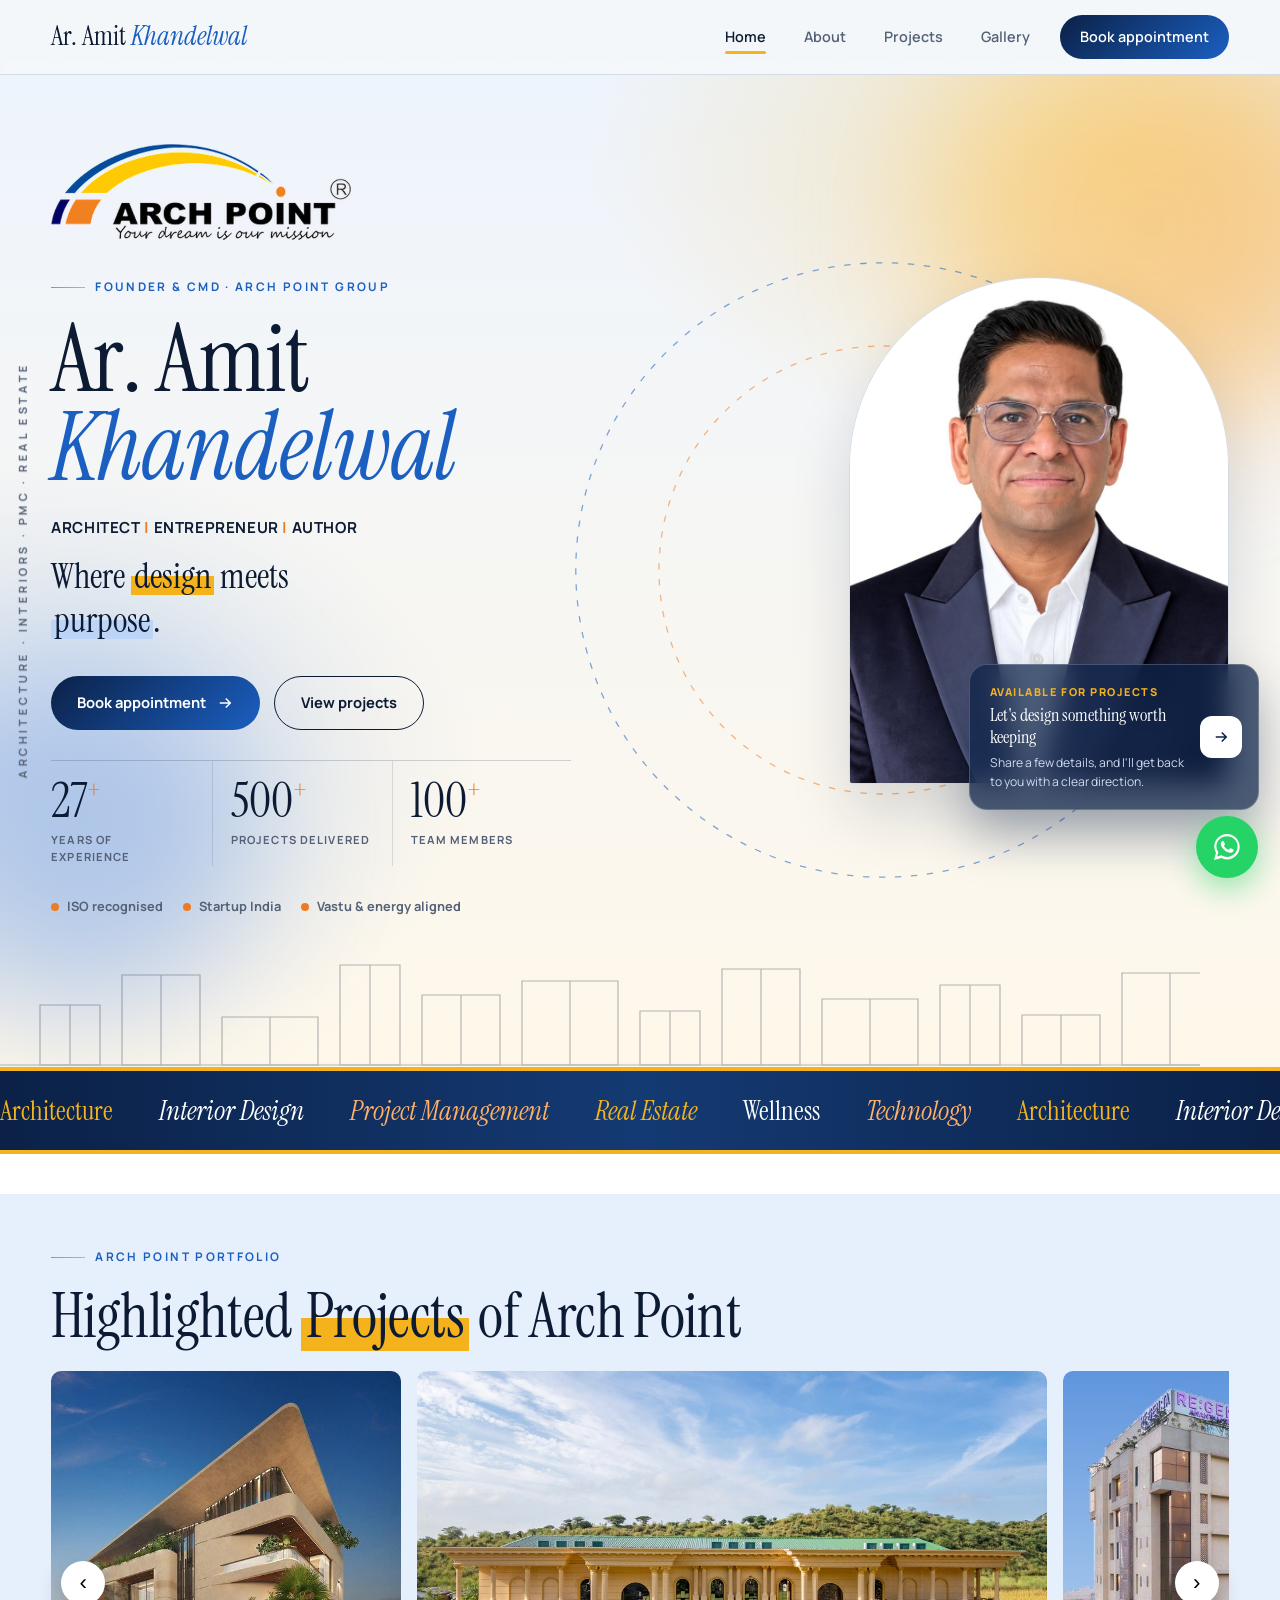
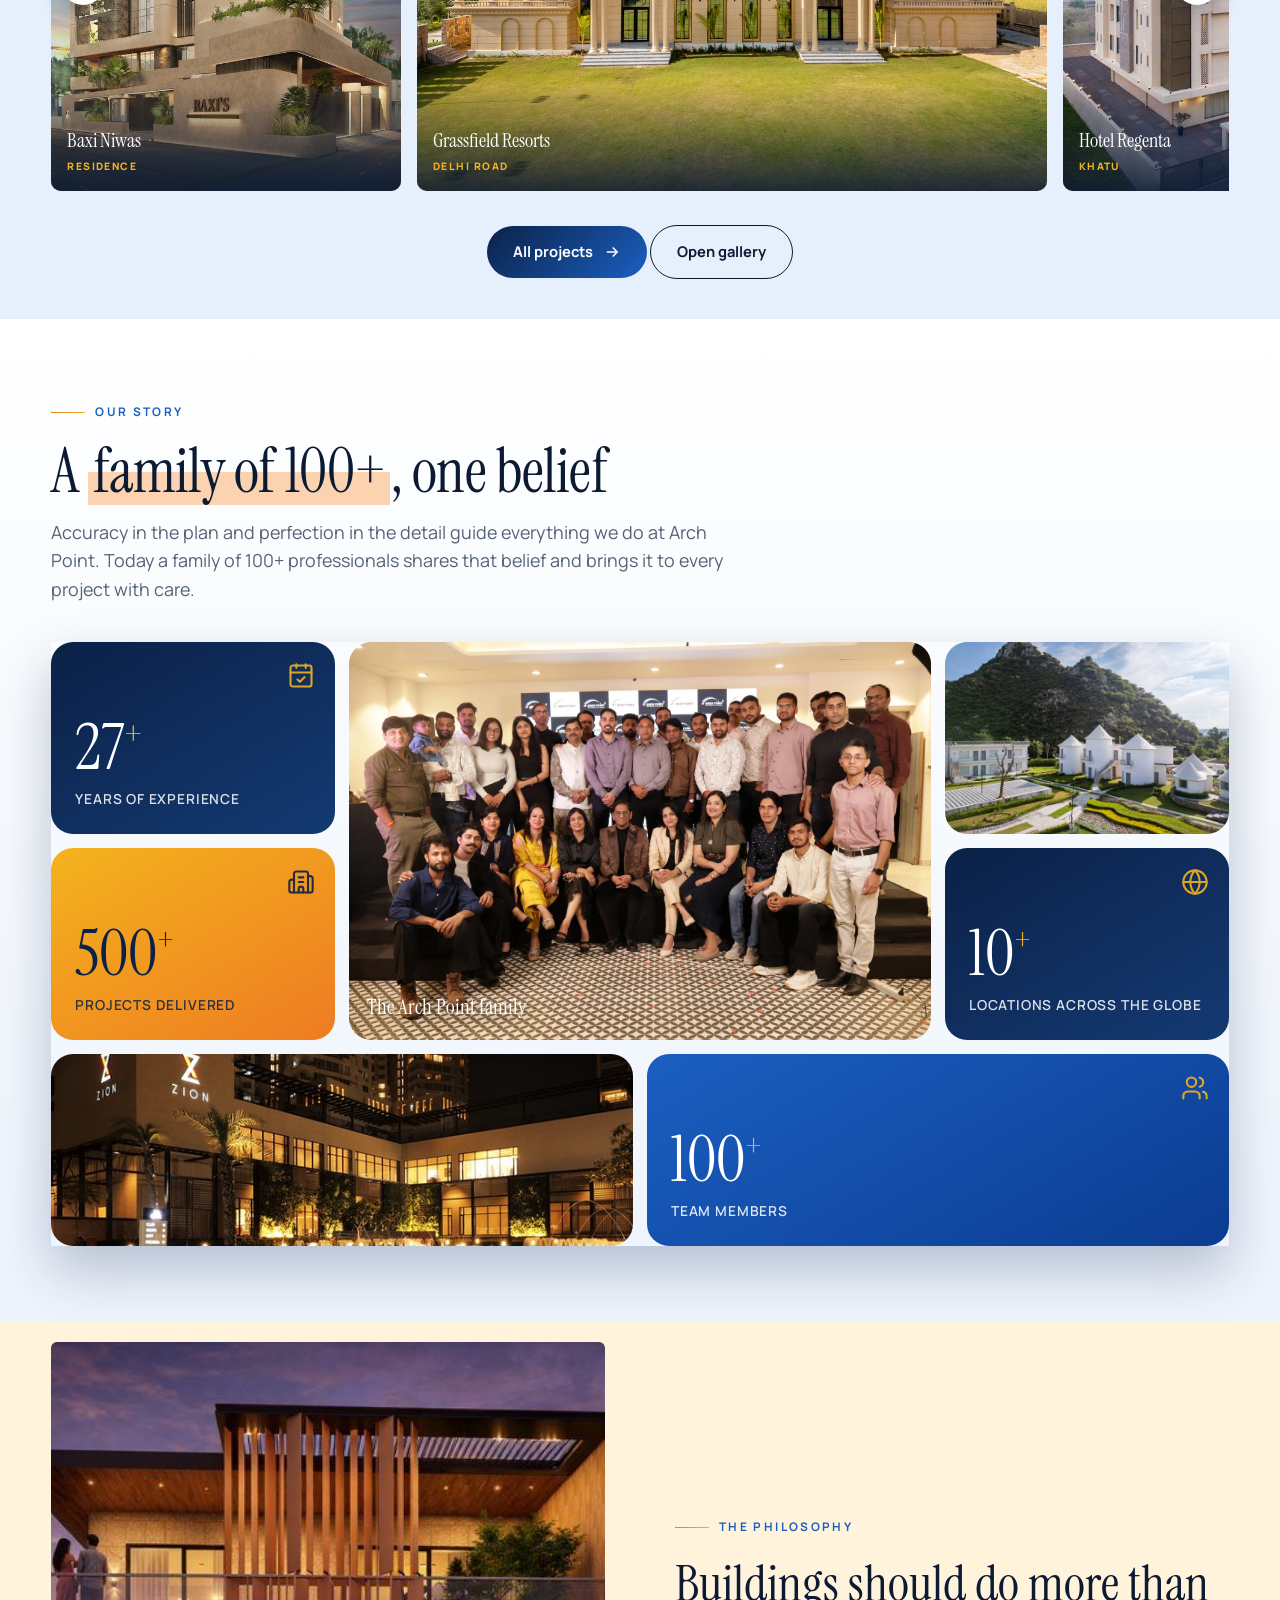
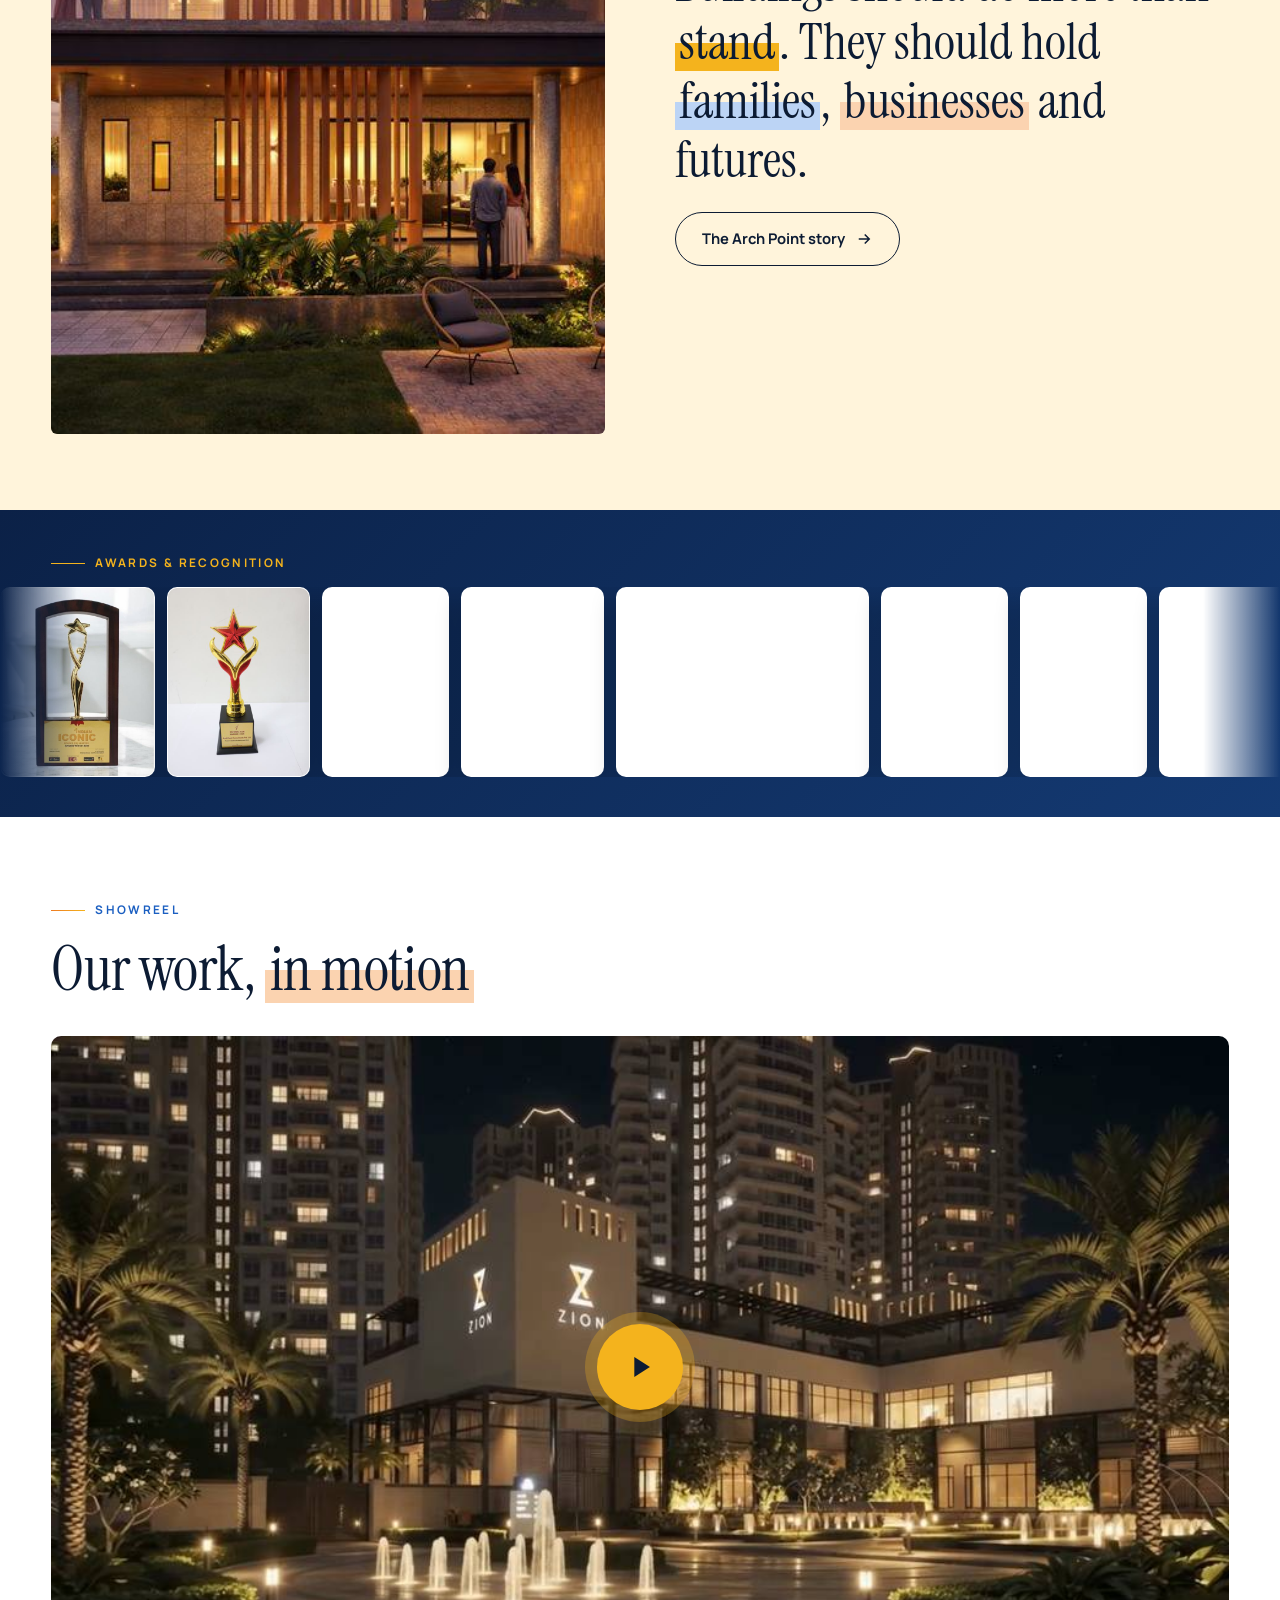
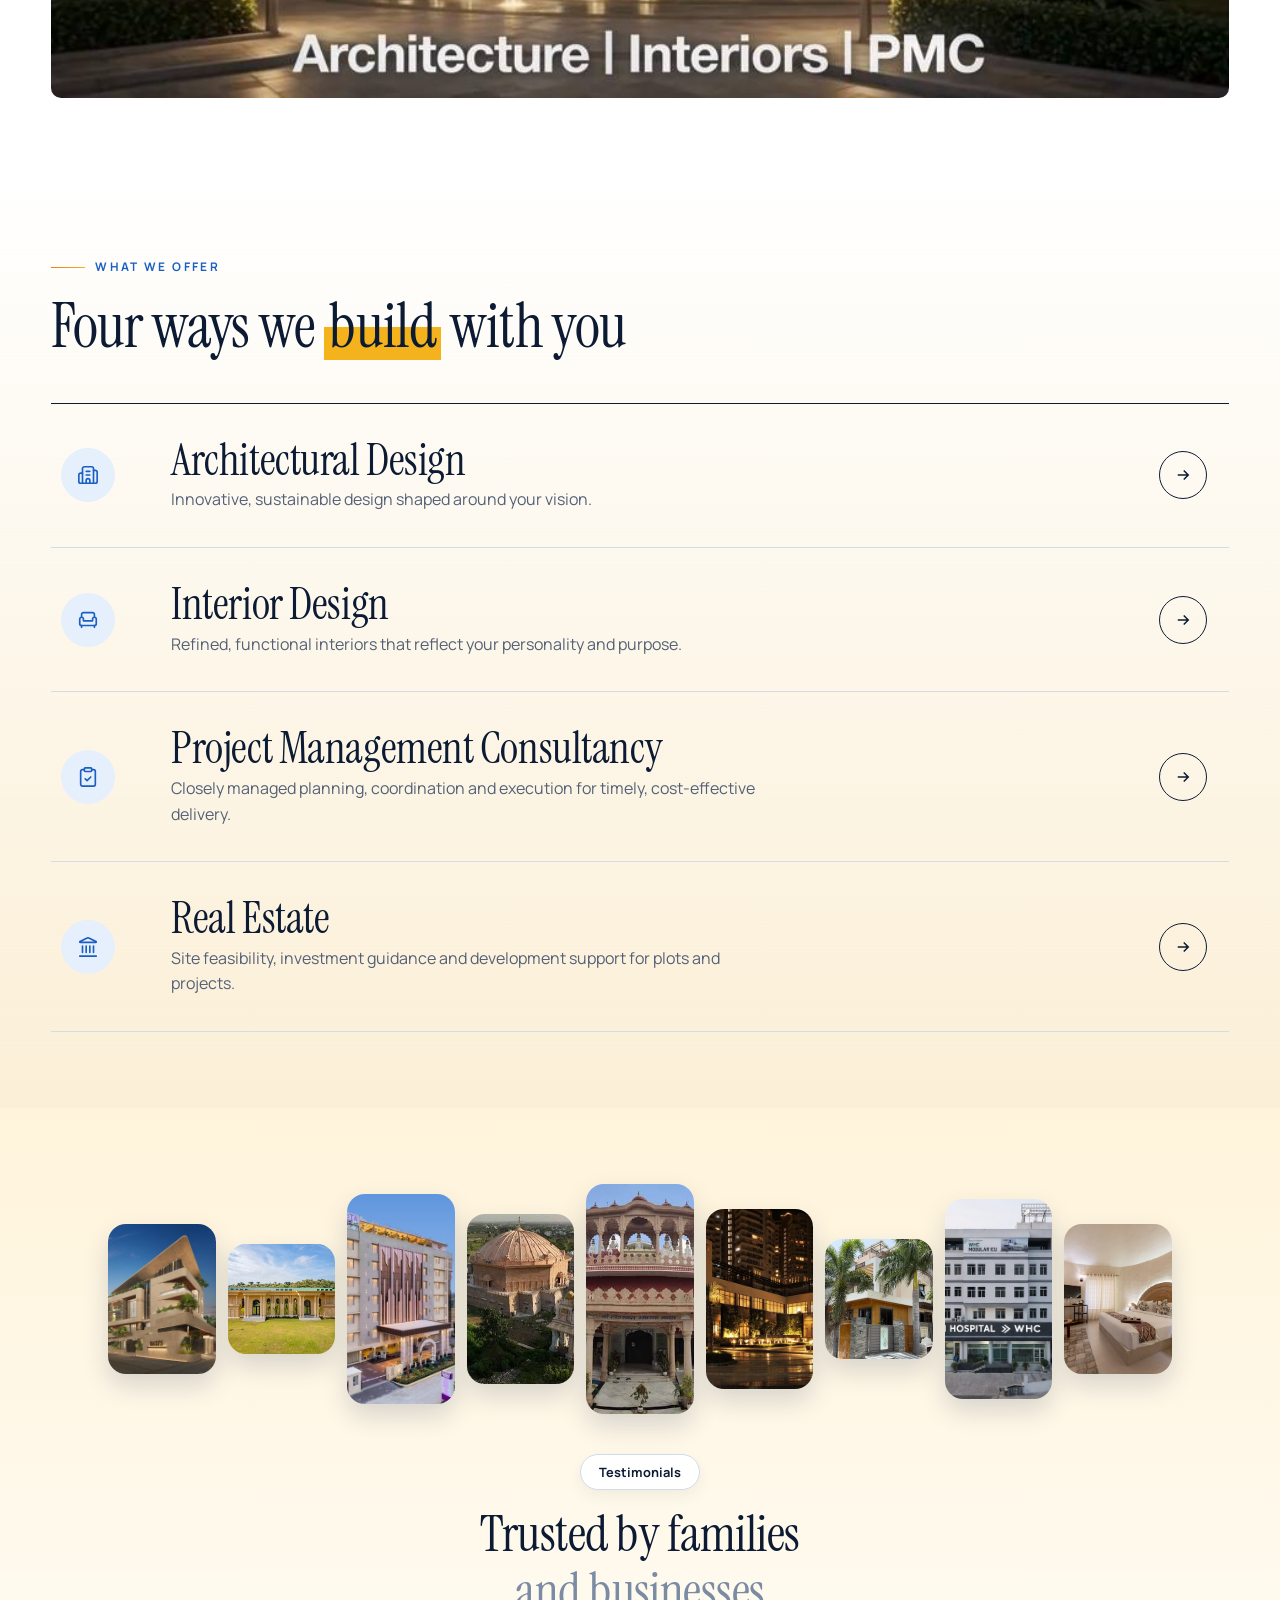
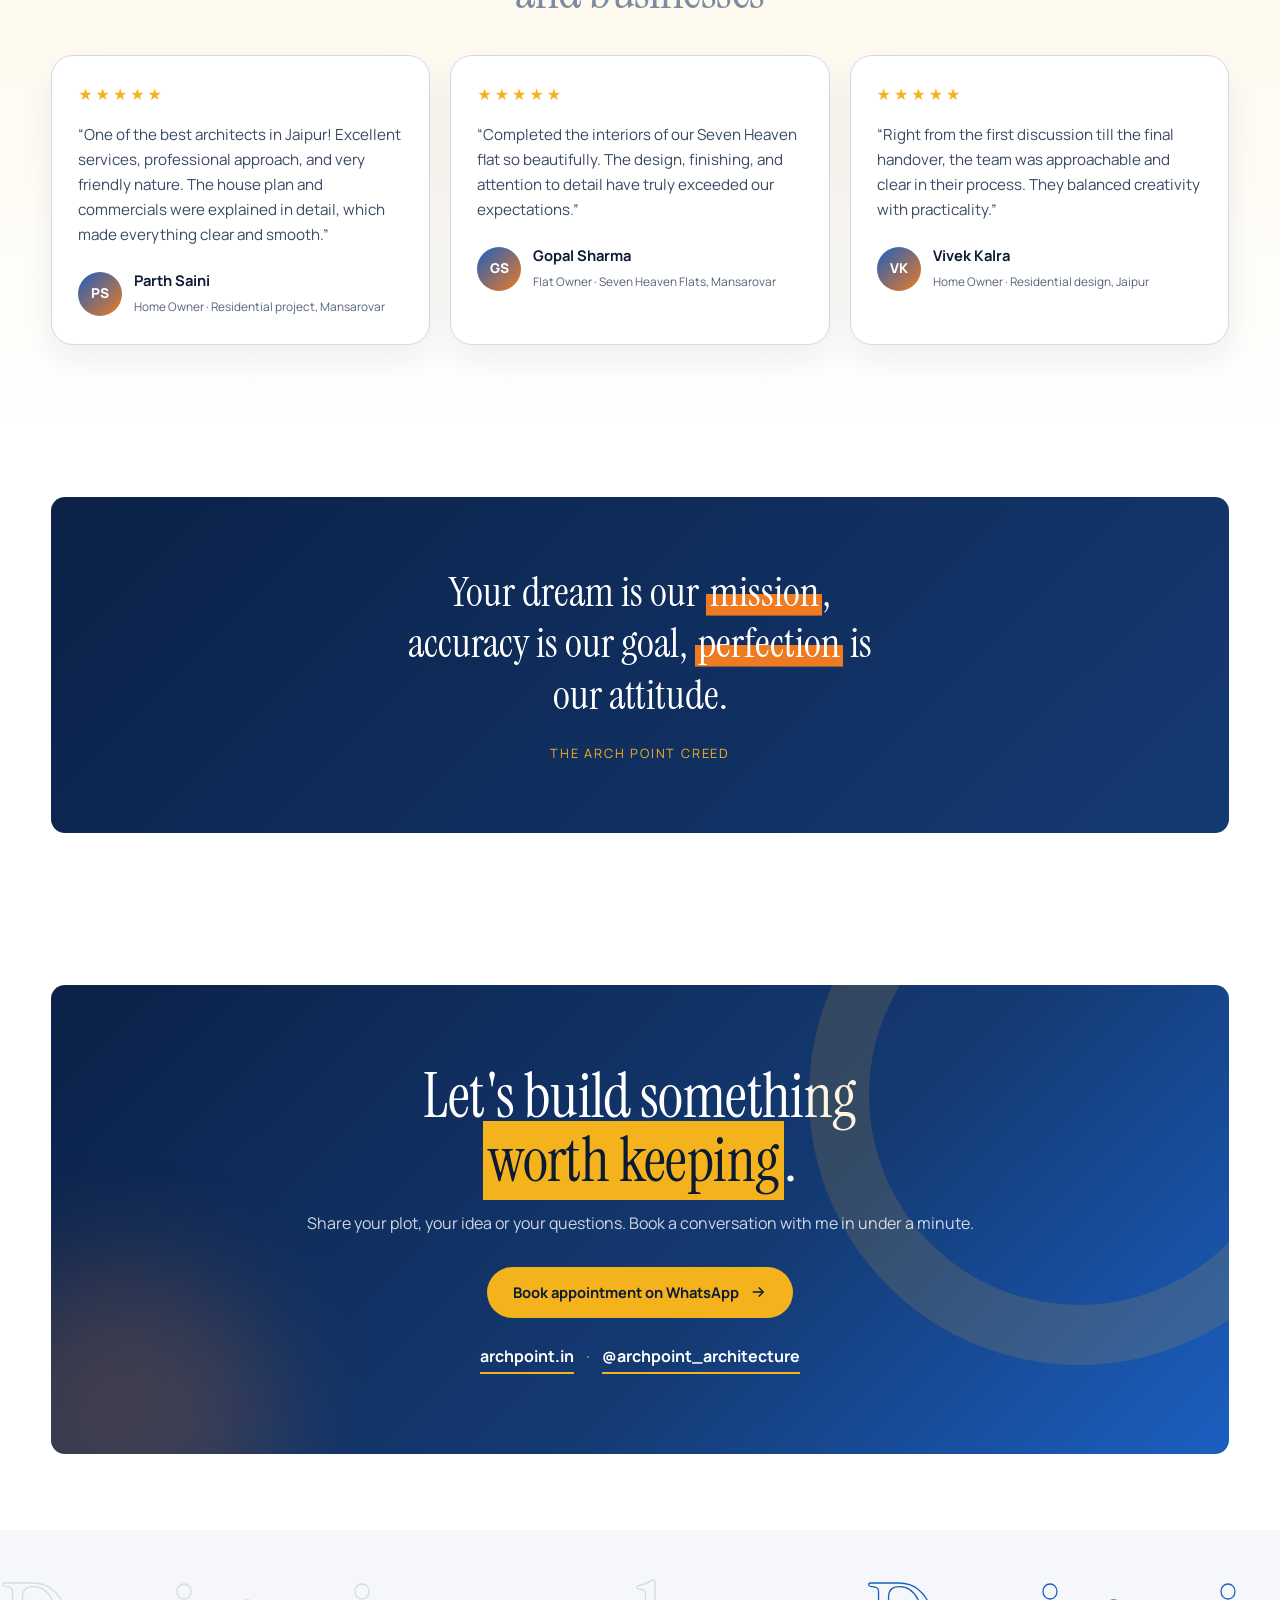
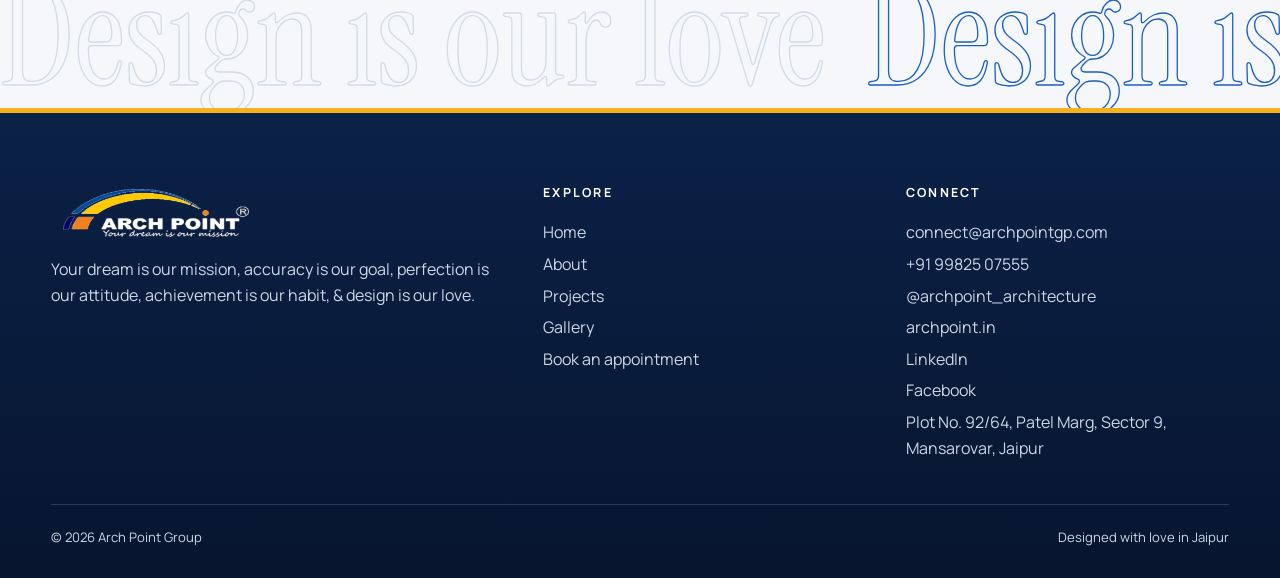
<file: index.html>
<!DOCTYPE html><html lang="en"><head><meta charset="utf-8"><meta name="viewport" content="width=device-width,initial-scale=1"><title>Ar. Amit Khandelwal | Founder & CMD, Arch Point Group</title><meta name="description" content="Portfolio of Ar. Amit Khandelwal, Founder & CMD of Arch Point Group, Jaipur. Architecture, interiors, PMC, real estate and wellness."><meta name="color-scheme" content="light"><link rel="preconnect" href="https://fonts.googleapis.com"><link rel="preconnect" href="https://fonts.gstatic.com" crossorigin><link href="https://fonts.googleapis.com/css2?family=Instrument+Serif:ital@0;1&family=Manrope:wght@400;500;600;700;800&display=swap" rel="stylesheet"><link rel="icon" href="assets/img/logo-apcl.png"><link rel="stylesheet" href="css/site.css?v=bbdde440"></head><body><header class="nav"><div class="wrap"><a class="brand" href="index.html"><span class="bn">Ar. Amit <i>Khandelwal</i></span></a>
<button class="burger" aria-label="Menu"><i></i><i></i></button><nav class="menu"><a href="index.html" class=on>Home</a><a href="about.html">About</a><a href="projects.html">Projects</a><a href="gallery.html">Gallery</a><a class="btn" href="contact.html">Book appointment</a></nav></div></header><main><section class="hero"><div class="vside" aria-hidden="true">Architecture &middot; Interiors &middot; PMC &middot; Real Estate</div><div class="wrap"><div>
<img class="plogo hl1" src="assets/img/logo-primary.png" alt="Arch Point Consultants Pvt. Ltd. - Your dream is our mission">
<div class="eyebrow">Founder &amp; CMD &middot; Arch Point Group</div>
<h1><span data-letters>Ar. Amit</span><span class="n2" data-letters>Khandelwal</span></h1>
<p class="role">ARCHITECT <span>|</span> ENTREPRENEUR <span>|</span> AUTHOR</p>
<p class="tagline">Where <mark class="hl">design</mark> meets <mark class="hl b">purpose</mark>.</p>
<div class="cta"><a class="btn" href="contact.html">Book appointment <svg width="18" height="18" viewBox="0 0 24 24" fill="none" stroke="currentColor" stroke-width="2"><path d="M5 12h14M13 6l6 6-6 6"/></svg></a><a class="btn ghost" href="projects.html">View projects</a></div><div class="hstats rv"><div><b data-n="27">0</b><small>Years of experience</small></div><div><b data-n="500">0</b><small>Projects delivered</small></div><div><b data-n="100">0</b><small>Team members</small></div></div><ul class="trust"><li>ISO recognised</li><li>Startup India</li><li>Vastu &amp; energy aligned</li></ul></div>
<div class="portrait"><div class="arch"><div class="mono">AK</div><img src="assets/amit-2026.jpg" alt="Ar. Amit Khandelwal" fetchpriority="high" decoding="async"></div>
<a class="glass" href="contact.html"><small>Available for projects</small><b>Let's design something worth keeping</b><p>Share a few details, and I'll get back to you with a clear direction.</p><span class="go"><svg width="18" height="18" viewBox="0 0 24 24" fill="none" stroke="currentColor" stroke-width="2"><path d="M5 12h14M13 6l6 6-6 6"/></svg></span></a></div></div><div class="blob b1"></div><div class="blob b2"></div><svg class="orbit" viewBox="0 0 200 200"><circle cx="100" cy="100" r="96"/><circle cx="100" cy="100" r="70"/></svg><div id="elev"></div></section>
<div class="ticker"><div><span>Architecture</span><span>Interior Design</span><span>Project Management</span><span>Real Estate</span><span>Wellness</span><span>Technology</span><span>Architecture</span><span>Interior Design</span><span>Project Management</span><span>Real Estate</span><span>Wellness</span><span>Technology</span></div></div>
<section class="hlsec"><div class="wrap"><div class="eyebrow">Arch Point portfolio</div><h2 class="rv">Highlighted <mark class="hl">Projects</mark> of Arch Point</h2><div style="height:22px"></div><div class="car"><div class="strip"><figure class="cs" style="--r:0.833" data-t="Baxi Niwas" data-k="Residence" tabindex="0"><img src="assets/img/baxi-exterior.jpg" data-full="assets/img/baxi-exterior.jpg" alt="Baxi Niwas" loading="lazy" decoding="async"><figcaption><b>Baxi Niwas</b><span>Residence</span></figcaption></figure><figure class="cs" style="--r:1.499" data-t="Grassfield Resorts" data-k="Delhi Road" tabindex="0"><img src="assets/img/grassfield-clubhouse.jpg" data-full="assets/img/grassfield-clubhouse.jpg" alt="Grassfield Resorts" loading="lazy" decoding="async"><figcaption><b>Grassfield Resorts</b><span>Delhi Road</span></figcaption></figure><figure class="cs" style="--r:1.333" data-t="Hotel Regenta" data-k="Khatu" tabindex="0"><img src="assets/img/regenta-exterior.jpg" data-full="assets/img/regenta-exterior.jpg" alt="Hotel Regenta" loading="lazy" decoding="async"><figcaption><b>Hotel Regenta</b><span>Khatu</span></figcaption></figure><figure class="cs" style="--r:1.600" data-t="Dhai Dweep" data-k="Indore" tabindex="0"><img src="assets/img/dhai-aerial.jpg" data-full="assets/img/dhai-aerial.jpg" alt="Dhai Dweep" loading="lazy" decoding="async"><figcaption><b>Dhai Dweep</b><span>Indore</span></figcaption></figure></div><button class="cb cp" type="button" aria-label="Previous">&lsaquo;</button><button class="cb cn" type="button" aria-label="Next">&rsaquo;</button></div><div style="text-align:center;margin-top:30px"><a class="btn" href="projects.html">All projects <svg width="18" height="18" viewBox="0 0 24 24" fill="none" stroke="currentColor" stroke-width="2"><path d="M5 12h14M13 6l6 6-6 6"/></svg></a> <a class="btn ghost" href="gallery.html">Open gallery</a></div></div></section>
<section class="story"><div class="wrap"><div class="eyebrow">Our story</div><h2 class="rv">A <mark class="hl o">family of 100+</mark>, one belief</h2><p class="lead" style="max-width:62ch;margin-top:14px">Accuracy in the plan and perfection in the detail guide everything we do at Arch Point. Today a family of 100+ professionals shares that belief and brings it to every project with care.</p>
<div class="bn numbers"><div class="d" style="grid-area:a"><b data-n="27">0</b><svg
  class="ic" aria-hidden="true"
  xmlns="http://www.w3.org/2000/svg"
  width="22"
  height="22"
  viewBox="0 0 24 24"
  fill="none"
  stroke="currentColor"
  stroke-width="2"
  stroke-linecap="round"
  stroke-linejoin="round"
>
  <path d="M8 2v3" />
  <path d="M16 2v3" />
  <rect x="3" y="3" width="18" height="18" rx="2" />
  <path d="M3 9h18" />
  <path d="m9 15 2 2 4-4" />
</svg><small>Years of experience</small></div>
<div class="p" style="grid-area:b"><img src="assets/img/team.jpg" alt="The Arch Point team" loading="lazy" decoding="async"><span>The Arch Point family</span></div>
<div class="p" style="grid-area:c"><img src="assets/img/t/grassfield-cottages.jpg" alt="Grassfield Resorts" loading="lazy" decoding="async"></div>
<div class="d y" style="grid-area:d"><b data-n="500">0</b><svg
  class="ic" aria-hidden="true"
  xmlns="http://www.w3.org/2000/svg"
  width="22"
  height="22"
  viewBox="0 0 24 24"
  fill="none"
  stroke="currentColor"
  stroke-width="2"
  stroke-linecap="round"
  stroke-linejoin="round"
>
  <path d="M10 12h4" />
  <path d="M10 8h4" />
  <path d="M14 21v-3a2 2 0 0 0-4 0v3" />
  <path d="M6 10H4a2 2 0 0 0-2 2v7a2 2 0 0 0 2 2h16a2 2 0 0 0 2-2V9a2 2 0 0 0-2-2h-2" />
  <path d="M6 21V5a2 2 0 0 1 2-2h8a2 2 0 0 1 2 2v16" />
</svg><small>Projects delivered</small></div>
<div class="d" style="grid-area:e"><b data-n="10">0</b><svg
  class="ic" aria-hidden="true"
  xmlns="http://www.w3.org/2000/svg"
  width="22"
  height="22"
  viewBox="0 0 24 24"
  fill="none"
  stroke="currentColor"
  stroke-width="2"
  stroke-linecap="round"
  stroke-linejoin="round"
>
  <circle cx="12" cy="12" r="10" />
  <path d="M12 2a14.5 14.5 0 0 0 0 20 14.5 14.5 0 0 0 0-20" />
  <path d="M2 12h20" />
</svg><small>Locations across the globe</small></div>
<div class="p" style="grid-area:f"><img src="assets/img/t/zion-1.jpg" alt="Zion Club" loading="lazy" decoding="async"></div>
<div class="d b" style="grid-area:g"><b data-n="100">0</b><svg
  class="ic" aria-hidden="true"
  xmlns="http://www.w3.org/2000/svg"
  width="22"
  height="22"
  viewBox="0 0 24 24"
  fill="none"
  stroke="currentColor"
  stroke-width="2"
  stroke-linecap="round"
  stroke-linejoin="round"
>
  <path d="M16 21v-2a4 4 0 0 0-4-4H6a4 4 0 0 0-4 4v2" />
  <path d="M16 3.128a4 4 0 0 1 0 7.744" />
  <path d="M22 21v-2a4 4 0 0 0-3-3.87" />
  <circle cx="9" cy="7" r="4" />
</svg><small>Team members</small></div></div></div></section>
<section style="padding-top:20px"><div class="wrap split"><div class="imgrv rv" style="aspect-ratio:4/5"><img src="assets/img/sangeeta-exterior.jpg" alt="Sangeeta Ji Residence, Ajmer" loading="lazy" decoding="async"></div>
<div class="rv d1"><div class="eyebrow">The philosophy</div><p class="bigq">Buildings should do more than <mark class="hl">stand</mark>. They should hold <mark class="hl b">families</mark>, <mark class="hl o">businesses</mark> and futures.</p><div style="height:22px"></div><a class="btn ghost" href="about.html">The Arch Point story <svg width="18" height="18" viewBox="0 0 24 24" fill="none" stroke="currentColor" stroke-width="2"><path d="M5 12h14M13 6l6 6-6 6"/></svg></a></div></div></section>
<section class="awsec"><div class="wrap"><div class="eyebrow">Awards &amp; recognition</div></div><div class="hmar rv" aria-label="Awards and achievements"><div class="hrow"><a href="gallery.html#achievements"><img src="assets/img/t/ach-iibl-trophy.jpg" alt="IIBL Award 2024" loading="lazy" decoding="async"></a><a href="gallery.html#achievements"><img src="assets/img/t/ach-national-icon-trophy.jpg" alt="National Icon Award 2025" loading="lazy" decoding="async"></a><a href="gallery.html#achievements"><img src="assets/img/t/ach-asia-leadership-trophy.jpg" alt="Asia&#x27;s Leadership Awards" loading="lazy" decoding="async"></a><a href="gallery.html#achievements"><img src="assets/img/t/award-2025.jpg" alt="Excellence Awards 2025" loading="lazy" decoding="async"></a><a href="gallery.html#achievements"><img src="assets/img/t/ach-womens-day-stage.jpg" alt="Women&#x27;s Day felicitation" loading="lazy" decoding="async"></a><a href="gallery.html#achievements"><img src="assets/img/t/ach-iibl-certificate.jpg" alt="Most Admired Architecture Company" loading="lazy" decoding="async"></a><a href="gallery.html#achievements"><img src="assets/img/t/ach-pride-of-rajasthan.jpg" alt="Pride of Rajasthan" loading="lazy" decoding="async"></a><a href="gallery.html#achievements"><img src="assets/img/t/ach-asia-leadership-certificate.jpg" alt="3rd Asia&#x27;s Leadership Awards" loading="lazy" decoding="async"></a><a href="gallery.html#achievements"><img src="assets/img/t/ach-national-icon-certificate.jpg" alt="National Icon Awards 2025" loading="lazy" decoding="async"></a><a href="gallery.html#achievements" aria-hidden="true" tabindex="-1"><img src="assets/img/t/ach-iibl-trophy.jpg" alt="" loading="lazy" decoding="async"></a><a href="gallery.html#achievements" aria-hidden="true" tabindex="-1"><img src="assets/img/t/ach-national-icon-trophy.jpg" alt="" loading="lazy" decoding="async"></a><a href="gallery.html#achievements" aria-hidden="true" tabindex="-1"><img src="assets/img/t/ach-asia-leadership-trophy.jpg" alt="" loading="lazy" decoding="async"></a><a href="gallery.html#achievements" aria-hidden="true" tabindex="-1"><img src="assets/img/t/award-2025.jpg" alt="" loading="lazy" decoding="async"></a><a href="gallery.html#achievements" aria-hidden="true" tabindex="-1"><img src="assets/img/t/ach-womens-day-stage.jpg" alt="" loading="lazy" decoding="async"></a><a href="gallery.html#achievements" aria-hidden="true" tabindex="-1"><img src="assets/img/t/ach-iibl-certificate.jpg" alt="" loading="lazy" decoding="async"></a><a href="gallery.html#achievements" aria-hidden="true" tabindex="-1"><img src="assets/img/t/ach-pride-of-rajasthan.jpg" alt="" loading="lazy" decoding="async"></a><a href="gallery.html#achievements" aria-hidden="true" tabindex="-1"><img src="assets/img/t/ach-asia-leadership-certificate.jpg" alt="" loading="lazy" decoding="async"></a><a href="gallery.html#achievements" aria-hidden="true" tabindex="-1"><img src="assets/img/t/ach-national-icon-certificate.jpg" alt="" loading="lazy" decoding="async"></a></div></div></section>
<section><div class="wrap"><div class="eyebrow">Showreel</div><h2 class="rv">Our work, <mark class="hl o">in motion</mark></h2><div class="reel rv" id="reel"><img src="assets/showreel-poster.jpg" alt="Arch Point showreel: architecture, interiors and PMC" loading="lazy" decoding="async"><button class="rp" type="button" aria-label="Play showreel"><svg width="34" height="34" viewBox="0 0 24 24" fill="currentColor"><path d="M8 5v14l11-7z"/></svg></button></div></div></section>
<section><div class="wrap"><div class="eyebrow">What we offer</div><h2 class="rv">Four ways we <mark class="hl">build</mark> with you</h2><div class="svc">
<a class="rv" href="projects.html"><i><svg
  class="ic" aria-hidden="true"
  xmlns="http://www.w3.org/2000/svg"
  width="22"
  height="22"
  viewBox="0 0 24 24"
  fill="none"
  stroke="currentColor"
  stroke-width="2"
  stroke-linecap="round"
  stroke-linejoin="round"
>
  <path d="M10 12h4" />
  <path d="M10 8h4" />
  <path d="M14 21v-3a2 2 0 0 0-4 0v3" />
  <path d="M6 10H4a2 2 0 0 0-2 2v7a2 2 0 0 0 2 2h16a2 2 0 0 0 2-2V9a2 2 0 0 0-2-2h-2" />
  <path d="M6 21V5a2 2 0 0 1 2-2h8a2 2 0 0 1 2 2v16" />
</svg></i><div><h3>Architectural Design</h3><p>Innovative, sustainable design shaped around your vision.</p></div><span class="go"><svg width="18" height="18" viewBox="0 0 24 24" fill="none" stroke="currentColor" stroke-width="2"><path d="M5 12h14M13 6l6 6-6 6"/></svg></span></a>
<a class="rv d1" href="projects.html"><i><svg
  class="ic" aria-hidden="true"
  xmlns="http://www.w3.org/2000/svg"
  width="22"
  height="22"
  viewBox="0 0 24 24"
  fill="none"
  stroke="currentColor"
  stroke-width="2"
  stroke-linecap="round"
  stroke-linejoin="round"
>
  <path d="M19 9V6a2 2 0 0 0-2-2H7a2 2 0 0 0-2 2v3" />
  <path d="M3 16a2 2 0 0 0 2 2h14a2 2 0 0 0 2-2v-5a2 2 0 0 0-4 0v1.5a.5.5 0 0 1-.5.5h-9a.5.5 0 0 1-.5-.5V11a2 2 0 0 0-4 0z" />
  <path d="M5 18v2" />
  <path d="M19 18v2" />
</svg></i><div><h3>Interior Design</h3><p>Refined, functional interiors that reflect your personality and purpose.</p></div><span class="go"><svg width="18" height="18" viewBox="0 0 24 24" fill="none" stroke="currentColor" stroke-width="2"><path d="M5 12h14M13 6l6 6-6 6"/></svg></span></a>
<a class="rv d2" href="projects.html"><i><svg
  class="ic" aria-hidden="true"
  xmlns="http://www.w3.org/2000/svg"
  width="22"
  height="22"
  viewBox="0 0 24 24"
  fill="none"
  stroke="currentColor"
  stroke-width="2"
  stroke-linecap="round"
  stroke-linejoin="round"
>
  <rect width="8" height="4" x="8" y="2" rx="1" ry="1" />
  <path d="M16 4h2a2 2 0 0 1 2 2v14a2 2 0 0 1-2 2H6a2 2 0 0 1-2-2V6a2 2 0 0 1 2-2h2" />
  <path d="m9 14 2 2 4-4" />
</svg></i><div><h3>Project Management Consultancy</h3><p>Closely managed planning, coordination and execution for timely, cost-effective delivery.</p></div><span class="go"><svg width="18" height="18" viewBox="0 0 24 24" fill="none" stroke="currentColor" stroke-width="2"><path d="M5 12h14M13 6l6 6-6 6"/></svg></span></a>
<a class="rv d3" href="contact.html"><i><svg
  class="ic" aria-hidden="true"
  xmlns="http://www.w3.org/2000/svg"
  width="22"
  height="22"
  viewBox="0 0 24 24"
  fill="none"
  stroke="currentColor"
  stroke-width="2"
  stroke-linecap="round"
  stroke-linejoin="round"
>
  <path d="M10 18v-7" />
  <path d="M11.119 2.205a2 2 0 0 1 1.762 0l7.84 3.846A.5.5 0 0 1 20.5 7h-17a.5.5 0 0 1-.22-.949z" />
  <path d="M14 18v-7" />
  <path d="M18 18v-7" />
  <path d="M3 22h18" />
  <path d="M6 18v-7" />
</svg></i><div><h3>Real Estate</h3><p>Site feasibility, investment guidance and development support for plots and projects.</p></div><span class="go"><svg width="18" height="18" viewBox="0 0 24 24" fill="none" stroke="currentColor" stroke-width="2"><path d="M5 12h14M13 6l6 6-6 6"/></svg></span></a></div></div></section>
<section class="tsec"><div class="wrap"><div class="tmrow" aria-hidden="true"><img class="tm t0" style="--h:150px;--d:0" src="assets/img/t/baxi-exterior.jpg" alt="" loading="lazy" decoding="async"><img class="tm t1" style="--h:110px;--d:1" src="assets/img/t/grassfield-clubhouse.jpg" alt="" loading="lazy" decoding="async"><img class="tm t2" style="--h:210px;--d:2" src="assets/img/t/regenta-exterior.jpg" alt="" loading="lazy" decoding="async"><img class="tm t3" style="--h:170px;--d:3" src="assets/img/t/dhai-aerial.jpg" alt="" loading="lazy" decoding="async"><img class="tm t4" style="--h:230px;--d:4" src="assets/img/t/todarmal-facade.jpg" alt="" loading="lazy" decoding="async"><img class="tm t5" style="--h:180px;--d:5" src="assets/img/t/zion-1.jpg" alt="" loading="lazy" decoding="async"><img class="tm t6" style="--h:120px;--d:6" src="assets/img/t/bhagwati-front.jpg" alt="" loading="lazy" decoding="async"><img class="tm t7" style="--h:200px;--d:7" src="assets/img/t/amarjain-front-day.jpg" alt="" loading="lazy" decoding="async"><img class="tm t8" style="--h:150px;--d:8" src="assets/img/t/grassfield-room-dome.jpg" alt="" loading="lazy" decoding="async"></div><div class="tcen"><span class="pill2">Testimonials</span><h2 class="rv">Trusted by families <span>and businesses</span></h2></div><div class="tg"><article class="tc3 rv"><div class="stars">&#9733;&#9733;&#9733;&#9733;&#9733;</div><p>&ldquo;One of the best architects in Jaipur! Excellent services, professional approach, and very friendly nature. The house plan and commercials were explained in detail, which made everything clear and smooth.&rdquo;</p><div class="who"><i>PS</i><div><b>Parth Saini</b><span>Home Owner &middot; Residential project, Mansarovar</span></div></div></article><article class="tc3 rv"><div class="stars">&#9733;&#9733;&#9733;&#9733;&#9733;</div><p>&ldquo;Completed the interiors of our Seven Heaven flat so beautifully. The design, finishing, and attention to detail have truly exceeded our expectations.&rdquo;</p><div class="who"><i>GS</i><div><b>Gopal Sharma</b><span>Flat Owner &middot; Seven Heaven Flats, Mansarovar</span></div></div></article><article class="tc3 rv"><div class="stars">&#9733;&#9733;&#9733;&#9733;&#9733;</div><p>&ldquo;Right from the first discussion till the final handover, the team was approachable and clear in their process. They balanced creativity with practicality.&rdquo;</p><div class="who"><i>VK</i><div><b>Vivek Kalra</b><span>Home Owner &middot; Residential design, Jaipur</span></div></div></article></div></div></section>
<section><div class="wrap"><div class="quote rv"><blockquote>Your dream is our <mark class="hl">mission</mark>, accuracy is our goal, <mark class="hl">perfection</mark> is our attitude.</blockquote><cite>The Arch Point creed</cite></div></div></section>
<section><div class="wrap"><div class="ctab rv"><h2>Let's build something <mark class="hl full" style="color:#0C1B33">worth keeping</mark>.</h2><p>Share your plot, your idea or your questions. Book a conversation with me in under a minute.</p><a class="btn" href="contact.html">Book appointment on WhatsApp <svg width="18" height="18" viewBox="0 0 24 24" fill="none" stroke="currentColor" stroke-width="2"><path d="M5 12h14M13 6l6 6-6 6"/></svg></a><p class="soc"><a href="https://archpoint.in" target="_blank" rel="noopener">archpoint.in</a><span>&middot;</span><a href="https://instagram.com/archpoint_architecture" target="_blank" rel="noopener">@archpoint_architecture</a></p></div></div></section></main><div class="wmw"><div class="wm"><span>Design is our love</span><span>Design is our love</span><span>Design is our love</span><span>Design is our love</span></div></div><footer><div class="wrap"><div><img class="plogo" src="assets/img/logo-primary-light.png" alt="Arch Point Consultants Pvt. Ltd."><p>Your dream is our mission, accuracy is our goal, perfection is our attitude, achievement is our habit, &amp; design is our love.</p></div>
<div><h4>Explore</h4><a href="index.html">Home</a><a href="about.html">About</a><a href="projects.html">Projects</a><a href="gallery.html">Gallery</a><a href="contact.html">Book an appointment</a></div>
<div><h4>Connect</h4><a href="mailto:connect@archpointgp.com">connect@archpointgp.com</a><a href="tel:+919982507555">+91 99825 07555</a><a href="https://instagram.com/archpoint_architecture" target="_blank" rel="noopener">@archpoint_architecture</a><a href="https://archpoint.in" target="_blank" rel="noopener">archpoint.in</a><a href="https://www.linkedin.com/company/14409093" target="_blank" rel="noopener">LinkedIn</a><a href="https://www.facebook.com/teamarchpoint/" target="_blank" rel="noopener">Facebook</a><a>Plot No. 92/64, Patel Marg, Sector 9, Mansarovar, Jaipur</a></div>
<div class="cp"><span>&copy; 2026 Arch Point Group</span><span>Designed with love in Jaipur</span></div></div></footer>
<a class="fab" href="contact.html" aria-label="Book on WhatsApp"><svg viewBox="0 0 32 32"><path d="M16 3C9 3 3.3 8.6 3.3 15.5c0 2.3.6 4.4 1.7 6.3L3 29l7.4-1.9a12.8 12.8 0 0 0 5.6 1.3c7 0 12.7-5.6 12.7-12.5S23 3 16 3zm0 22.9c-1.8 0-3.6-.5-5.100-1.400l-.4-.2-4.400 1.100 1.200-4.200-.3-.4a10.200 10.200 0 0 1-1.600-5.500C5.400 9.800 10.100 5.200 16 5.200S26.600 9.800 26.600 15.500 21.900 25.900 16 25.900zm5.800-7.600c-.3-.2-1.900-.9-2.200-1-.3-.1-.5-.2-.7.200s-.8 1-1 1.200c-.2.200-.4.200-.7.100a8.400 8.400 0 0 1-4.200-3.700c-.3-.6.300-.5.900-1.700.1-.2 0-.4 0-.5l-1-2.300c-.2-.6-.5-.5-.7-.5h-.6c-.2 0-.5.100-.8.400-.3.300-1.100 1.100-1.100 2.600s1.100 3 1.300 3.200c.2.200 2.200 3.400 5.400 4.700 2 .8 2.800.9 3.800.7.600-.1 1.900-.8 2.200-1.500.3-.7.300-1.400.2-1.500-.1-.2-.3-.2-.6-.4z"/></svg></a><div class="lb"><button class="x" aria-label="Close">&times;</button><button class="pv" aria-label="Previous">&lsaquo;</button><img alt=""><p></p><button class="nx" aria-label="Next">&rsaquo;</button></div><script src="js/site.js?v=aab65785"></script></body></html>
</file>
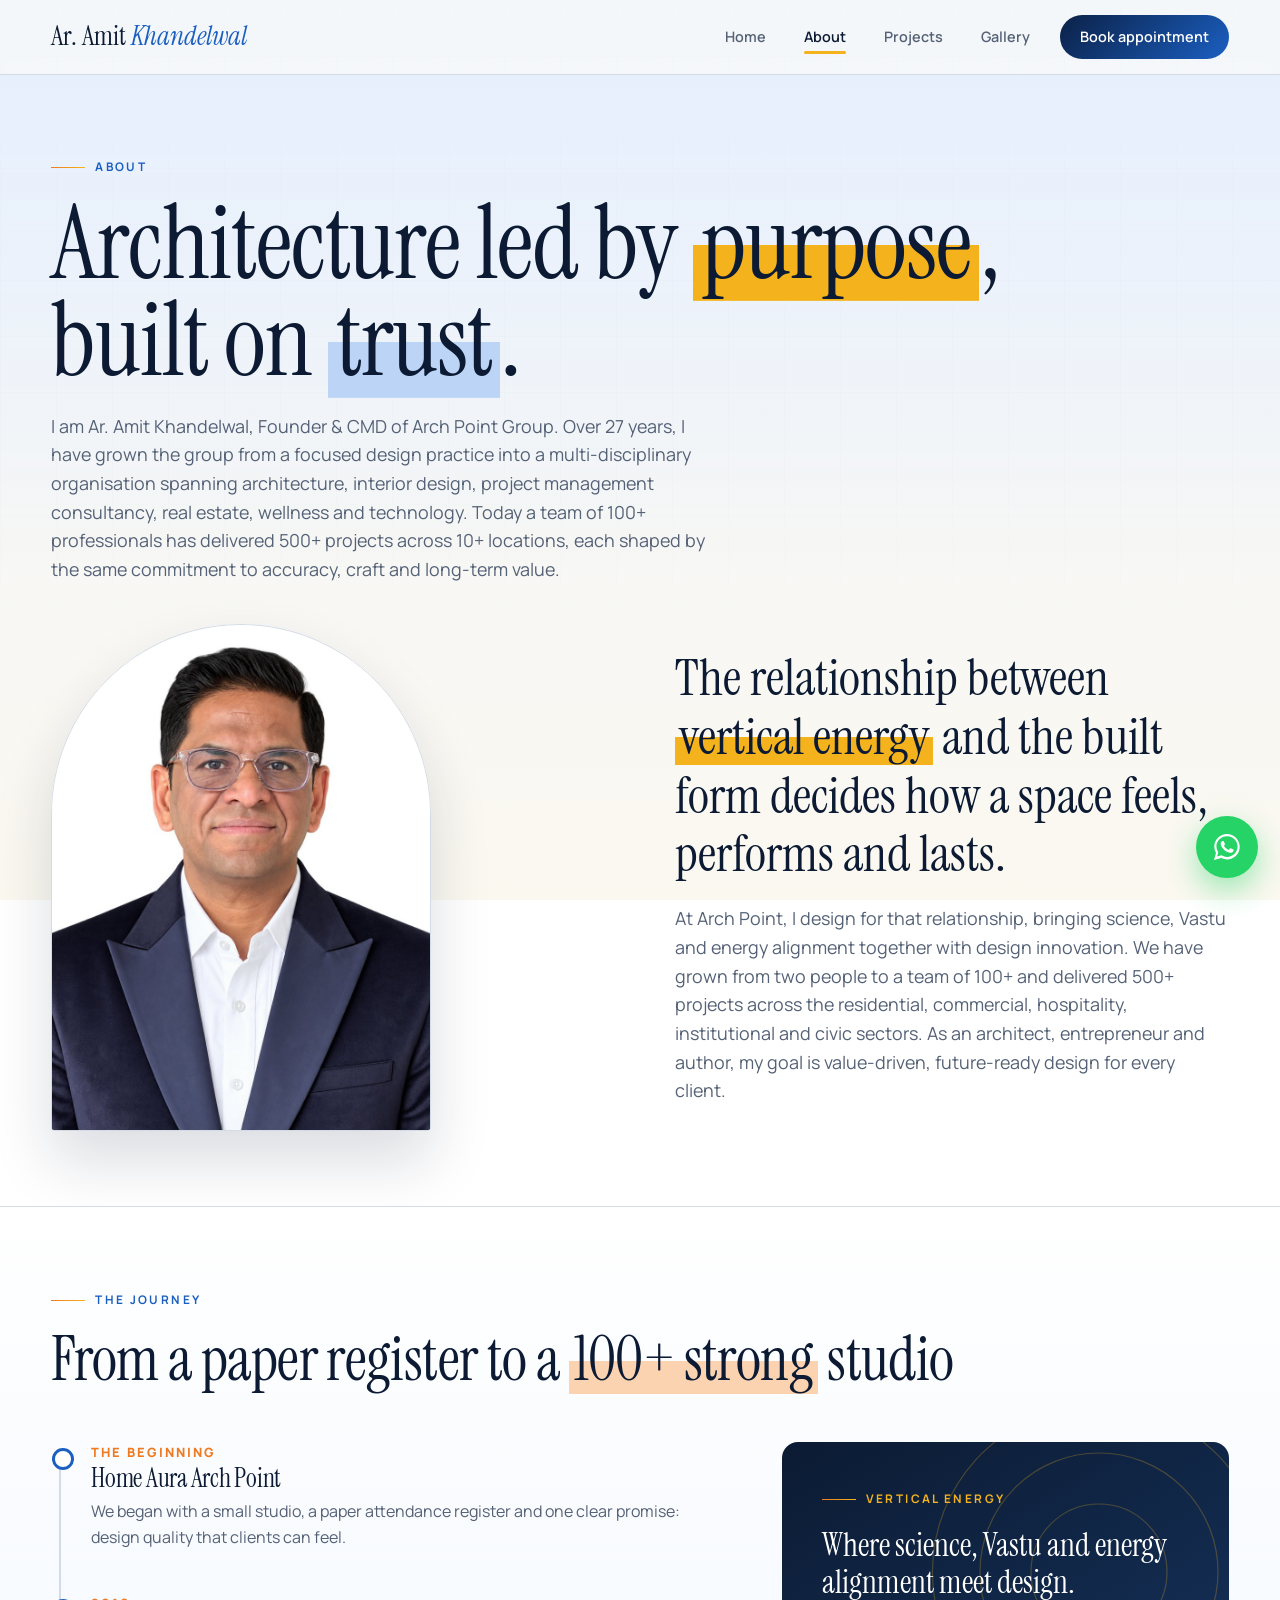
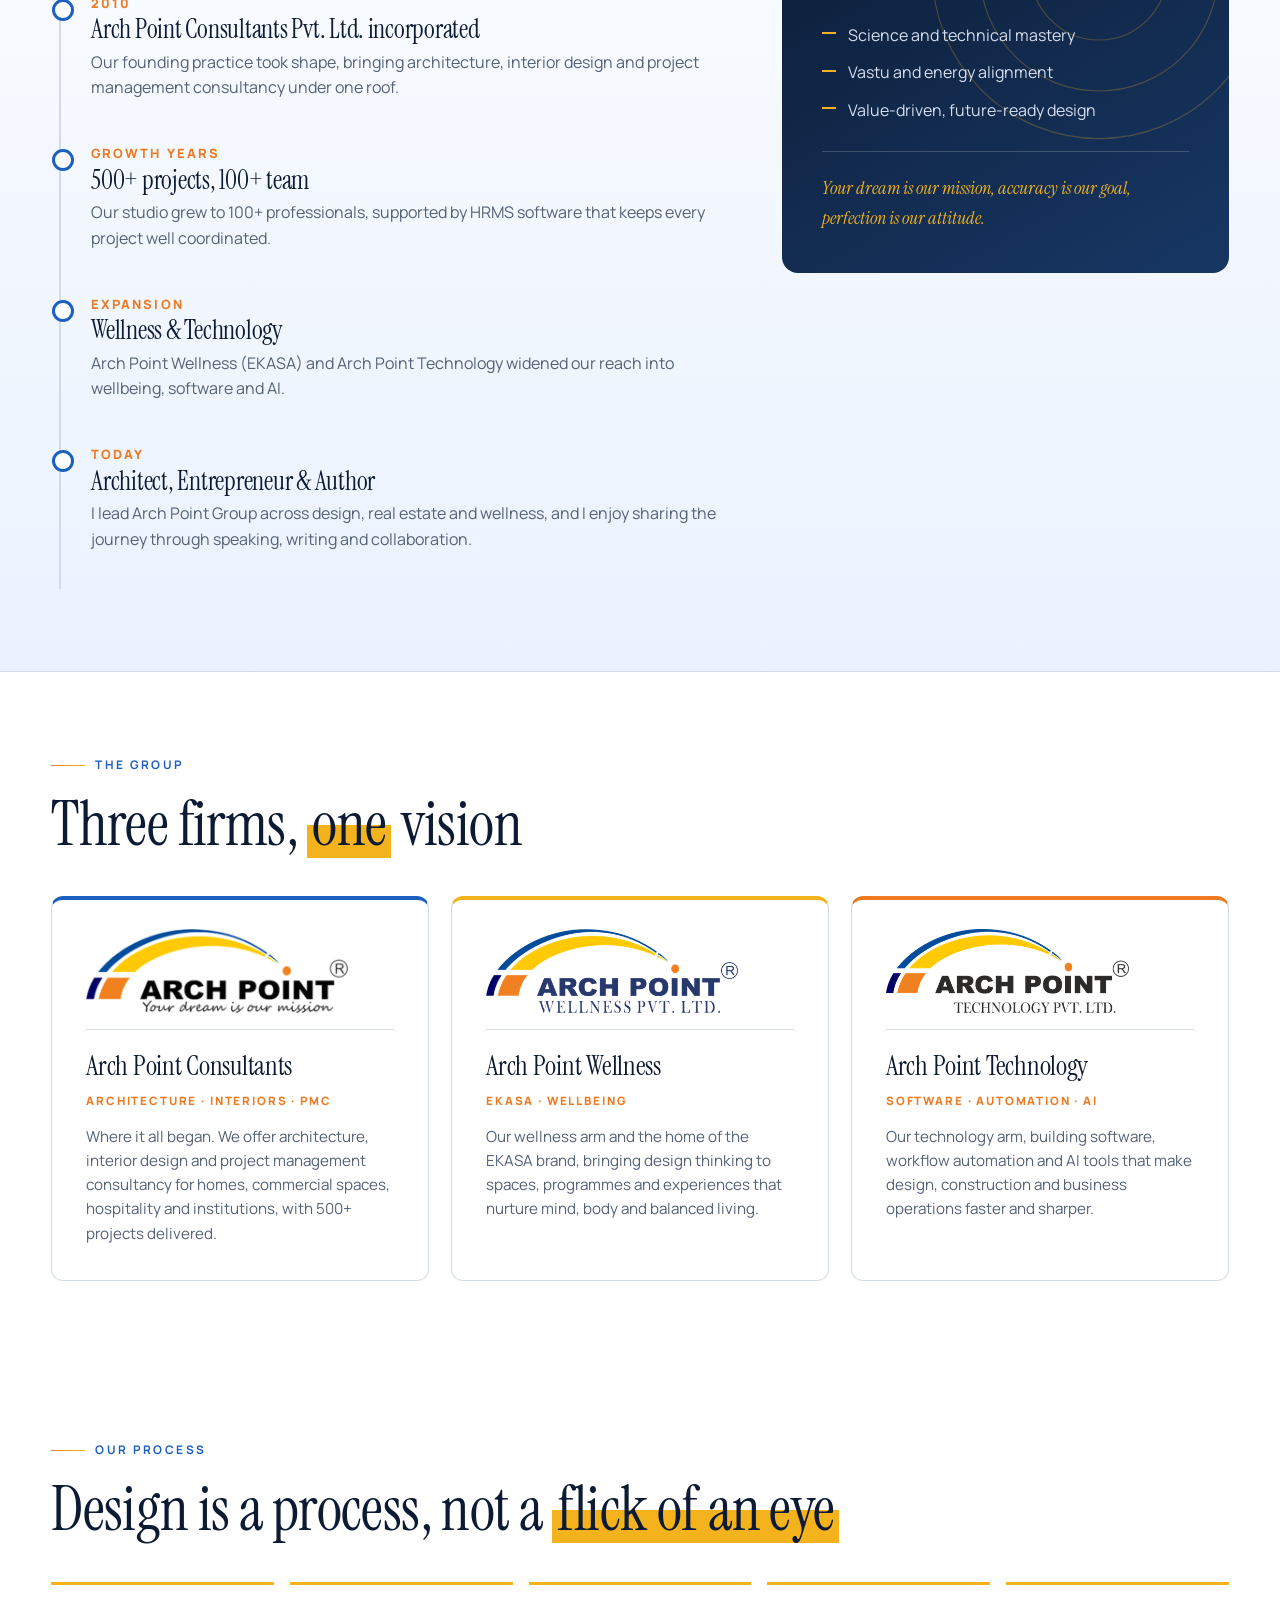
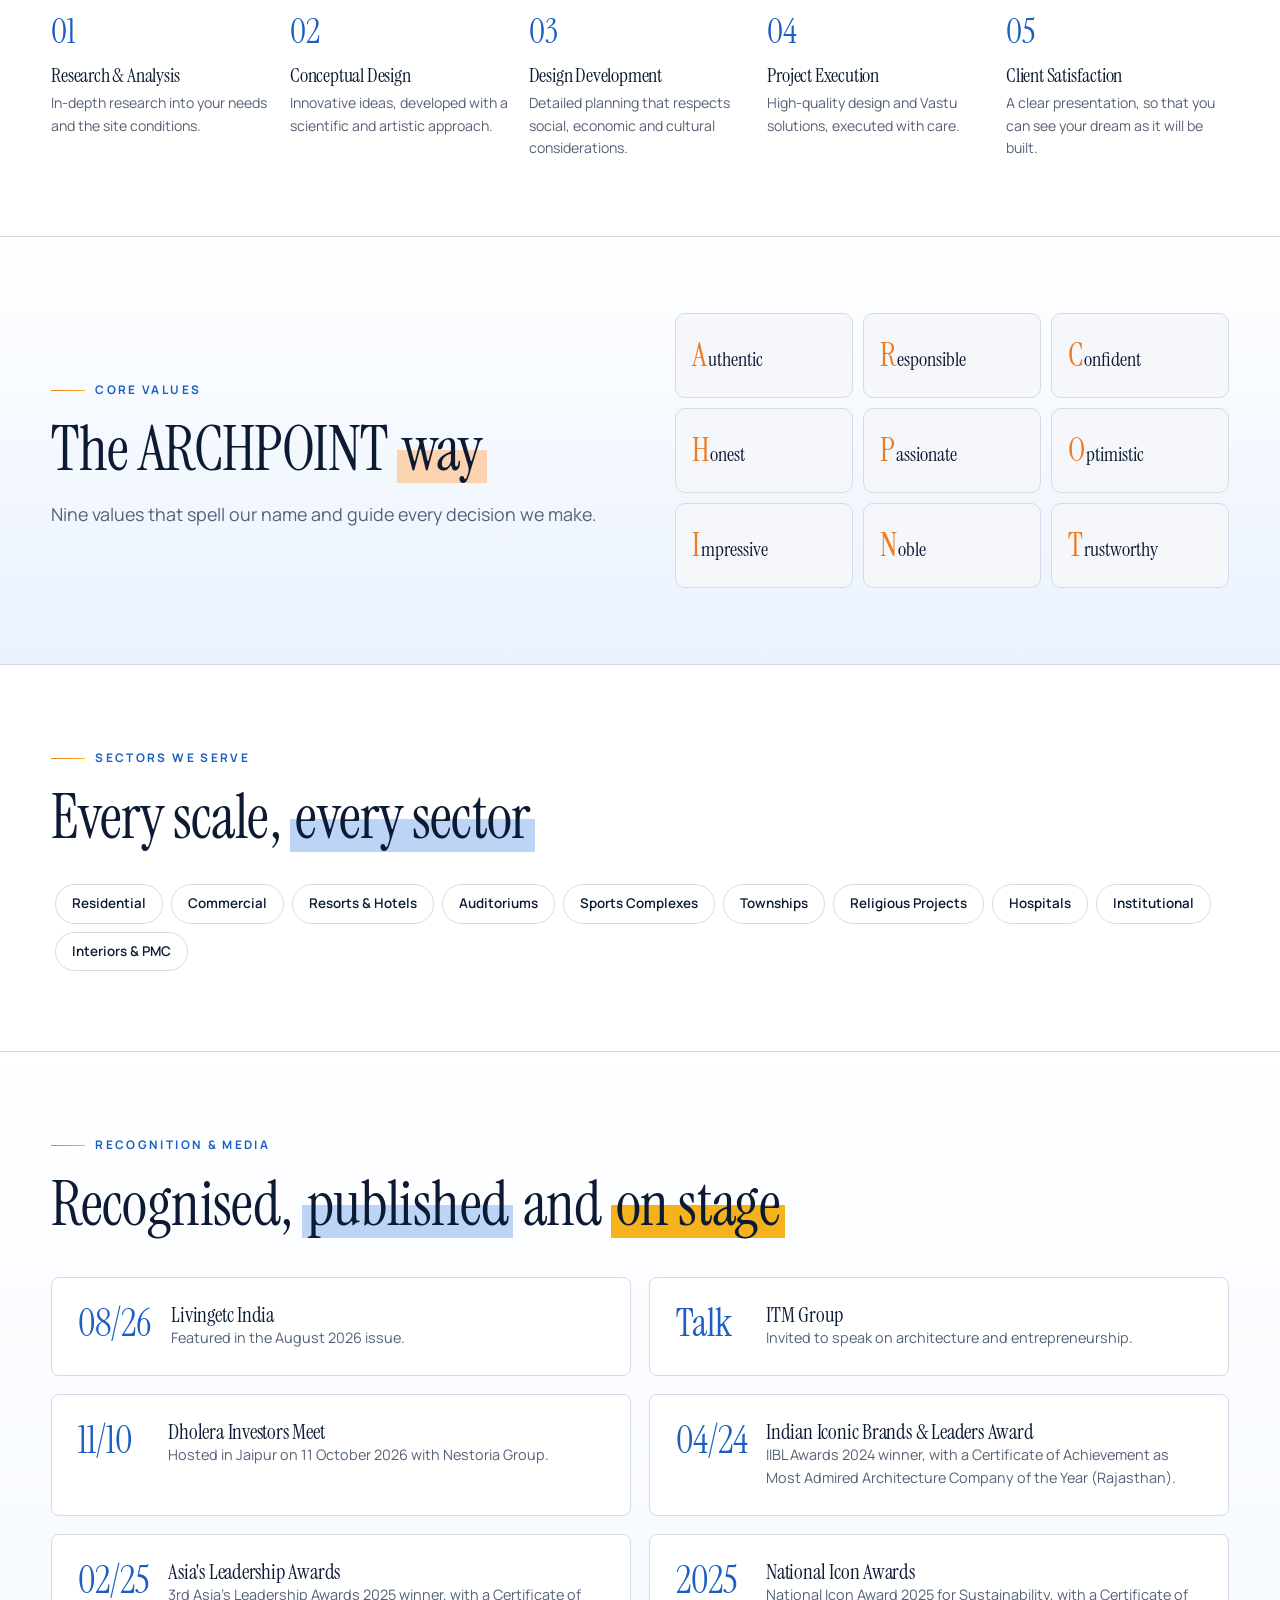
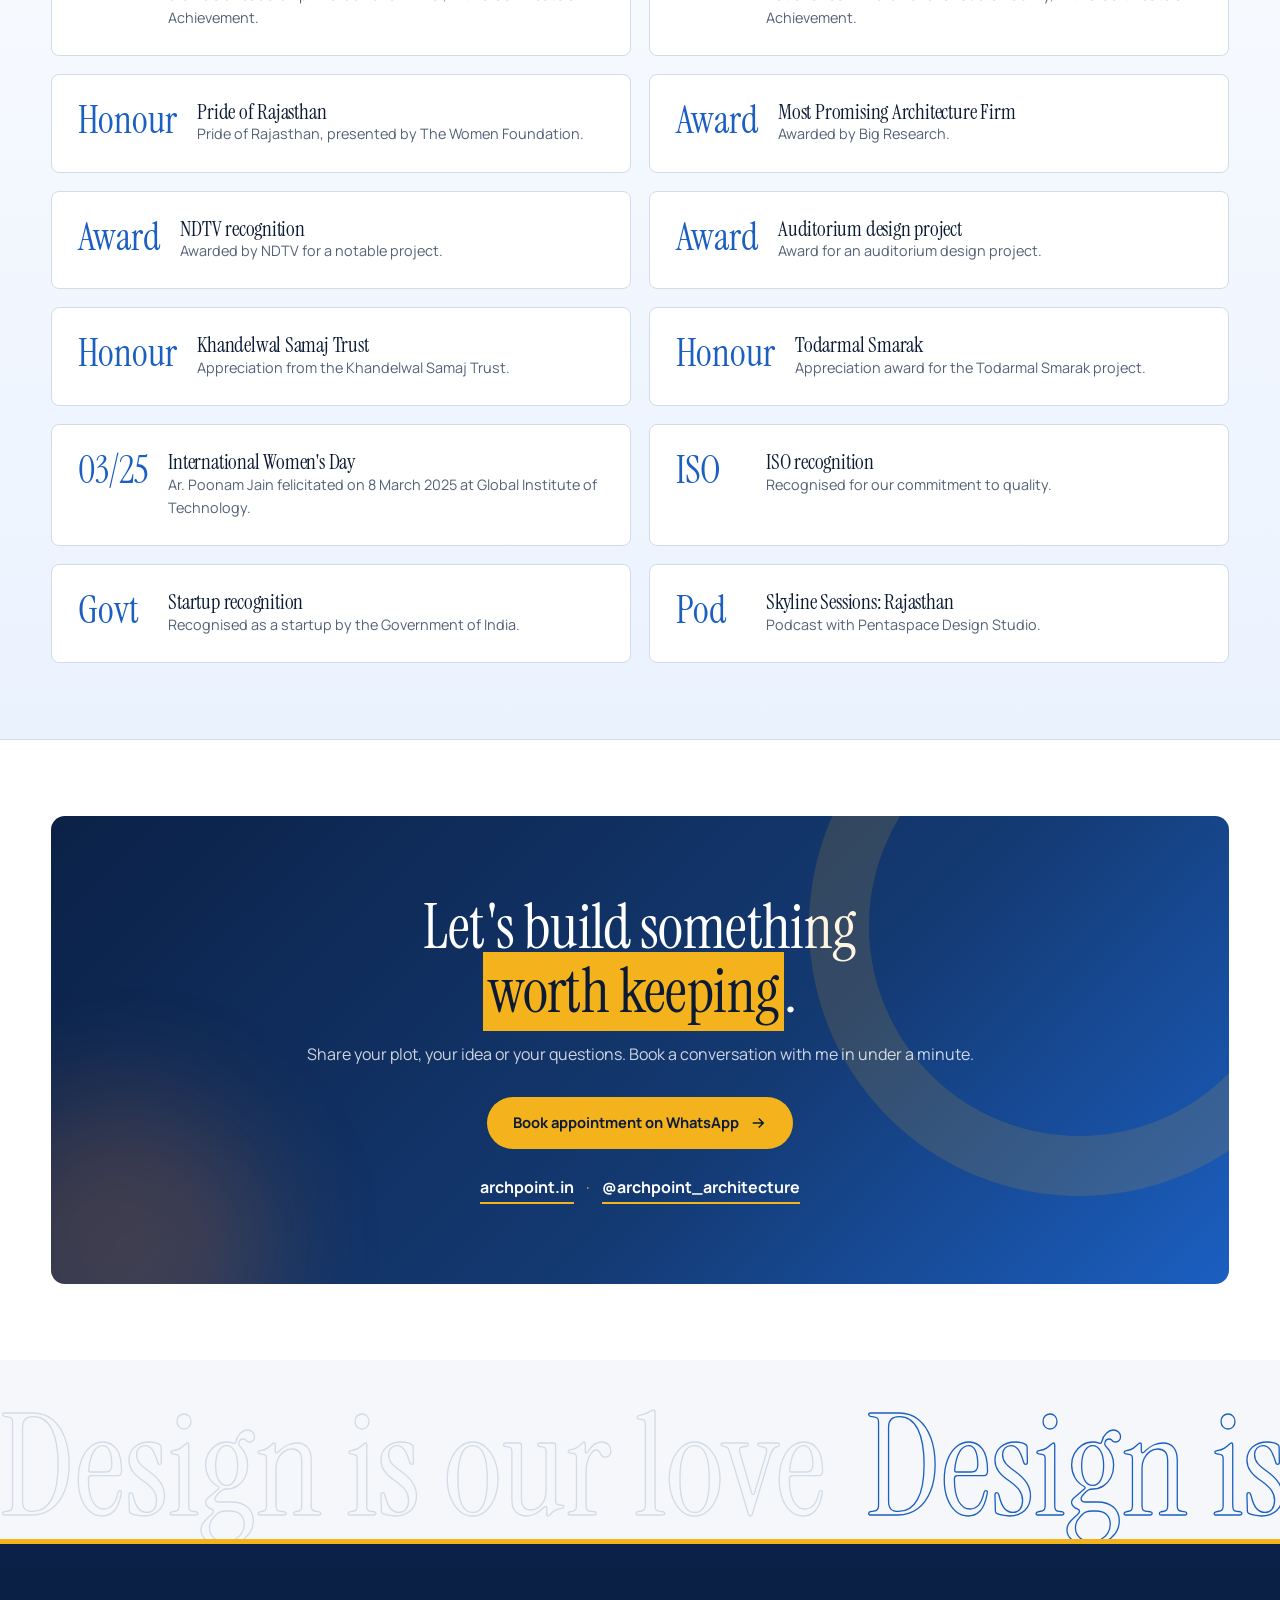
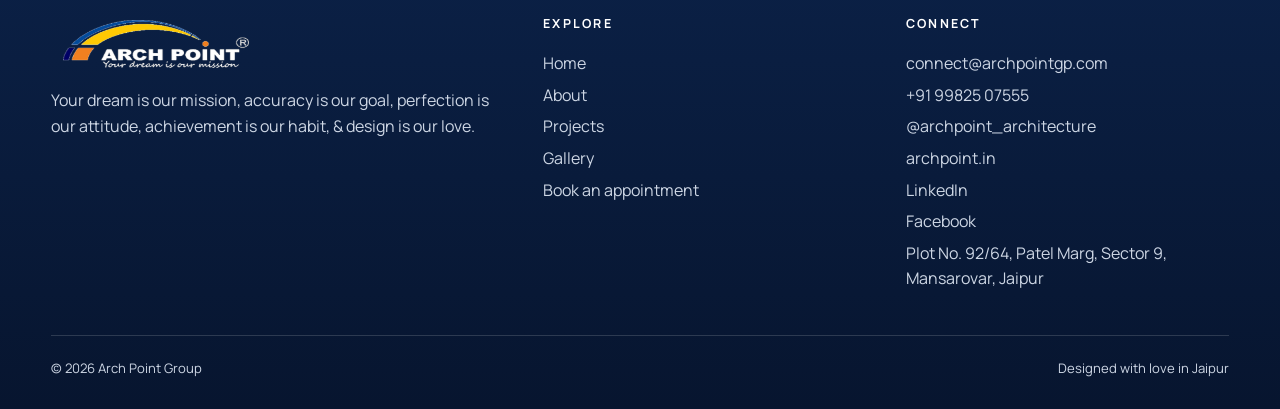
<file: about.html>
<!DOCTYPE html><html lang="en"><head><meta charset="utf-8"><meta name="viewport" content="width=device-width,initial-scale=1"><title>About | Ar. Amit Khandelwal</title><meta name="description" content="The story of Ar. Amit Khandelwal, Founder & CMD of Arch Point Group: from a growing studio to a family of 100+."><meta name="color-scheme" content="light"><link rel="preconnect" href="https://fonts.googleapis.com"><link rel="preconnect" href="https://fonts.gstatic.com" crossorigin><link href="https://fonts.googleapis.com/css2?family=Instrument+Serif:ital@0;1&family=Manrope:wght@400;500;600;700;800&display=swap" rel="stylesheet"><link rel="icon" href="assets/img/logo-apcl.png"><link rel="stylesheet" href="css/site.css?v=bbdde440"></head><body><header class="nav"><div class="wrap"><a class="brand" href="index.html"><span class="bn">Ar. Amit <i>Khandelwal</i></span></a>
<button class="burger" aria-label="Menu"><i></i><i></i></button><nav class="menu"><a href="index.html">Home</a><a href="about.html" class=on>About</a><a href="projects.html">Projects</a><a href="gallery.html">Gallery</a><a class="btn" href="contact.html">Book appointment</a></nav></div></header><main><section class="pagehead"><div class="wrap"><div class="eyebrow">About</div><h1>Architecture led by <mark class="hl">purpose</mark>,<br>built on <mark class="hl b">trust</mark>.</h1><p class="lead">I am Ar. Amit Khandelwal, Founder &amp; CMD of Arch Point Group. Over 27 years, I have grown the group from a focused design practice into a multi-disciplinary organisation spanning architecture, interior design, project management consultancy, real estate, wellness and technology. Today a team of 100+ professionals has delivered 500+ projects across 10+ locations, each shaped by the same commitment to accuracy, craft and long-term value.</p></div></section>
<section style="padding-top:0"><div class="wrap split abt"><div class="portrait" style="margin:0"><div class="arch"><div class="mono">AK</div><img src="assets/amit-2026.jpg" alt="Ar. Amit Khandelwal"></div></div>
<div class="rv"><p class="bigq">The relationship between <mark class="hl">vertical energy</mark> and the built form decides how a space feels, performs and lasts.</p><p class="lead" style="margin-top:20px">At Arch Point, I design for that relationship, bringing science, Vastu and energy alignment together with design innovation. We have grown from two people to a team of 100+ and delivered 500+ projects across the residential, commercial, hospitality, institutional and civic sectors. As an architect, entrepreneur and author, my goal is value-driven, future-ready design for every client.</p></div></div></section>
<section style="background:#fff;border-block:1px solid var(--line)"><div class="wrap"><div class="eyebrow">The journey</div><h2 class="rv" style="margin-bottom:50px">From a paper register to a <mark class="hl o">100+ strong</mark> studio</h2><div class="tlw"><div class="tl"><div class="fill"></div><article class="rv"><div class="yr">The beginning</div><h3>Home Aura Arch Point</h3><p>We began with a small studio, a paper attendance register and one clear promise: design quality that clients can feel.</p></article><article class="rv"><div class="yr">2010</div><h3>Arch Point Consultants Pvt. Ltd. incorporated</h3><p>Our founding practice took shape, bringing architecture, interior design and project management consultancy under one roof.</p></article><article class="rv"><div class="yr">Growth years</div><h3>500+ projects, 100+ team</h3><p>Our studio grew to 100+ professionals, supported by HRMS software that keeps every project well coordinated.</p></article><article class="rv"><div class="yr">Expansion</div><h3>Wellness &amp; Technology</h3><p>Arch Point Wellness (EKASA) and Arch Point Technology widened our reach into wellbeing, software and AI.</p></article><article class="rv"><div class="yr">Today</div><h3>Architect, Entrepreneur &amp; Author</h3><p>I lead Arch Point Group across design, real estate and wellness, and I enjoy sharing the journey through speaking, writing and collaboration.</p></article></div><aside class="side rv"><svg class="conc" viewBox="0 0 200 200"><circle cx="100" cy="100" r="40"/><circle cx="100" cy="100" r="70"/><circle cx="100" cy="100" r="98"/></svg><div class="eyebrow" style="color:var(--yellow)">Vertical energy</div><p class="bigq">Where science, Vastu and energy alignment meet design.</p><ul><li>Science and technical mastery</li><li>Vastu and energy alignment</li><li>Value-driven, future-ready design</li></ul><div class="cr">Your dream is our mission, accuracy is our goal, perfection is our attitude.</div></aside></div></div></section>
<section><div class="wrap"><div class="eyebrow">The group</div><h2 class="rv">Three firms, <mark class="hl">one</mark> vision</h2><div class="firms">
<a href="https://www.archpoint.in" target="_blank" rel="noopener" class="firm rv"><div class="flogo"><img src="assets/img/logo-primary.png" alt="Arch Point Consultants Pvt. Ltd."></div><h3>Arch Point Consultants</h3><span class="tag">Architecture &middot; Interiors &middot; PMC</span><p>Where it all began. We offer architecture, interior design and project management consultancy for homes, commercial spaces, hospitality and institutions, with 500+ projects delivered.</p></a>
<a href="https://www.ekasa.in" target="_blank" rel="noopener" class="firm rv d1"><div class="flogo"><img src="assets/img/logo-apw.png" alt="Arch Point Wellness Pvt. Ltd."></div><h3>Arch Point Wellness</h3><span class="tag">EKASA &middot; Wellbeing</span><p>Our wellness arm and the home of the EKASA brand, bringing design thinking to spaces, programmes and experiences that nurture mind, body and balanced living.</p></a>
<a href="https://www.archpoint.in" target="_blank" rel="noopener" class="firm rv d2"><div class="flogo"><img src="assets/img/logo-apt.png" alt="Arch Point Technology Pvt. Ltd."></div><h3>Arch Point Technology</h3><span class="tag">Software &middot; Automation &middot; AI</span><p>Our technology arm, building software, workflow automation and AI tools that make design, construction and business operations faster and sharper.</p></a></div></div></section>
<section><div class="wrap"><div class="eyebrow">Our process</div><h2 class="rv">Design is a process, not a <mark class="hl">flick of an eye</mark></h2><div class="steps"><div class="step rv"><b>01</b><h3>Research & Analysis</h3><p>In-depth research into your needs and the site conditions.</p></div><div class="step rv"><b>02</b><h3>Conceptual Design</h3><p>Innovative ideas, developed with a scientific and artistic approach.</p></div><div class="step rv"><b>03</b><h3>Design Development</h3><p>Detailed planning that respects social, economic and cultural considerations.</p></div><div class="step rv"><b>04</b><h3>Project Execution</h3><p>High-quality design and Vastu solutions, executed with care.</p></div><div class="step rv"><b>05</b><h3>Client Satisfaction</h3><p>A clear presentation, so that you can see your dream as it will be built.</p></div></div></div></section>
<section style="background:#fff;border-block:1px solid var(--line)"><div class="wrap split"><div><div class="eyebrow">Core values</div><h2 class="rv">The ARCHPOINT <mark class="hl o">way</mark></h2><p class="lead" style="margin-top:18px">Nine values that spell our name and guide every decision we make.</p></div><div class="vals rv"><span><b>A</b>uthentic</span><span><b>R</b>esponsible</span><span><b>C</b>onfident</span><span><b>H</b>onest</span><span><b>P</b>assionate</span><span><b>O</b>ptimistic</span><span><b>I</b>mpressive</span><span><b>N</b>oble</span><span><b>T</b>rustworthy</span></div></div></section>
<section><div class="wrap"><div class="eyebrow">Sectors we serve</div><h2 class="rv">Every scale, <mark class="hl b">every sector</mark></h2><div style="margin-top:30px" class="rv"><span class="pill">Residential</span><span class="pill">Commercial</span><span class="pill">Resorts & Hotels</span><span class="pill">Auditoriums</span><span class="pill">Sports Complexes</span><span class="pill">Townships</span><span class="pill">Religious Projects</span><span class="pill">Hospitals</span><span class="pill">Institutional</span><span class="pill">Interiors & PMC</span></div></div></section>
<section style="background:#fff;border-block:1px solid var(--line)"><div class="wrap"><div class="eyebrow">Recognition &amp; media</div><h2 class="rv" style="margin-bottom:40px">Recognised, <mark class="hl b">published</mark> and <mark class="hl">on stage</mark></h2><div class="rec rv">
<div><span class="d">08/26</span><div><h3>Livingetc India</h3><p>Featured in the August 2026 issue.</p></div></div>
<div><span class="d">Talk</span><div><h3>ITM Group</h3><p>Invited to speak on architecture and entrepreneurship.</p></div></div>
<div><span class="d">11/10</span><div><h3>Dholera Investors Meet</h3><p>Hosted in Jaipur on 11 October 2026 with Nestoria Group.</p></div></div>
<div><span class="d">04/24</span><div><h3>Indian Iconic Brands &amp; Leaders Award</h3><p>IIBL Awards 2024 winner, with a Certificate of Achievement as Most Admired Architecture Company of the Year (Rajasthan).</p></div></div>
<div><span class="d">02/25</span><div><h3>Asia's Leadership Awards</h3><p>3rd Asia's Leadership Awards 2025 winner, with a Certificate of Achievement.</p></div></div>
<div><span class="d">2025</span><div><h3>National Icon Awards</h3><p>National Icon Award 2025 for Sustainability, with a Certificate of Achievement.</p></div></div>
<div><span class="d">Honour</span><div><h3>Pride of Rajasthan</h3><p>Pride of Rajasthan, presented by The Women Foundation.</p></div></div>
<div><span class="d">Award</span><div><h3>Most Promising Architecture Firm</h3><p>Awarded by Big Research.</p></div></div>
<div><span class="d">Award</span><div><h3>NDTV recognition</h3><p>Awarded by NDTV for a notable project.</p></div></div>
<div><span class="d">Award</span><div><h3>Auditorium design project</h3><p>Award for an auditorium design project.</p></div></div>
<div><span class="d">Honour</span><div><h3>Khandelwal Samaj Trust</h3><p>Appreciation from the Khandelwal Samaj Trust.</p></div></div>
<div><span class="d">Honour</span><div><h3>Todarmal Smarak</h3><p>Appreciation award for the Todarmal Smarak project.</p></div></div>
<div><span class="d">03/25</span><div><h3>International Women's Day</h3><p>Ar. Poonam Jain felicitated on 8 March 2025 at Global Institute of Technology.</p></div></div>
<div><span class="d">ISO</span><div><h3>ISO recognition</h3><p>Recognised for our commitment to quality.</p></div></div>
<div><span class="d">Govt</span><div><h3>Startup recognition</h3><p>Recognised as a startup by the Government of India.</p></div></div>
<div><span class="d">Pod</span><div><h3>Skyline Sessions: Rajasthan</h3><p>Podcast with Pentaspace Design Studio.</p></div></div></div></div></section>
<section><div class="wrap"><div class="ctab rv"><h2>Let's build something <mark class="hl full" style="color:#0C1B33">worth keeping</mark>.</h2><p>Share your plot, your idea or your questions. Book a conversation with me in under a minute.</p><a class="btn" href="contact.html">Book appointment on WhatsApp <svg width="18" height="18" viewBox="0 0 24 24" fill="none" stroke="currentColor" stroke-width="2"><path d="M5 12h14M13 6l6 6-6 6"/></svg></a><p class="soc"><a href="https://archpoint.in" target="_blank" rel="noopener">archpoint.in</a><span>&middot;</span><a href="https://instagram.com/archpoint_architecture" target="_blank" rel="noopener">@archpoint_architecture</a></p></div></div></section></main><div class="wmw"><div class="wm"><span>Design is our love</span><span>Design is our love</span><span>Design is our love</span><span>Design is our love</span></div></div><footer><div class="wrap"><div><img class="plogo" src="assets/img/logo-primary-light.png" alt="Arch Point Consultants Pvt. Ltd."><p>Your dream is our mission, accuracy is our goal, perfection is our attitude, achievement is our habit, &amp; design is our love.</p></div>
<div><h4>Explore</h4><a href="index.html">Home</a><a href="about.html">About</a><a href="projects.html">Projects</a><a href="gallery.html">Gallery</a><a href="contact.html">Book an appointment</a></div>
<div><h4>Connect</h4><a href="mailto:connect@archpointgp.com">connect@archpointgp.com</a><a href="tel:+919982507555">+91 99825 07555</a><a href="https://instagram.com/archpoint_architecture" target="_blank" rel="noopener">@archpoint_architecture</a><a href="https://archpoint.in" target="_blank" rel="noopener">archpoint.in</a><a href="https://www.linkedin.com/company/14409093" target="_blank" rel="noopener">LinkedIn</a><a href="https://www.facebook.com/teamarchpoint/" target="_blank" rel="noopener">Facebook</a><a>Plot No. 92/64, Patel Marg, Sector 9, Mansarovar, Jaipur</a></div>
<div class="cp"><span>&copy; 2026 Arch Point Group</span><span>Designed with love in Jaipur</span></div></div></footer>
<a class="fab" href="contact.html" aria-label="Book on WhatsApp"><svg viewBox="0 0 32 32"><path d="M16 3C9 3 3.3 8.6 3.3 15.5c0 2.3.6 4.4 1.7 6.3L3 29l7.4-1.9a12.8 12.8 0 0 0 5.6 1.3c7 0 12.7-5.6 12.7-12.5S23 3 16 3zm0 22.9c-1.8 0-3.6-.5-5.100-1.400l-.4-.2-4.400 1.100 1.200-4.200-.3-.4a10.200 10.200 0 0 1-1.600-5.500C5.400 9.800 10.100 5.200 16 5.200S26.600 9.800 26.600 15.500 21.900 25.900 16 25.900zm5.800-7.600c-.3-.2-1.900-.9-2.200-1-.3-.1-.5-.2-.7.200s-.8 1-1 1.200c-.2.200-.4.200-.7.100a8.400 8.400 0 0 1-4.200-3.700c-.3-.6.300-.5.900-1.700.1-.2 0-.4 0-.5l-1-2.300c-.2-.6-.5-.5-.7-.5h-.6c-.2 0-.5.100-.8.400-.3.300-1.100 1.100-1.100 2.600s1.100 3 1.300 3.200c.2.200 2.200 3.400 5.400 4.700 2 .8 2.800.9 3.800.7.600-.1 1.900-.8 2.200-1.500.3-.7.300-1.400.2-1.500-.1-.2-.3-.2-.6-.4z"/></svg></a><script src="js/site.js?v=aab65785"></script></body></html>
</file>
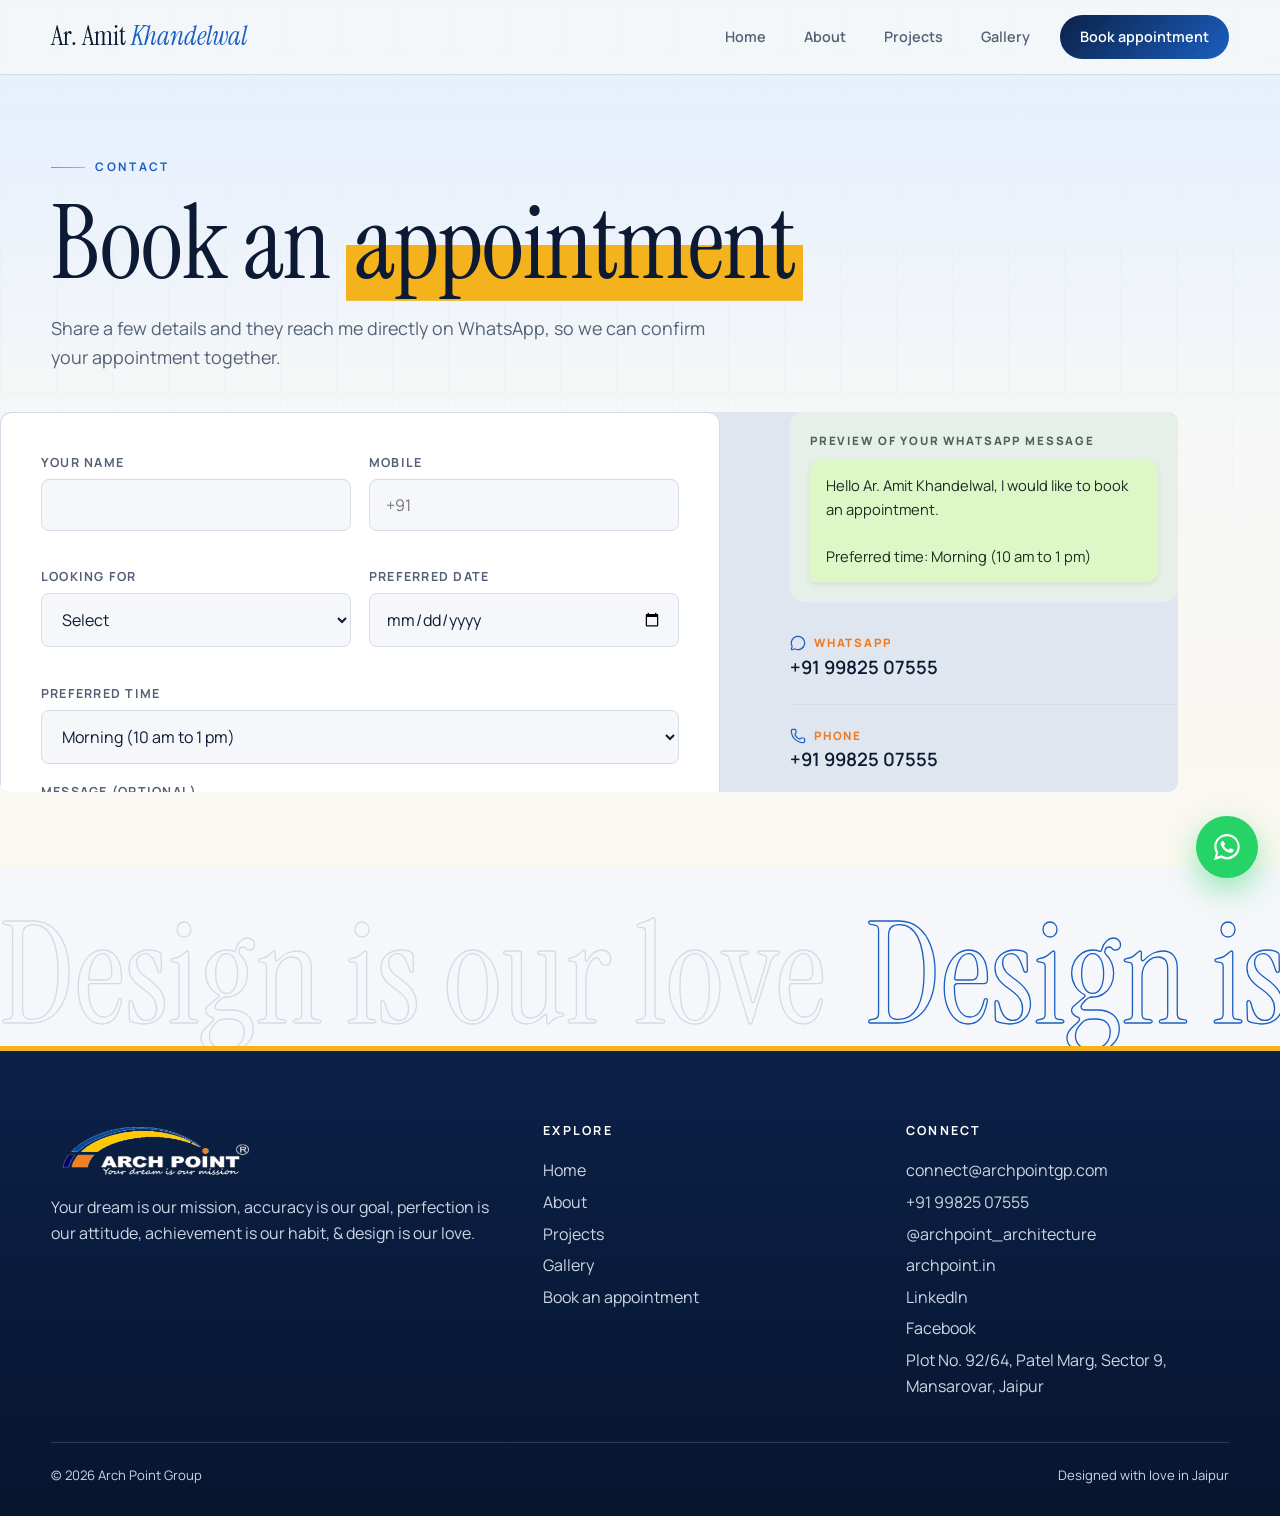
<file: contact.html>
<!DOCTYPE html><html lang="en"><head><meta charset="utf-8"><meta name="viewport" content="width=device-width,initial-scale=1"><title>Book an Appointment | Ar. Amit Khandelwal</title><meta name="description" content="Book an appointment with Ar. Amit Khandelwal via WhatsApp."><meta name="color-scheme" content="light"><link rel="preconnect" href="https://fonts.googleapis.com"><link rel="preconnect" href="https://fonts.gstatic.com" crossorigin><link href="https://fonts.googleapis.com/css2?family=Instrument+Serif:ital@0;1&family=Manrope:wght@400;500;600;700;800&display=swap" rel="stylesheet"><link rel="icon" href="assets/img/logo-apcl.png"><link rel="stylesheet" href="css/site.css?v=bbdde440"></head><body><header class="nav"><div class="wrap"><a class="brand" href="index.html"><span class="bn">Ar. Amit <i>Khandelwal</i></span></a>
<button class="burger" aria-label="Menu"><i></i><i></i></button><nav class="menu"><a href="index.html">Home</a><a href="about.html">About</a><a href="projects.html">Projects</a><a href="gallery.html">Gallery</a><a class="btn" href="contact.html">Book appointment</a></nav></div></header><main><section class="pagehead"><div class="wrap"><div class="eyebrow">Contact</div><h1>Book an <mark class="hl">appointment</mark></h1><p class="lead">Share a few details and they reach me directly on WhatsApp, so we can confirm your appointment together.</p></div></section>
<section style="padding-top:0"><div class="wrap split cs">
<form class="form" id="bf" novalidate>
<div class="f"><label for="nm">Your name</label><input id="nm" autocomplete="name"><span class="err" id="e_nm"></span></div>
<div class="f"><label for="mb">Mobile</label><input id="mb" type="tel" autocomplete="tel" placeholder="+91"><span class="err" id="e_mb"></span></div>
<div class="f"><label for="pu">Looking for</label><select id="pu"><option value="">Select</option><option>Architecture &amp; design</option><option>Interior design</option><option>Project management (PMC)</option><option>Real estate / investment</option><option>Speaking / collaboration</option><option>Other</option></select><span class="err" id="e_pu"></span></div>
<div class="f"><label for="dt">Preferred date</label><input id="dt" type="date"><span class="err" id="e_dt"></span></div>
<div class="f full"><label for="sl">Preferred time</label><select id="sl"><option>Morning (10 am to 1 pm)</option><option>Afternoon (2 pm to 5 pm)</option><option>Evening (5 pm to 7 pm)</option></select></div>
<div class="f full"><label for="ms">Message (optional)</label><textarea id="ms" rows="3"></textarea></div>
<div class="full"><button class="btn" type="submit">Send on WhatsApp <svg width="18" height="18" viewBox="0 0 24 24" fill="none" stroke="currentColor" stroke-width="2"><path d="M5 12h14M13 6l6 6-6 6"/></svg></button></div>
<div id="ok"><b>Opening WhatsApp&hellip;</b> If nothing opened, <a id="okLink" href="#" target="_blank" rel="noopener" style="text-decoration:underline;color:var(--blue)">tap here to open WhatsApp</a>.</div></form>
<div class="info rv"><div class="wp" aria-live="polite"><small>Preview of your WhatsApp message</small><div class="bub" id="pv">Hello Ar. Amit Khandelwal, I would like to book an appointment.</div></div><div><small><svg
  class="ic" aria-hidden="true"
  xmlns="http://www.w3.org/2000/svg"
  width="22"
  height="22"
  viewBox="0 0 24 24"
  fill="none"
  stroke="currentColor"
  stroke-width="2"
  stroke-linecap="round"
  stroke-linejoin="round"
>
  <path d="M2.992 16.342a2 2 0 0 1 .094 1.167l-1.065 3.29a1 1 0 0 0 1.236 1.168l3.413-.998a2 2 0 0 1 1.099.092 10 10 0 1 0-4.777-4.719" />
</svg>WhatsApp</small><a href="https://wa.me/919982507555">+91 99825 07555</a></div><div><small><svg
  class="ic" aria-hidden="true"
  xmlns="http://www.w3.org/2000/svg"
  width="22"
  height="22"
  viewBox="0 0 24 24"
  fill="none"
  stroke="currentColor"
  stroke-width="2"
  stroke-linecap="round"
  stroke-linejoin="round"
>
  <path d="M13.832 16.568a1 1 0 0 0 1.213-.303l.355-.465A2 2 0 0 1 17 15h3a2 2 0 0 1 2 2v3a2 2 0 0 1-2 2A18 18 0 0 1 2 4a2 2 0 0 1 2-2h3a2 2 0 0 1 2 2v3a2 2 0 0 1-.8 1.6l-.468.351a1 1 0 0 0-.292 1.233 14 14 0 0 0 6.392 6.384" />
</svg>Phone</small><a href="tel:+919982507555">+91 99825 07555</a></div><div><small><svg
  class="ic" aria-hidden="true"
  xmlns="http://www.w3.org/2000/svg"
  width="22"
  height="22"
  viewBox="0 0 24 24"
  fill="none"
  stroke="currentColor"
  stroke-width="2"
  stroke-linecap="round"
  stroke-linejoin="round"
>
  <path d="m22 7-8.991 5.727a2 2 0 0 1-2.009 0L2 7" />
  <rect x="2" y="4" width="20" height="16" rx="2" />
</svg>Email</small><a href="mailto:connect@archpointgp.com">connect@archpointgp.com</a></div><div><small><svg
  class="ic" aria-hidden="true"
  xmlns="http://www.w3.org/2000/svg"
  width="22"
  height="22"
  viewBox="0 0 24 24"
  fill="none"
  stroke="currentColor"
  stroke-width="2"
  stroke-linecap="round"
  stroke-linejoin="round"
>
  <circle cx="12" cy="12" r="10" />
  <path d="M12 2a14.5 14.5 0 0 0 0 20 14.5 14.5 0 0 0 0-20" />
  <path d="M2 12h20" />
</svg>Website</small><a href="https://archpoint.in" target="_blank" rel="noopener">archpoint.in</a></div><div><small><svg
  class="ic" aria-hidden="true"
  xmlns="http://www.w3.org/2000/svg"
  width="22"
  height="22"
  viewBox="0 0 24 24"
  fill="none"
  stroke="currentColor"
  stroke-width="2"
  stroke-linecap="round"
  stroke-linejoin="round"
>
  <circle cx="12" cy="12" r="4" />
  <path d="M16 8v5a3 3 0 0 0 6 0v-1a10 10 0 1 0-4 8" />
</svg>Instagram</small><a href="https://instagram.com/archpoint_architecture" target="_blank" rel="noopener">@archpoint_architecture</a></div><div><small><svg
  class="ic" aria-hidden="true"
  xmlns="http://www.w3.org/2000/svg"
  width="22"
  height="22"
  viewBox="0 0 24 24"
  fill="none"
  stroke="currentColor"
  stroke-width="2"
  stroke-linecap="round"
  stroke-linejoin="round"
>
  <path d="M20 10c0 4.993-5.539 10.193-7.399 11.799a1 1 0 0 1-1.202 0C9.539 20.193 4 14.993 4 10a8 8 0 0 1 16 0" />
  <circle cx="12" cy="10" r="3" />
</svg>Studio</small><span>Plot No. 92/64, Patel Marg, Sector 9, Mansarovar, Jaipur</span></div><div style="border:0"><button class="btn ghost" id="vcard" type="button">Save contact</button></div></div></div></section></main><div class="wmw"><div class="wm"><span>Design is our love</span><span>Design is our love</span><span>Design is our love</span><span>Design is our love</span></div></div><footer><div class="wrap"><div><img class="plogo" src="assets/img/logo-primary-light.png" alt="Arch Point Consultants Pvt. Ltd."><p>Your dream is our mission, accuracy is our goal, perfection is our attitude, achievement is our habit, &amp; design is our love.</p></div>
<div><h4>Explore</h4><a href="index.html">Home</a><a href="about.html">About</a><a href="projects.html">Projects</a><a href="gallery.html">Gallery</a><a href="contact.html">Book an appointment</a></div>
<div><h4>Connect</h4><a href="mailto:connect@archpointgp.com">connect@archpointgp.com</a><a href="tel:+919982507555">+91 99825 07555</a><a href="https://instagram.com/archpoint_architecture" target="_blank" rel="noopener">@archpoint_architecture</a><a href="https://archpoint.in" target="_blank" rel="noopener">archpoint.in</a><a href="https://www.linkedin.com/company/14409093" target="_blank" rel="noopener">LinkedIn</a><a href="https://www.facebook.com/teamarchpoint/" target="_blank" rel="noopener">Facebook</a><a>Plot No. 92/64, Patel Marg, Sector 9, Mansarovar, Jaipur</a></div>
<div class="cp"><span>&copy; 2026 Arch Point Group</span><span>Designed with love in Jaipur</span></div></div></footer>
<a class="fab" href="contact.html" aria-label="Book on WhatsApp"><svg viewBox="0 0 32 32"><path d="M16 3C9 3 3.3 8.6 3.3 15.5c0 2.3.6 4.4 1.7 6.3L3 29l7.4-1.9a12.8 12.8 0 0 0 5.6 1.3c7 0 12.7-5.6 12.7-12.5S23 3 16 3zm0 22.9c-1.8 0-3.6-.5-5.100-1.400l-.4-.2-4.400 1.100 1.200-4.200-.3-.4a10.200 10.200 0 0 1-1.600-5.500C5.400 9.800 10.100 5.200 16 5.200S26.600 9.800 26.600 15.500 21.900 25.900 16 25.900zm5.800-7.600c-.3-.2-1.900-.9-2.200-1-.3-.1-.5-.2-.7.200s-.8 1-1 1.200c-.2.200-.4.200-.7.100a8.400 8.400 0 0 1-4.200-3.700c-.3-.6.300-.5.900-1.700.1-.2 0-.4 0-.5l-1-2.300c-.2-.6-.5-.5-.7-.5h-.6c-.2 0-.5.100-.8.400-.3.300-1.100 1.100-1.100 2.600s1.100 3 1.300 3.200c.2.200 2.200 3.400 5.400 4.700 2 .8 2.800.9 3.800.7.600-.1 1.900-.8 2.200-1.500.3-.7.300-1.400.2-1.500-.1-.2-.3-.2-.6-.4z"/></svg></a><script src="js/site.js?v=aab65785"></script></body></html>
</file>
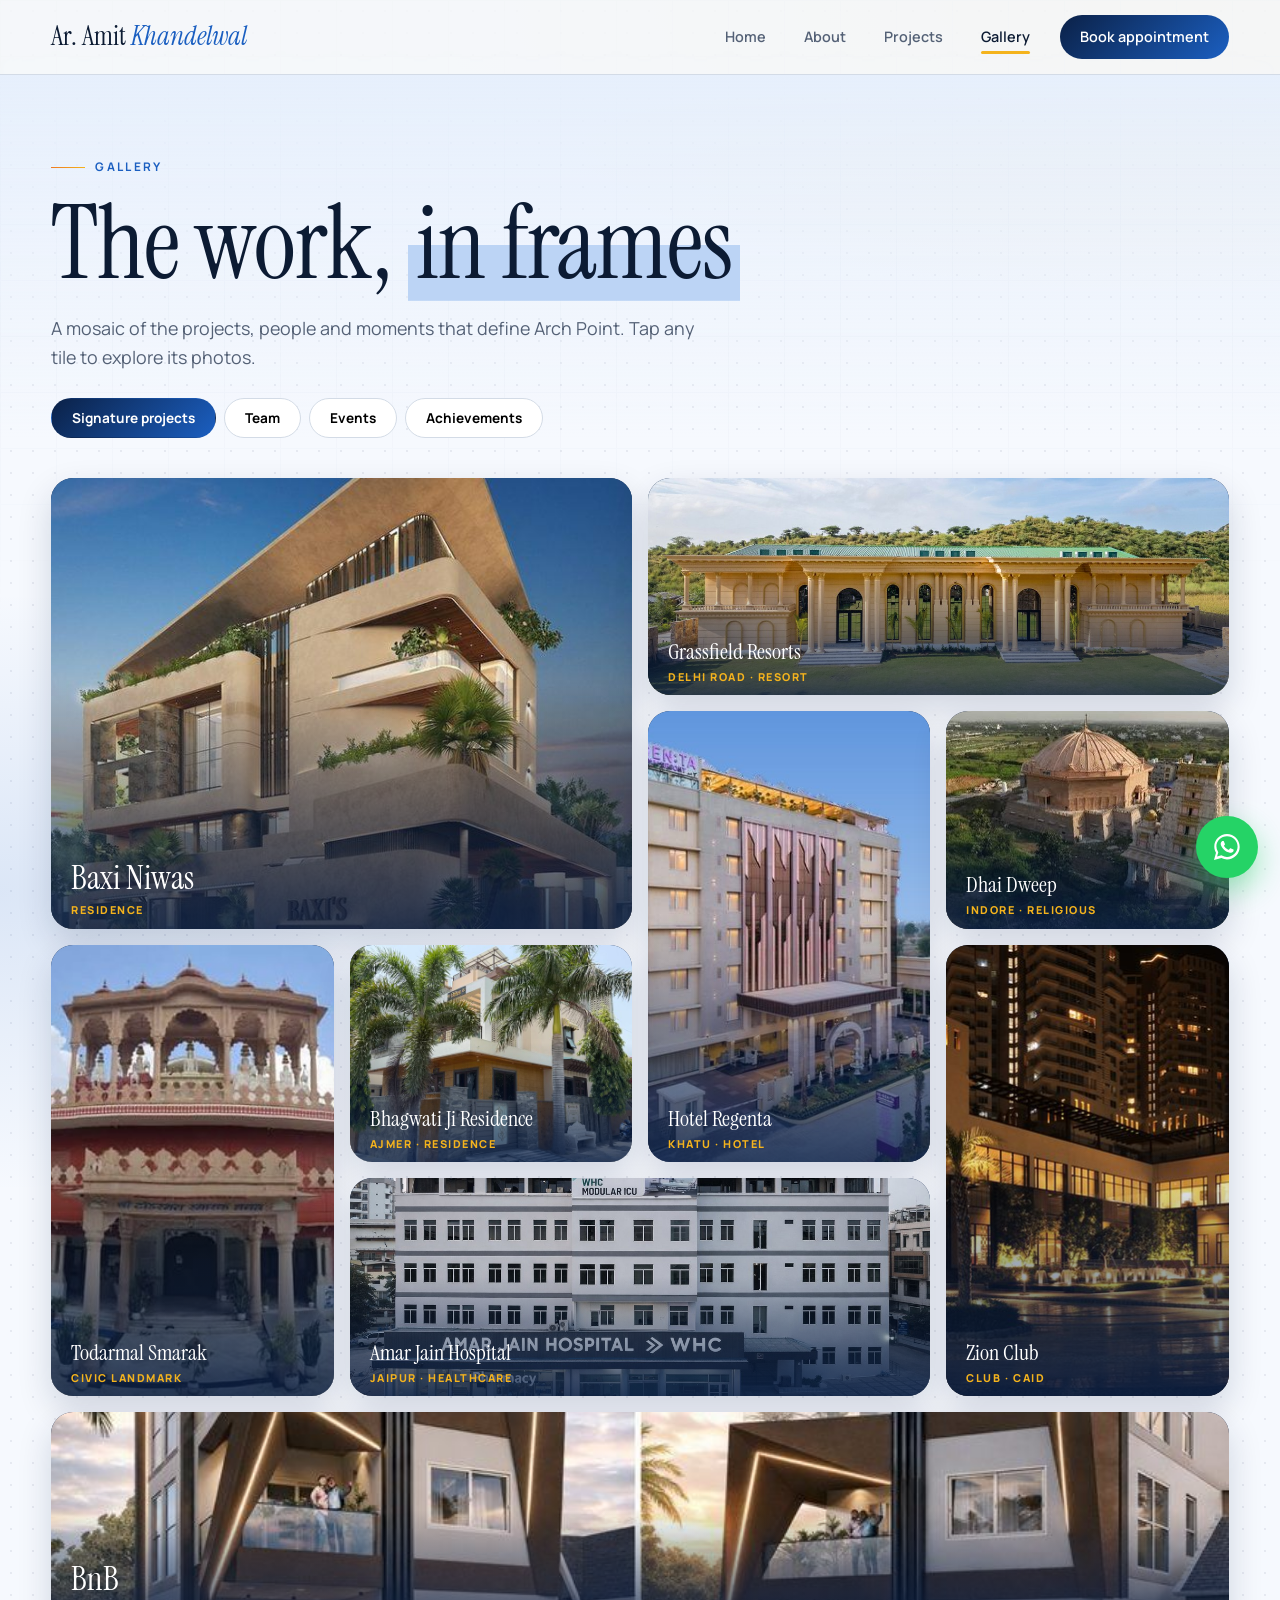
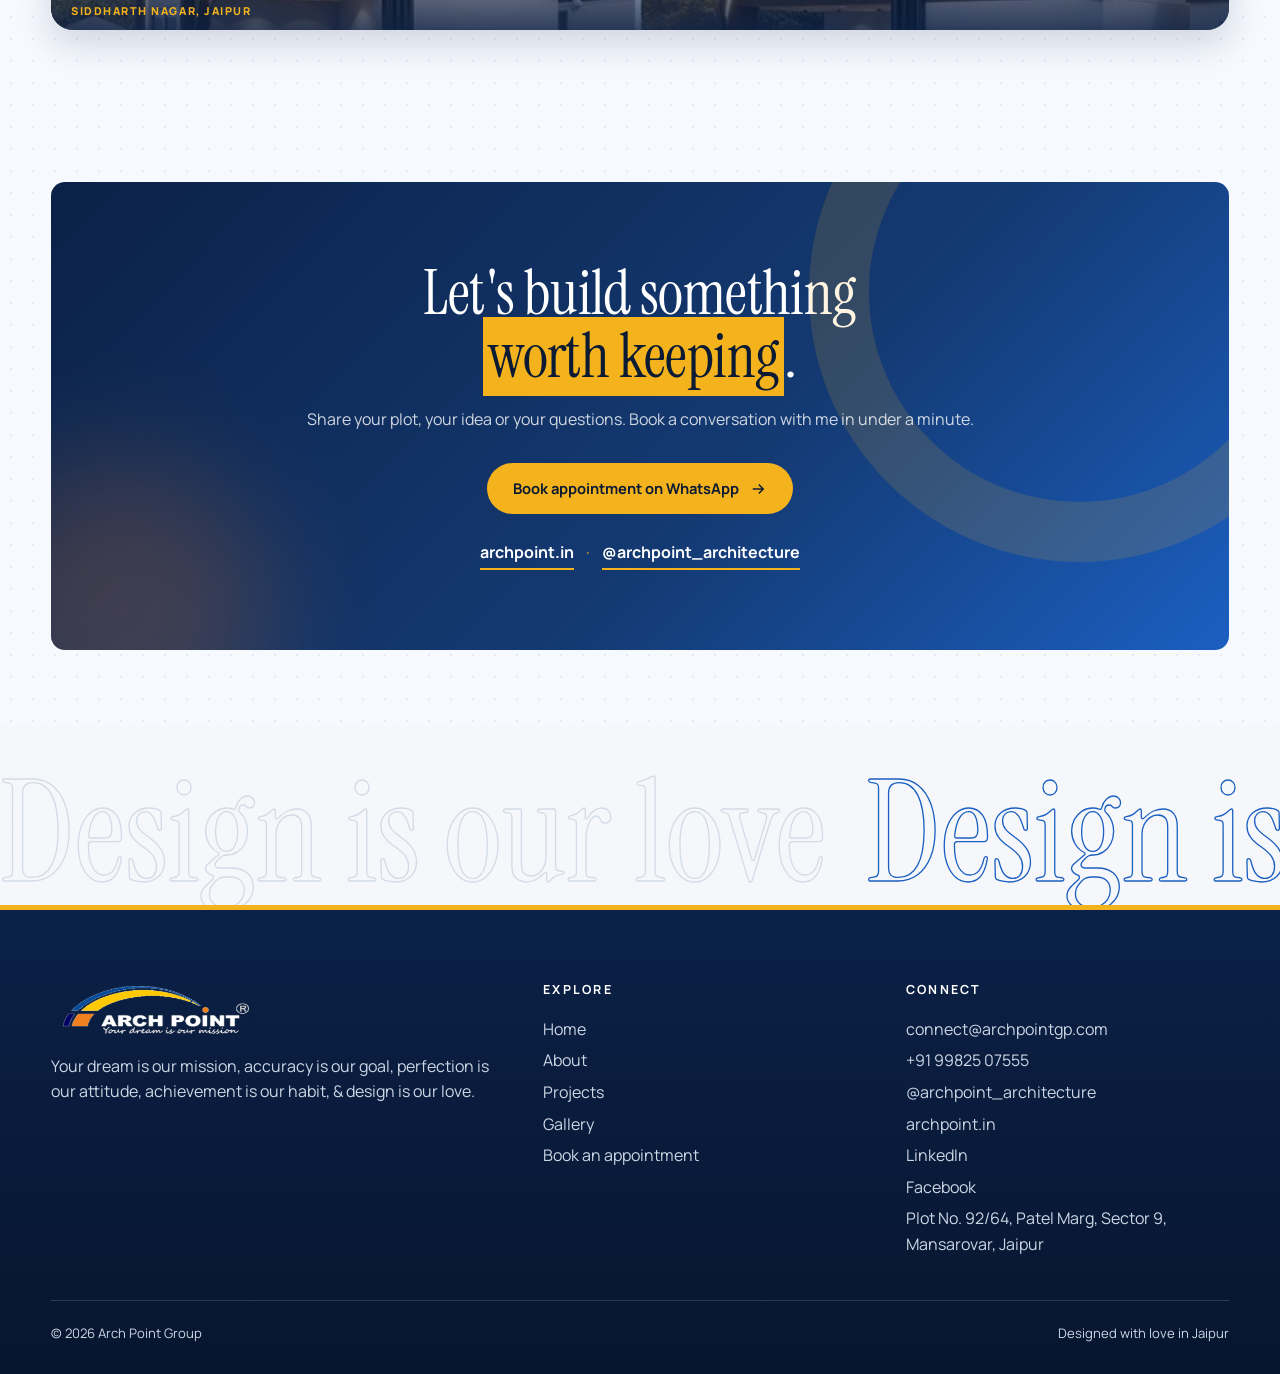
<file: gallery.html>
<!DOCTYPE html><html lang="en"><head><meta charset="utf-8"><meta name="viewport" content="width=device-width,initial-scale=1"><title>Gallery | Ar. Amit Khandelwal</title><meta name="description" content="Signature projects, team, events and achievements of Arch Point Group."><meta name="color-scheme" content="light"><link rel="preconnect" href="https://fonts.googleapis.com"><link rel="preconnect" href="https://fonts.gstatic.com" crossorigin><link href="https://fonts.googleapis.com/css2?family=Instrument+Serif:ital@0;1&family=Manrope:wght@400;500;600;700;800&display=swap" rel="stylesheet"><link rel="icon" href="assets/img/logo-apcl.png"><link rel="stylesheet" href="css/site.css?v=bbdde440"></head><body><header class="nav"><div class="wrap"><a class="brand" href="index.html"><span class="bn">Ar. Amit <i>Khandelwal</i></span></a>
<button class="burger" aria-label="Menu"><i></i><i></i></button><nav class="menu"><a href="index.html">Home</a><a href="about.html">About</a><a href="projects.html">Projects</a><a href="gallery.html" class=on>Gallery</a><a class="btn" href="contact.html">Book appointment</a></nav></div></header><main><section class="pagehead"><div class="wrap"><div class="eyebrow">Gallery</div><h1>The work, <mark class="hl b">in frames</mark></h1><p class="lead">A mosaic of the projects, people and moments that define Arch Point. Tap any tile to explore its photos.</p>
<div class="filters tabs" role="tablist"><button class="on" data-tab="projects" type="button">Signature projects</button><button data-tab="team" type="button">Team</button><button data-tab="events" type="button">Events</button><button data-tab="achievements" type="button">Achievements</button></div></div></section>
<section style="padding-top:0"><div class="wrap">
<div class="gp" data-p="projects"><div class="mosaic"><a class="vc mt rv d0" id="baxi" href="#baxi" style="grid-area:A;--k:0" data-t="Baxi Niwas" data-imgs="baxi-exterior|Exterior,baxi-living|Living room,baxi-dining|Dining,baxi-foyer|Foyer,baxi-bedroom|Master bedroom"><img src="assets/img/baxi-exterior.jpg" alt="Baxi Niwas" loading="lazy" decoding="async"><em>5 photos</em><span class="vm"><b>Baxi Niwas</b><small>Residence</small></span></a><a class="vc mt rv d1" id="grassfield" href="#grassfield" style="grid-area:B;--k:1" data-t="Grassfield Resorts" data-imgs="grassfield-clubhouse|Clubhouse,grassfield-cottages|Cottages,grassfield-landscape-night|Landscape by night,grassfield-pool-night|Pool by night,grassfield-banquet-hall|Banquet,grassfield-room-dome|Dome suite,grassfield-room-bath|Suite with bath,grassfield-pool|Pool,grassfield-aerial|Aerial,grassfield-suite|Suite"><img src="assets/img/grassfield-clubhouse.jpg" alt="Grassfield Resorts" loading="lazy" decoding="async"><em>10 photos</em><span class="vm"><b>Grassfield Resorts</b><small>Delhi Road · Resort</small></span></a><a class="vc mt rv d2" id="regenta" href="#regenta" style="grid-area:C;--k:2" data-t="Hotel Regenta" data-imgs="regenta-exterior|Exterior,regenta-facade|Front facade,regenta-courtyard|Courtyard & pool,regenta-dining|Dining,regenta-pool|Pool"><img src="assets/img/t/regenta-exterior.jpg" alt="Hotel Regenta" loading="lazy" decoding="async"><em>5 photos</em><span class="vm"><b>Hotel Regenta</b><small>Khatu · Hotel</small></span></a><a class="vc mt rv d3" id="dhai" href="#dhai" style="grid-area:D;--k:3" data-t="Dhai Dweep" data-imgs="dhai-aerial|Front & gateway,dhai-dweep|Exterior,dhai-dome-night|Dome by night,dhai-model-hall|Model hall,dhai-card-render|Hall render,dhai-model-tower|Model towers"><img src="assets/img/t/dhai-aerial.jpg" alt="Dhai Dweep" loading="lazy" decoding="async"><em>6 photos</em><span class="vm"><b>Dhai Dweep</b><small>Indore · Religious</small></span></a><a class="vc mt rv d0" id="todarmal" href="#todarmal" style="grid-area:E;--k:4" data-t="Todarmal Smarak" data-imgs="todarmal-facade|Front porch,todarmal-render|Exterior,todarmal-pavilion|Pavilion,todarmal-pavilion-crowd|Ceremony,todarmal-night|By night,todarmal-front|Front view,todarmal-temple|Temple,todarmal-hall|Sanctum"><img src="assets/img/t/todarmal-facade.jpg" alt="Todarmal Smarak" loading="lazy" decoding="async"><em>8 photos</em><span class="vm"><b>Todarmal Smarak</b><small>Civic landmark</small></span></a><a class="vc mt rv d1" id="bhagwati" href="#bhagwati" style="grid-area:F;--k:5" data-t="Bhagwati Ji Residence" data-imgs="bhagwati-front|Front,bhagwati-gate|Entrance,bhagwati-exterior|Exterior,bhagwati-hall|Hall,bhagwati-living|Living,bhagwati-first-floor|First-floor living,bhagwati-bedroom|Bedroom,bhagwati-suite|Master suite,bhagwati-kids|Kids room"><img src="assets/img/t/bhagwati-front.jpg" alt="Bhagwati Ji Residence" loading="lazy" decoding="async"><em>9 photos</em><span class="vm"><b>Bhagwati Ji Residence</b><small>Ajmer · Residence</small></span></a><a class="vc mt rv d2" id="zion" href="#zion" style="grid-area:G;--k:6" data-t="Zion Club" data-imgs="zion-1|Entrance,zion-2|Lounge,zion-3|Lobby,zion-5|Restaurant,zion-6|Banquet,zion-4|Gym,zion-7|Badminton,zion-8|Cricket net"><img src="assets/img/t/zion-1.jpg" alt="Zion Club" loading="lazy" decoding="async"><em>8 photos</em><span class="vm"><b>Zion Club</b><small>Club · CAID</small></span></a><a class="vc mt rv d3" id="amarjain" href="#amarjain" style="grid-area:H;--k:7" data-t="Amar Jain Hospital" data-imgs="amarjain-front-day|Front,amarjain-front|Front at dusk,amarjain-aerial|Aerial,amarjain-render|Design render,amarjain-reception|Reception,amarjain-helpdesk|Help desk,amarjain-icu-ward|Ward"><img src="assets/img/amarjain-front-day.jpg" alt="Amar Jain Hospital" loading="lazy" decoding="async"><em>7 photos</em><span class="vm"><b>Amar Jain Hospital</b><small>Jaipur · Healthcare</small></span></a><a class="vc mt rv d0" id="bnb" href="#bnb" style="grid-area:I;--k:8" data-t="BnB" data-imgs="airbnb-siddharth|Exterior,bnb-living|Living,bnb-dining|Dining,bnb-bath|Bathroom"><img src="assets/img/airbnb-siddharth.jpg" alt="BnB" loading="lazy" decoding="async"><em>4 photos</em><span class="vm"><b>BnB</b><small>Siddharth Nagar, Jaipur</small></span></a></div></div>
<div class="gp" data-p="team"><p class="gnote">The people behind every project.</p><div class="car"><div class="strip"><figure class="cs" style="--r:1.501" data-t="The Arch Point family" data-k="Designers, engineers and PMC specialists" tabindex="0"><img src="assets/img/t/team.jpg" data-full="assets/img/team.jpg" alt="The Arch Point family" loading="lazy" decoding="async"><figcaption><b>The Arch Point family</b><span>Designers, engineers and PMC specialists</span></figcaption></figure><figure class="cs" style="--r:1.501" data-t="Celebrating together" data-k="Arch Point team" tabindex="0"><img src="assets/img/t/team-celebration.jpg" data-full="assets/img/team-celebration.jpg" alt="Celebrating together" loading="lazy" decoding="async"><figcaption><b>Celebrating together</b><span>Arch Point team</span></figcaption></figure></div><button class="cb cp" type="button" aria-label="Previous">&lsaquo;</button><button class="cb cn" type="button" aria-label="Next">&rsaquo;</button></div></div>
<div class="gp" data-p="events"><p class="gnote">Celebrations, wellness days and distinguished guests.</p><div class="car"><div class="strip"><figure class="cs" style="--r:1.501" data-t="Women Foundation event" data-k="Arch Point events" tabindex="0"><img src="assets/img/t/ev-women-foundation.jpg" data-full="assets/img/ev-women-foundation.jpg" alt="Women Foundation event" loading="lazy" decoding="async"><figcaption><b>Women Foundation event</b><span>Arch Point events</span></figcaption></figure><figure class="cs" style="--r:1.333" data-t="Wellness Day" data-k="Arch Point events" tabindex="0"><img src="assets/img/t/ev-wellness-day.jpg" data-full="assets/img/ev-wellness-day.jpg" alt="Wellness Day" loading="lazy" decoding="async"><figcaption><b>Wellness Day</b><span>Arch Point events</span></figcaption></figure><figure class="cs" style="--r:1.501" data-t="Guest book signing" data-k="Distinguished guest" tabindex="0"><img src="assets/img/t/ev-guest-book.jpg" data-full="assets/img/ev-guest-book.jpg" alt="Guest book signing" loading="lazy" decoding="async"><figcaption><b>Guest book signing</b><span>Distinguished guest</span></figcaption></figure><figure class="cs" style="--r:0.700" data-t="With a distinguished guest" data-k="Arch Point events" tabindex="0"><img src="assets/img/t/ev-guest-portrait.jpg" data-full="assets/img/ev-guest-portrait.jpg" alt="With a distinguished guest" loading="lazy" decoding="async"><figcaption><b>With a distinguished guest</b><span>Arch Point events</span></figcaption></figure><figure class="cs" style="--r:1.501" data-t="Felicitating a guest" data-k="At EKASA" tabindex="0"><img src="assets/img/t/ev-guest-ekasa.jpg" data-full="assets/img/ev-guest-ekasa.jpg" alt="Felicitating a guest" loading="lazy" decoding="async"><figcaption><b>Felicitating a guest</b><span>At EKASA</span></figcaption></figure></div><button class="cb cp" type="button" aria-label="Previous">&lsaquo;</button><button class="cb cn" type="button" aria-label="Next">&rsaquo;</button></div></div>
<div class="gp" data-p="achievements"><p class="gnote">Awards and recognition that honour the work.</p><div class="car"><div class="strip"><figure class="cs" style="--r:0.814" data-t="Indian Iconic Brands &amp; Leaders Award" data-k="IIBL Awards Winner 2024" tabindex="0"><img src="assets/img/t/ach-iibl-trophy.jpg" data-full="assets/img/ach-iibl-trophy.jpg" alt="Indian Iconic Brands &amp; Leaders Award" loading="lazy" decoding="async"><figcaption><b>Indian Iconic Brands &amp; Leaders Award</b><span>IIBL Awards Winner 2024</span></figcaption></figure><figure class="cs" style="--r:0.700" data-t="IIBL Certificate of Achievement" data-k="Most Admired Architecture Company of the Year, Rajasthan" tabindex="0"><img src="assets/img/t/ach-iibl-certificate.jpg" data-full="assets/img/ach-iibl-certificate.jpg" alt="IIBL Certificate of Achievement" loading="lazy" decoding="async"><figcaption><b>IIBL Certificate of Achievement</b><span>Most Admired Architecture Company of the Year, Rajasthan</span></figcaption></figure><figure class="cs" style="--r:0.751" data-t="National Icon Award 2025" data-k="Sustainability · Eminent Research" tabindex="0"><img src="assets/img/t/ach-national-icon-trophy.jpg" data-full="assets/img/ach-national-icon-trophy.jpg" alt="National Icon Award 2025" loading="lazy" decoding="async"><figcaption><b>National Icon Award 2025</b><span>Sustainability · Eminent Research</span></figcaption></figure><figure class="cs" style="--r:1.388" data-t="National Icon Awards 2025" data-k="Certificate of Achievement" tabindex="0"><img src="assets/img/t/ach-national-icon-certificate.jpg" data-full="assets/img/ach-national-icon-certificate.jpg" alt="National Icon Awards 2025" loading="lazy" decoding="async"><figcaption><b>National Icon Awards 2025</b><span>Certificate of Achievement</span></figcaption></figure><figure class="cs" style="--r:0.700" data-t="Pride of Rajasthan Award" data-k="The Women Foundation" tabindex="0"><img src="assets/img/t/ach-pride-of-rajasthan.jpg" data-full="assets/img/ach-pride-of-rajasthan.jpg" alt="Pride of Rajasthan Award" loading="lazy" decoding="async"><figcaption><b>Pride of Rajasthan Award</b><span>The Women Foundation</span></figcaption></figure><figure class="cs" style="--r:0.700" data-t="Asia&#x27;s Leadership Awards 2025" data-k="Winner · 28 February 2025" tabindex="0"><img src="assets/img/t/ach-asia-leadership-trophy.jpg" data-full="assets/img/ach-asia-leadership-trophy.jpg" alt="Asia&#x27;s Leadership Awards 2025" loading="lazy" decoding="async"><figcaption><b>Asia&#x27;s Leadership Awards 2025</b><span>Winner · 28 February 2025</span></figcaption></figure><figure class="cs" style="--r:0.738" data-t="3rd Asia&#x27;s Leadership Awards 2025" data-k="Certificate of Achievement" tabindex="0"><img src="assets/img/t/ach-asia-leadership-certificate.jpg" data-full="assets/img/ach-asia-leadership-certificate.jpg" alt="3rd Asia&#x27;s Leadership Awards 2025" loading="lazy" decoding="async"><figcaption><b>3rd Asia&#x27;s Leadership Awards 2025</b><span>Certificate of Achievement</span></figcaption></figure><figure class="cs" style="--r:1.333" data-t="International Women&#x27;s Day, 8 March 2025" data-k="Ar. Poonam Jain felicitated" tabindex="0"><img src="assets/img/t/ach-womens-day-stage.jpg" data-full="assets/img/ach-womens-day-stage.jpg" alt="International Women&#x27;s Day, 8 March 2025" loading="lazy" decoding="async"><figcaption><b>International Women&#x27;s Day, 8 March 2025</b><span>Ar. Poonam Jain felicitated</span></figcaption></figure><figure class="cs" style="--r:1.333" data-t="Felicitation ceremony" data-k="Global Institute of Technology" tabindex="0"><img src="assets/img/t/ach-womens-day-felicitation.jpg" data-full="assets/img/ach-womens-day-felicitation.jpg" alt="Felicitation ceremony" loading="lazy" decoding="async"><figcaption><b>Felicitation ceremony</b><span>Global Institute of Technology</span></figcaption></figure><figure class="cs" style="--r:0.750" data-t="Honouring women achievers" data-k="8 March 2025" tabindex="0"><img src="assets/img/t/ach-womens-day-poster.jpg" data-full="assets/img/ach-womens-day-poster.jpg" alt="Honouring women achievers" loading="lazy" decoding="async"><figcaption><b>Honouring women achievers</b><span>8 March 2025</span></figcaption></figure><figure class="cs" style="--r:0.750" data-t="Excellence Awards 2025" data-k="Architecture &amp; Interior Design" tabindex="0"><img src="assets/img/t/award-2025.jpg" data-full="assets/img/award-2025.jpg" alt="Excellence Awards 2025" loading="lazy" decoding="async"><figcaption><b>Excellence Awards 2025</b><span>Architecture &amp; Interior Design</span></figcaption></figure><figure class="cs" style="--r:0.858" data-t="Asia&#x27;s Leadership Awards" data-k="Trophies &amp; moments" tabindex="0"><img src="assets/img/t/awards-asia.jpg" data-full="assets/img/awards-asia.jpg" alt="Asia&#x27;s Leadership Awards" loading="lazy" decoding="async"><figcaption><b>Asia&#x27;s Leadership Awards</b><span>Trophies &amp; moments</span></figcaption></figure></div><button class="cb cp" type="button" aria-label="Previous">&lsaquo;</button><button class="cb cn" type="button" aria-label="Next">&rsaquo;</button></div></div>
</div></section>
<section><div class="wrap"><div class="ctab rv"><h2>Let's build something <mark class="hl full" style="color:#0C1B33">worth keeping</mark>.</h2><p>Share your plot, your idea or your questions. Book a conversation with me in under a minute.</p><a class="btn" href="contact.html">Book appointment on WhatsApp <svg width="18" height="18" viewBox="0 0 24 24" fill="none" stroke="currentColor" stroke-width="2"><path d="M5 12h14M13 6l6 6-6 6"/></svg></a><p class="soc"><a href="https://archpoint.in" target="_blank" rel="noopener">archpoint.in</a><span>&middot;</span><a href="https://instagram.com/archpoint_architecture" target="_blank" rel="noopener">@archpoint_architecture</a></p></div></div></section></main><div class="wmw"><div class="wm"><span>Design is our love</span><span>Design is our love</span><span>Design is our love</span><span>Design is our love</span></div></div><footer><div class="wrap"><div><img class="plogo" src="assets/img/logo-primary-light.png" alt="Arch Point Consultants Pvt. Ltd."><p>Your dream is our mission, accuracy is our goal, perfection is our attitude, achievement is our habit, &amp; design is our love.</p></div>
<div><h4>Explore</h4><a href="index.html">Home</a><a href="about.html">About</a><a href="projects.html">Projects</a><a href="gallery.html">Gallery</a><a href="contact.html">Book an appointment</a></div>
<div><h4>Connect</h4><a href="mailto:connect@archpointgp.com">connect@archpointgp.com</a><a href="tel:+919982507555">+91 99825 07555</a><a href="https://instagram.com/archpoint_architecture" target="_blank" rel="noopener">@archpoint_architecture</a><a href="https://archpoint.in" target="_blank" rel="noopener">archpoint.in</a><a href="https://www.linkedin.com/company/14409093" target="_blank" rel="noopener">LinkedIn</a><a href="https://www.facebook.com/teamarchpoint/" target="_blank" rel="noopener">Facebook</a><a>Plot No. 92/64, Patel Marg, Sector 9, Mansarovar, Jaipur</a></div>
<div class="cp"><span>&copy; 2026 Arch Point Group</span><span>Designed with love in Jaipur</span></div></div></footer>
<a class="fab" href="contact.html" aria-label="Book on WhatsApp"><svg viewBox="0 0 32 32"><path d="M16 3C9 3 3.3 8.6 3.3 15.5c0 2.3.6 4.4 1.7 6.3L3 29l7.4-1.9a12.8 12.8 0 0 0 5.6 1.3c7 0 12.7-5.6 12.7-12.5S23 3 16 3zm0 22.9c-1.8 0-3.6-.5-5.100-1.400l-.4-.2-4.400 1.100 1.200-4.200-.3-.4a10.200 10.200 0 0 1-1.600-5.500C5.400 9.800 10.100 5.200 16 5.200S26.600 9.800 26.600 15.500 21.900 25.900 16 25.900zm5.800-7.600c-.3-.2-1.900-.9-2.200-1-.3-.1-.5-.2-.7.200s-.8 1-1 1.200c-.2.200-.4.200-.7.100a8.400 8.400 0 0 1-4.200-3.700c-.3-.6.300-.5.900-1.700.1-.2 0-.4 0-.5l-1-2.300c-.2-.6-.5-.5-.7-.5h-.6c-.2 0-.5.100-.8.400-.3.300-1.100 1.100-1.100 2.600s1.100 3 1.300 3.200c.2.200 2.200 3.400 5.400 4.700 2 .8 2.800.9 3.800.7.600-.1 1.900-.8 2.200-1.500.3-.7.300-1.400.2-1.500-.1-.2-.3-.2-.6-.4z"/></svg></a><div class="lb"><button class="x" aria-label="Close">&times;</button><button class="pv" aria-label="Previous">&lsaquo;</button><img alt=""><p></p><button class="nx" aria-label="Next">&rsaquo;</button></div><script src="js/site.js?v=aab65785"></script></body></html>
</file>
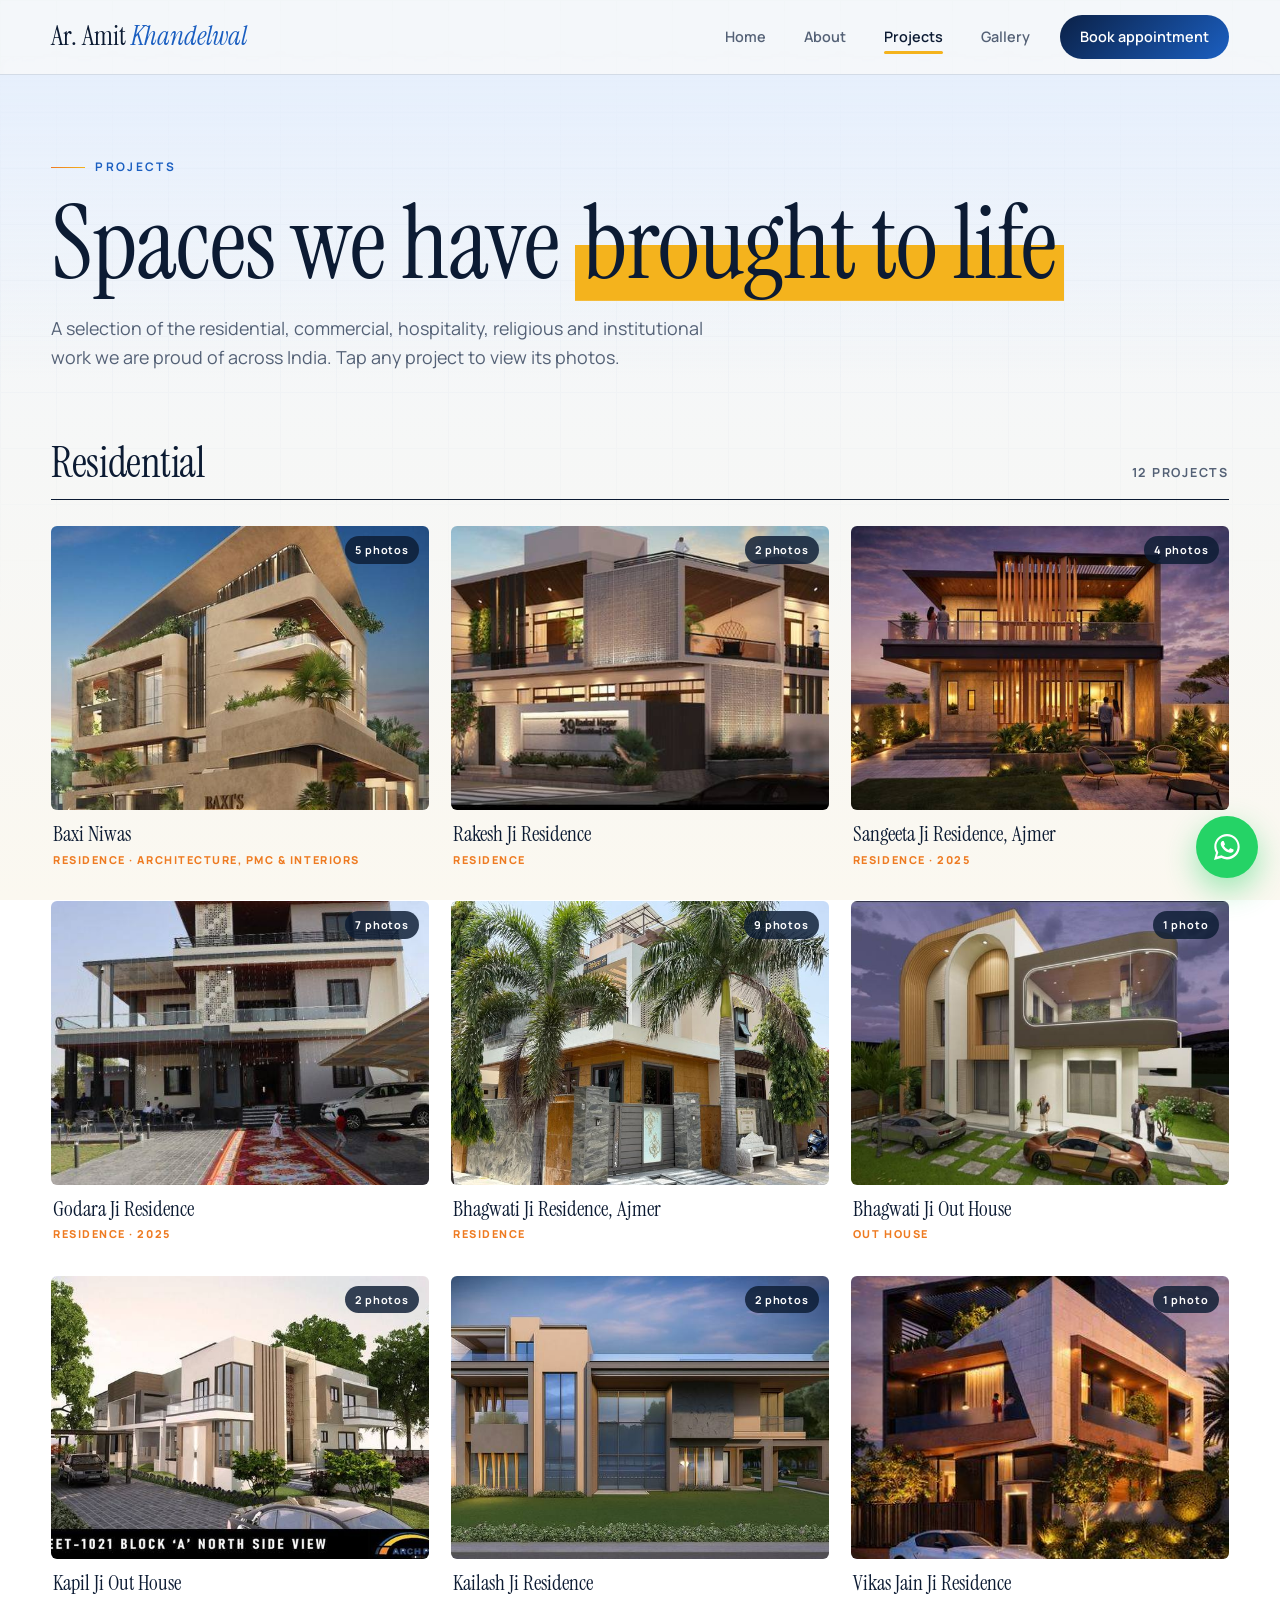
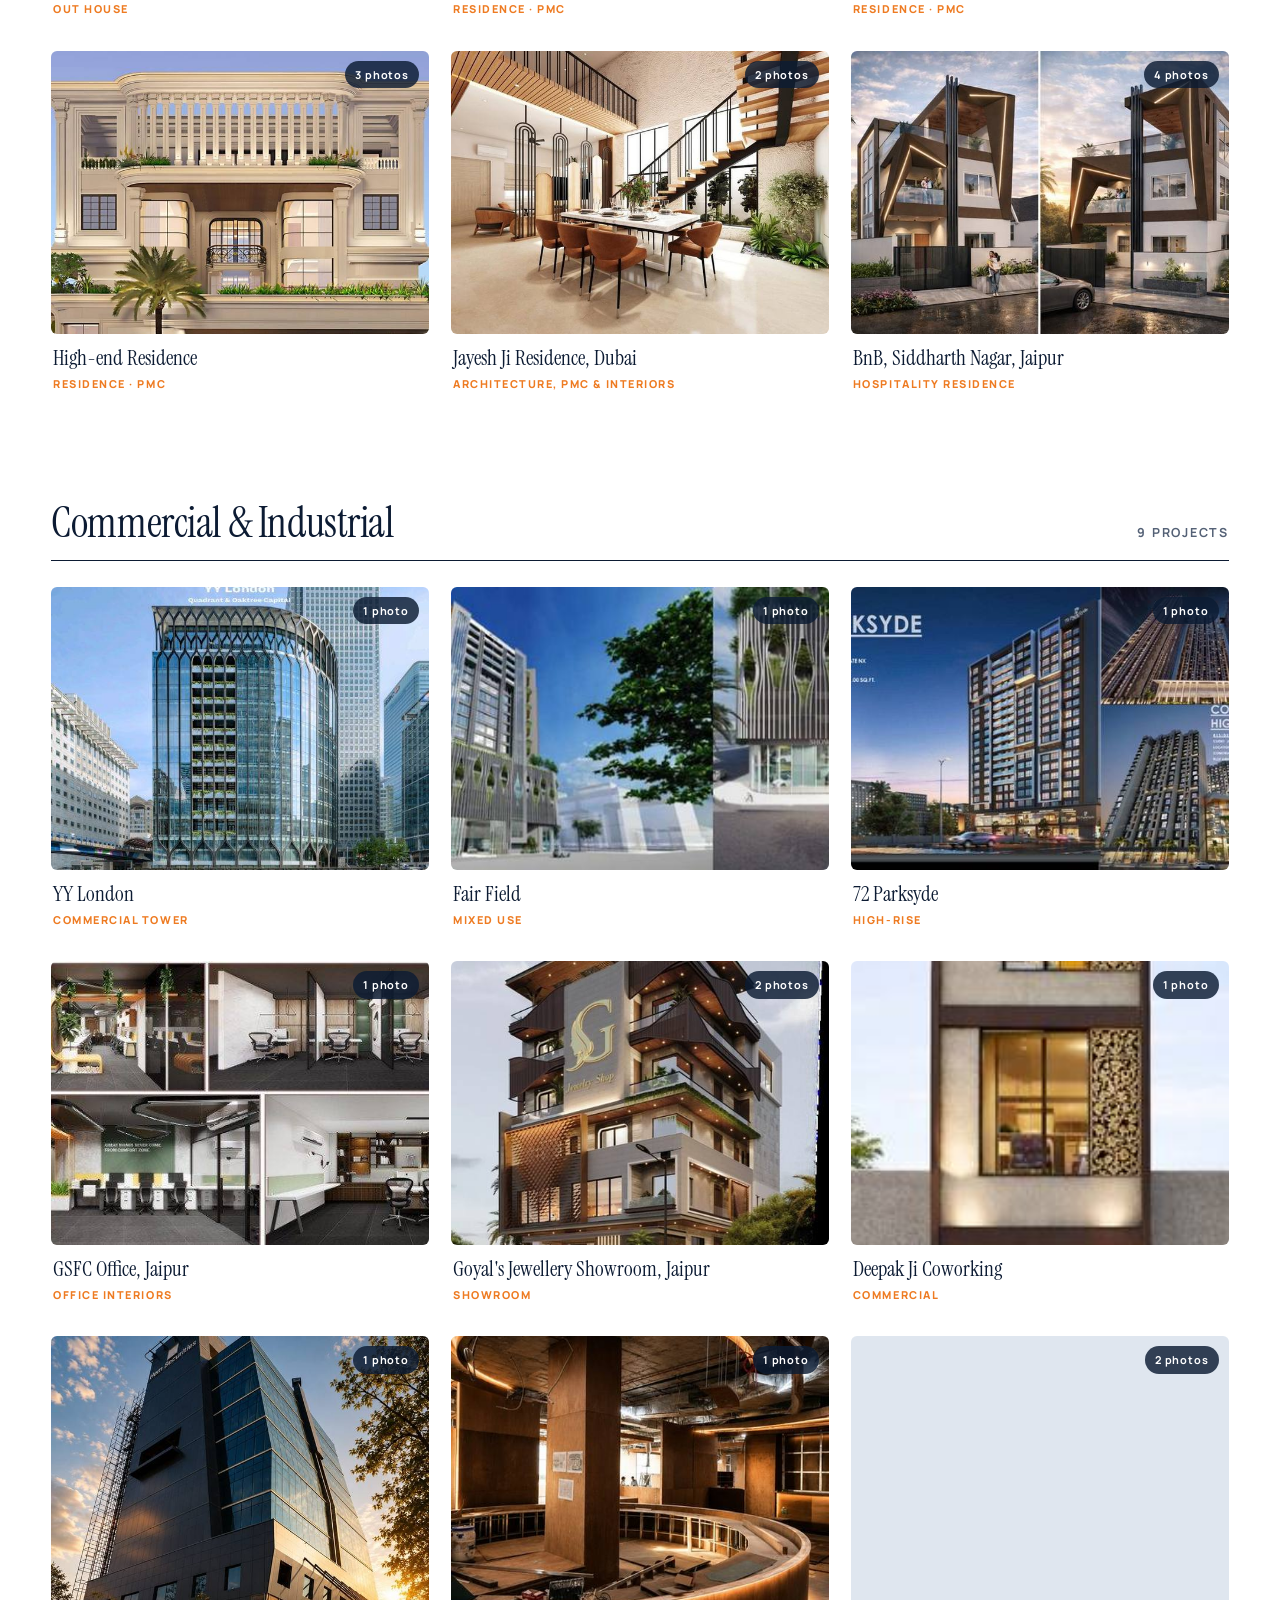
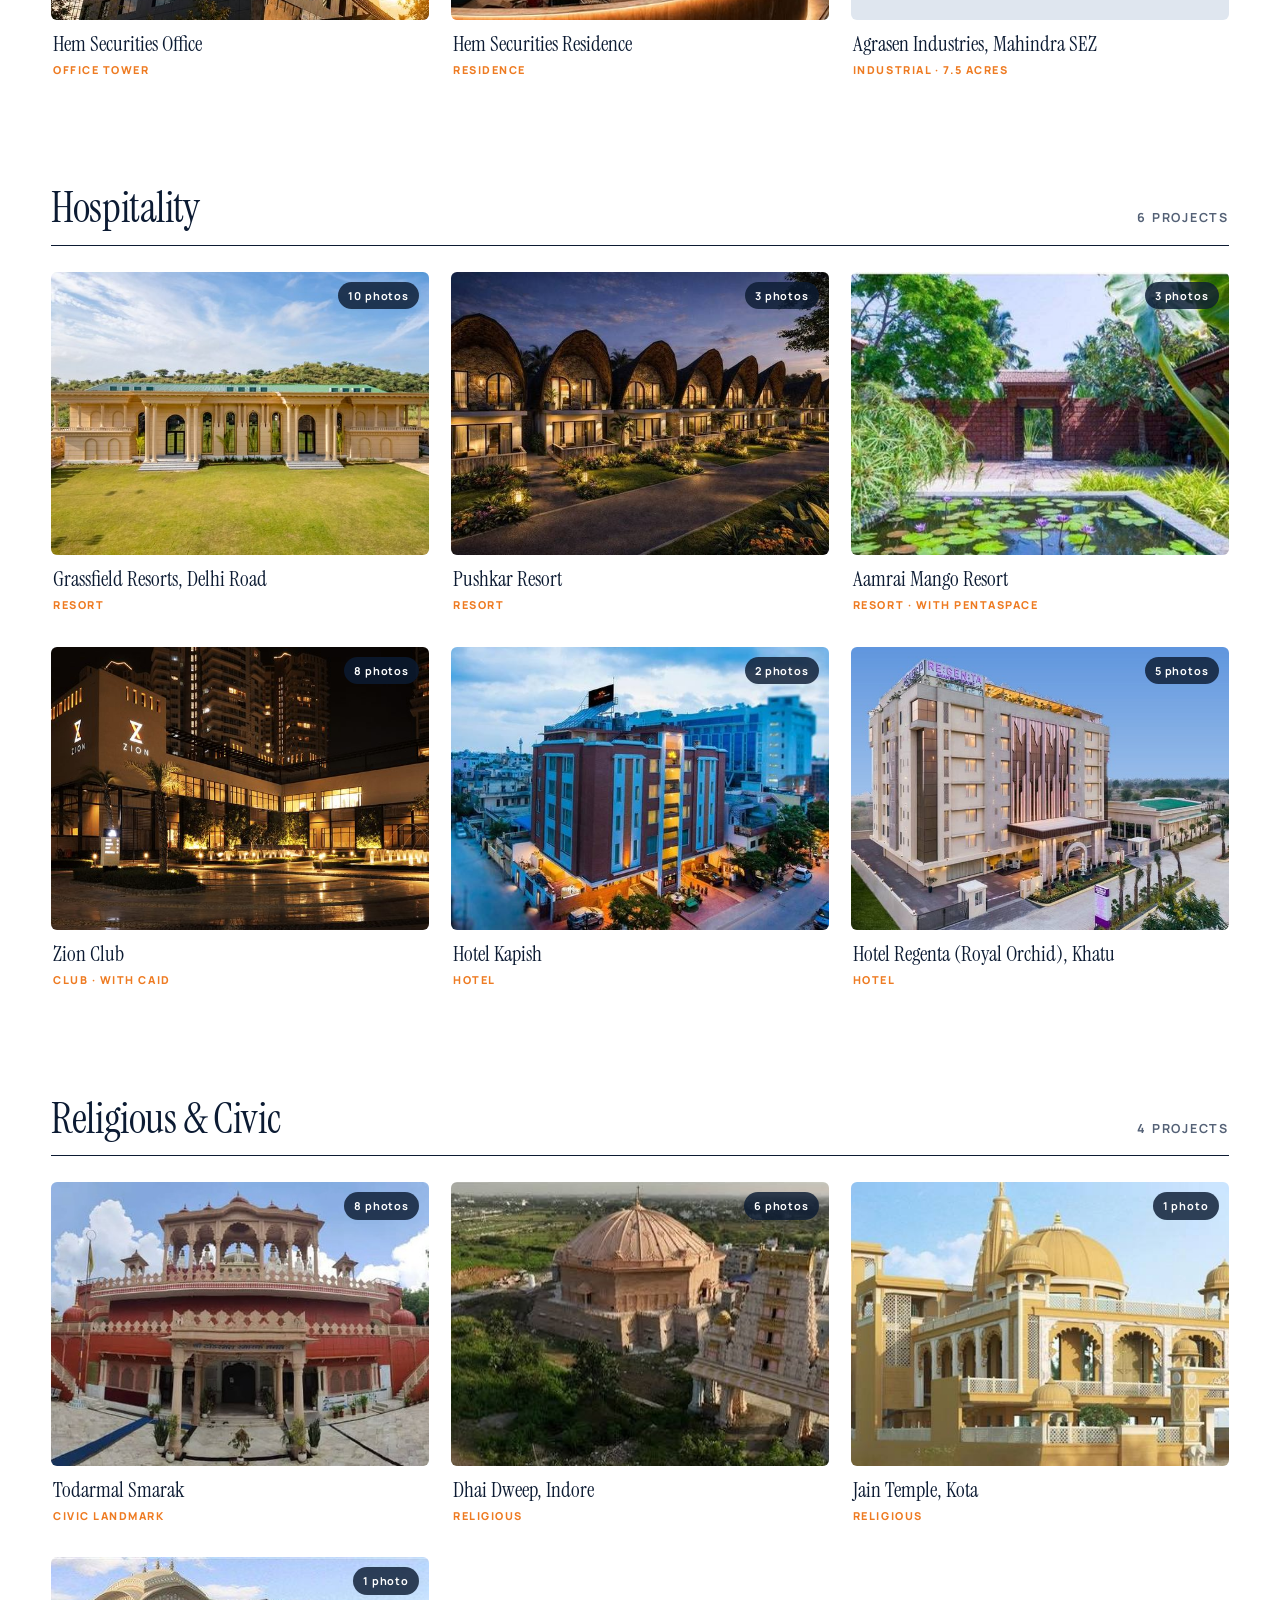
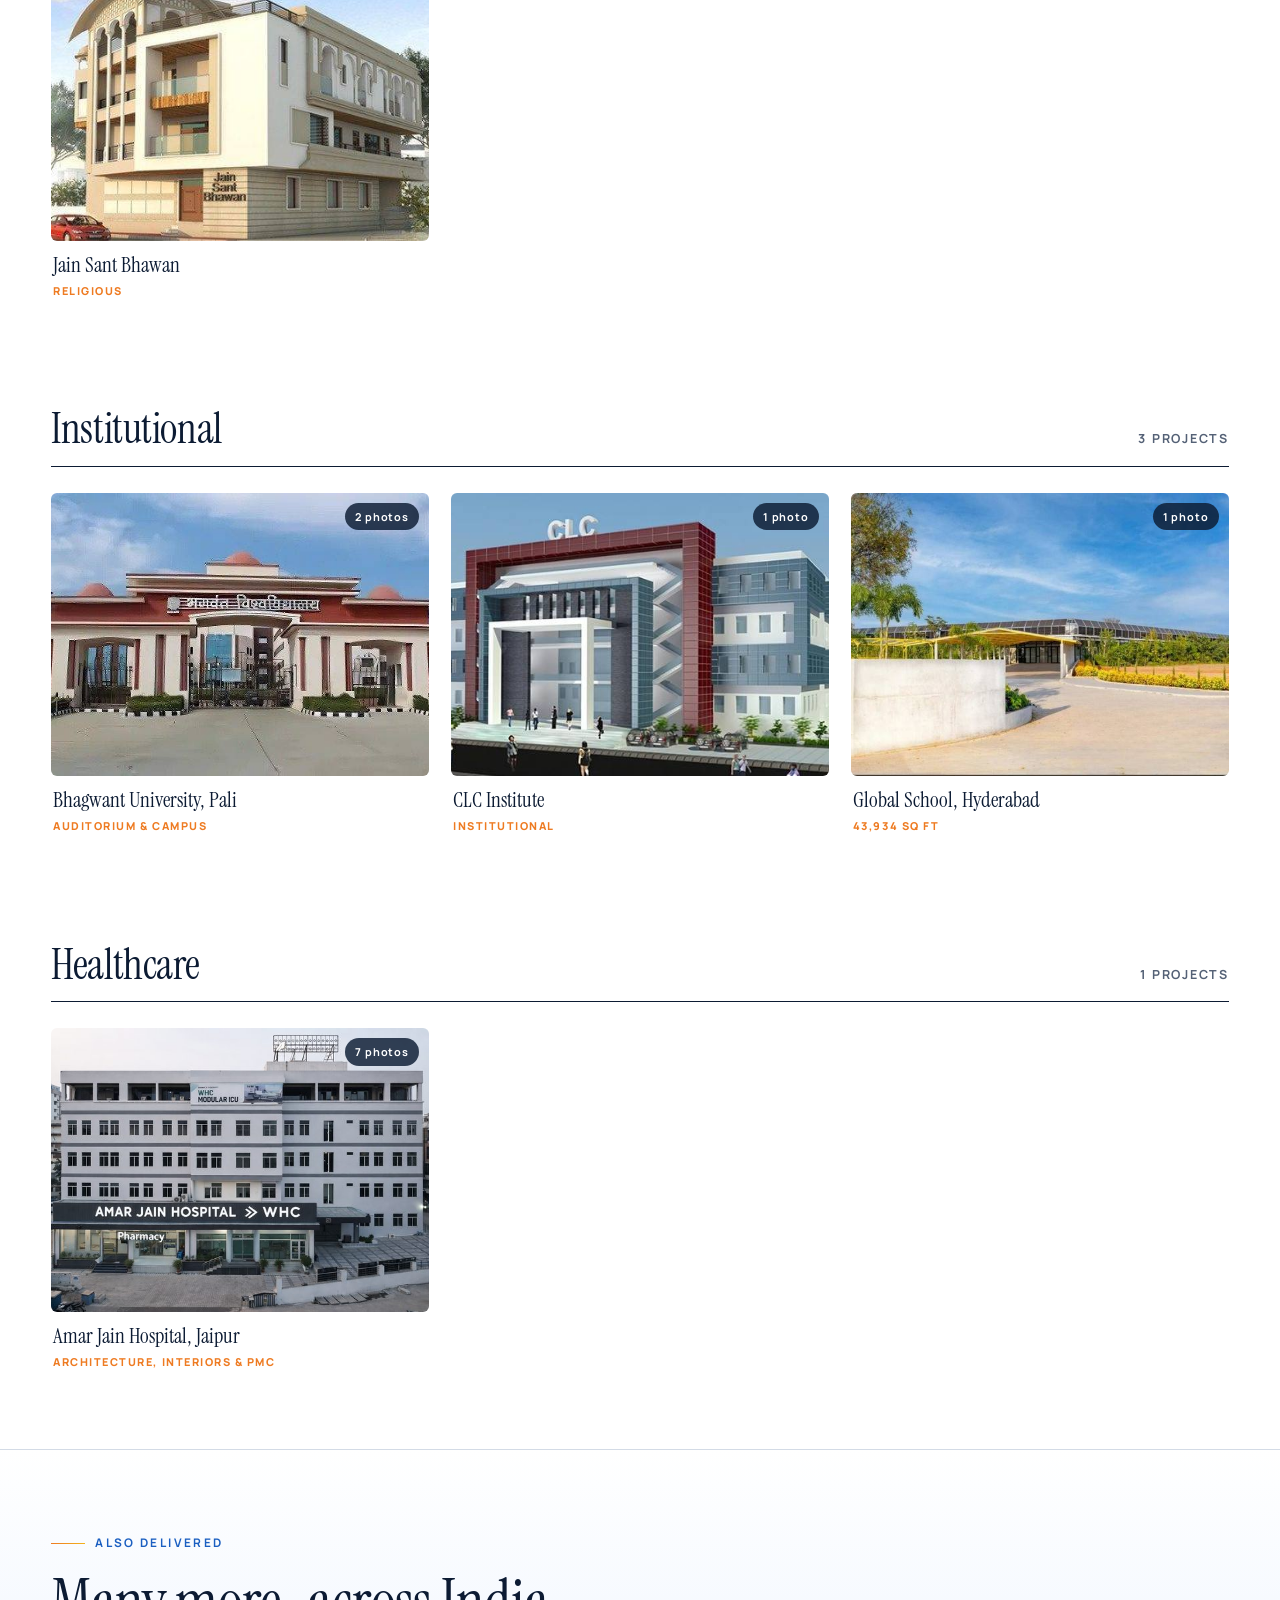
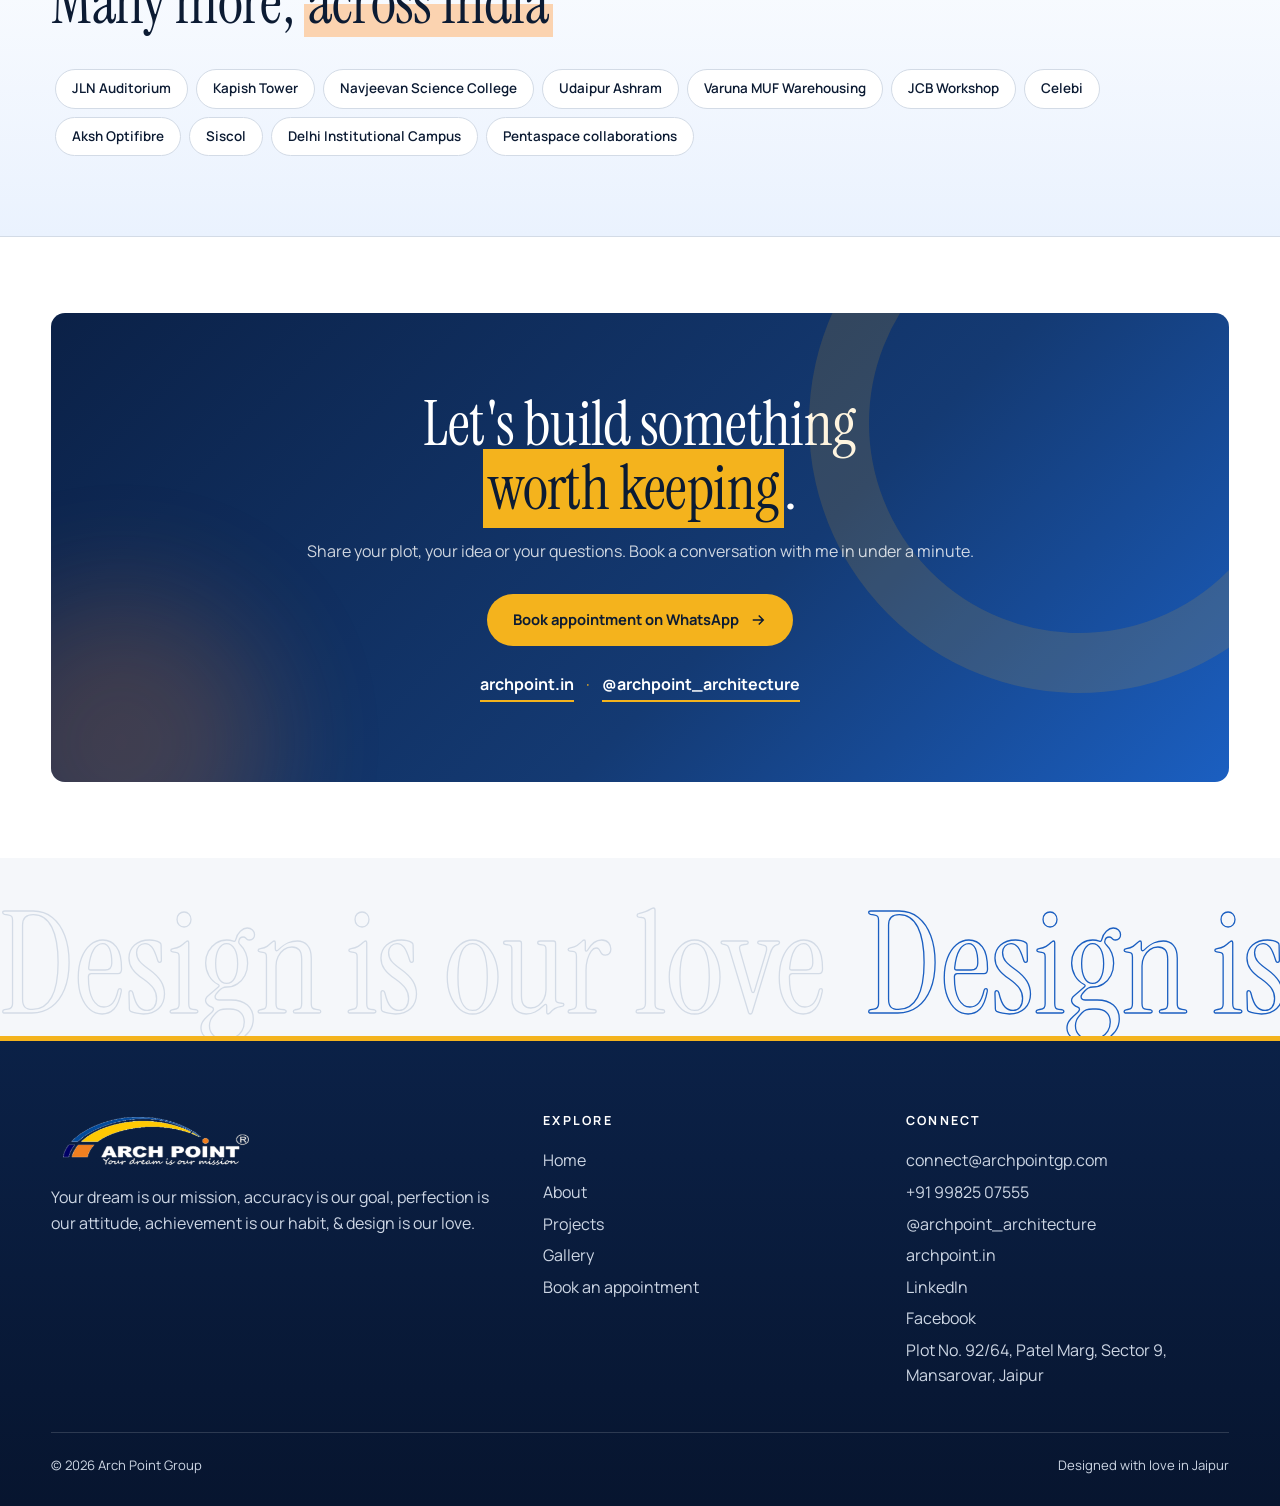
<file: projects.html>
<!DOCTYPE html><html lang="en"><head><meta charset="utf-8"><meta name="viewport" content="width=device-width,initial-scale=1"><title>Projects | Ar. Amit Khandelwal</title><meta name="description" content="Selected projects by Arch Point Group: civic, commercial, hospitality and residential architecture and interiors."><meta name="color-scheme" content="light"><link rel="preconnect" href="https://fonts.googleapis.com"><link rel="preconnect" href="https://fonts.gstatic.com" crossorigin><link href="https://fonts.googleapis.com/css2?family=Instrument+Serif:ital@0;1&family=Manrope:wght@400;500;600;700;800&display=swap" rel="stylesheet"><link rel="icon" href="assets/img/logo-apcl.png"><link rel="stylesheet" href="css/site.css?v=bbdde440"></head><body><header class="nav"><div class="wrap"><a class="brand" href="index.html"><span class="bn">Ar. Amit <i>Khandelwal</i></span></a>
<button class="burger" aria-label="Menu"><i></i><i></i></button><nav class="menu"><a href="index.html">Home</a><a href="about.html">About</a><a href="projects.html" class=on>Projects</a><a href="gallery.html">Gallery</a><a class="btn" href="contact.html">Book appointment</a></nav></div></header><main><section class="pagehead"><div class="wrap"><div class="eyebrow">Projects</div><h1>Spaces we have <mark class="hl">brought to life</mark></h1><p class="lead">A selection of the residential, commercial, hospitality, religious and institutional work we are proud of across India. Tap any project to view its photos.</p></div></section>
<section style="padding-top:0"><div class="wrap"><div class="chead rv"><h2>Residential</h2><span>12 projects</span></div><div class="pkg"><a class="pk rv" href="#" data-t="Baxi Niwas" data-imgs="baxi-exterior|Exterior,baxi-living|Living room,baxi-dining|Dining,baxi-foyer|Foyer,baxi-bedroom|Master bedroom"><div class="ph"><img src="assets/img/t/baxi-exterior.jpg" alt="Baxi Niwas" loading="lazy" decoding="async"><em>5 photos</em></div><div class="pm"><b>Baxi Niwas</b><span>Residence · Architecture, PMC & Interiors</span></div></a><a class="pk rv" href="#" data-t="Rakesh Ji Residence" data-imgs="rakesh-exterior|Exterior,rakesh-interior|Interiors"><div class="ph"><img src="assets/img/t/rakesh-exterior.jpg" alt="Rakesh Ji Residence" loading="lazy" decoding="async"><em>2 photos</em></div><div class="pm"><b>Rakesh Ji Residence</b><span>Residence</span></div></a><a class="pk rv" href="#" data-t="Sangeeta Ji Residence, Ajmer" data-imgs="sangeeta-exterior|Exterior,sangeeta-living|Living,sangeeta-lounge|Lounge,sangeeta-bedroom|Bedroom"><div class="ph"><img src="assets/img/t/sangeeta-exterior.jpg" alt="Sangeeta Ji Residence, Ajmer" loading="lazy" decoding="async"><em>4 photos</em></div><div class="pm"><b>Sangeeta Ji Residence, Ajmer</b><span>Residence · 2025</span></div></a><a class="pk rv" href="#" data-t="Godara Ji Residence" data-imgs="godhara-exterior|Exterior,godara-bedroom|Bedroom,godara-stair|Staircase,godara-dining|Dining,godara-pooja|Pooja room,godhara-hall|Hall,godhara-tv|Living"><div class="ph"><img src="assets/img/t/godhara-exterior.jpg" alt="Godara Ji Residence" loading="lazy" decoding="async"><em>7 photos</em></div><div class="pm"><b>Godara Ji Residence</b><span>Residence · 2025</span></div></a><a class="pk rv" href="#" data-t="Bhagwati Ji Residence, Ajmer" data-imgs="bhagwati-front|Front,bhagwati-gate|Entrance,bhagwati-exterior|Exterior,bhagwati-hall|Hall,bhagwati-living|Living,bhagwati-first-floor|First-floor living,bhagwati-bedroom|Bedroom,bhagwati-suite|Master suite,bhagwati-kids|Kids room"><div class="ph"><img src="assets/img/t/bhagwati-front.jpg" alt="Bhagwati Ji Residence, Ajmer" loading="lazy" decoding="async"><em>9 photos</em></div><div class="pm"><b>Bhagwati Ji Residence, Ajmer</b><span>Residence</span></div></a><a class="pk rv" href="#" data-t="Bhagwati Ji Out House" data-imgs="bhagwati-outhouse|Exterior"><div class="ph"><img src="assets/img/t/bhagwati-outhouse.jpg" alt="Bhagwati Ji Out House" loading="lazy" decoding="async"><em>1 photo</em></div><div class="pm"><b>Bhagwati Ji Out House</b><span>Out house</span></div></a><a class="pk rv" href="#" data-t="Kapil Ji Out House" data-imgs="kapil-exterior|Exterior,kapil-living|Living"><div class="ph"><img src="assets/img/t/kapil-exterior.jpg" alt="Kapil Ji Out House" loading="lazy" decoding="async"><em>2 photos</em></div><div class="pm"><b>Kapil Ji Out House</b><span>Out house</span></div></a><a class="pk rv" href="#" data-t="Kailash Ji Residence" data-imgs="kailash-exterior|Exterior,kailash-bedroom|Bedroom"><div class="ph"><img src="assets/img/t/kailash-exterior.jpg" alt="Kailash Ji Residence" loading="lazy" decoding="async"><em>2 photos</em></div><div class="pm"><b>Kailash Ji Residence</b><span>Residence · PMC</span></div></a><a class="pk rv" href="#" data-t="Vikas Jain Ji Residence" data-imgs="vikas-exterior|Exterior"><div class="ph"><img src="assets/img/t/vikas-exterior.jpg" alt="Vikas Jain Ji Residence" loading="lazy" decoding="async"><em>1 photo</em></div><div class="pm"><b>Vikas Jain Ji Residence</b><span>Residence · PMC</span></div></a><a class="pk rv" href="#" data-t="High-end Residence" data-imgs="pmc-exterior|Exterior,pmc-living|Living,pmc-foyer|Foyer"><div class="ph"><img src="assets/img/t/pmc-exterior.jpg" alt="High-end Residence" loading="lazy" decoding="async"><em>3 photos</em></div><div class="pm"><b>High-end Residence</b><span>Residence · PMC</span></div></a><a class="pk rv" href="#" data-t="Jayesh Ji Residence, Dubai" data-imgs="jayesh-dining|Dining,jayesh-living|Living"><div class="ph"><img src="assets/img/t/jayesh-dining.jpg" alt="Jayesh Ji Residence, Dubai" loading="lazy" decoding="async"><em>2 photos</em></div><div class="pm"><b>Jayesh Ji Residence, Dubai</b><span>Architecture, PMC & Interiors</span></div></a><a class="pk rv" href="#" data-t="BnB, Siddharth Nagar, Jaipur" data-imgs="airbnb-siddharth|Exterior,bnb-living|Living,bnb-dining|Dining,bnb-bath|Bathroom"><div class="ph"><img src="assets/img/t/airbnb-siddharth.jpg" alt="BnB, Siddharth Nagar, Jaipur" loading="lazy" decoding="async"><em>4 photos</em></div><div class="pm"><b>BnB, Siddharth Nagar, Jaipur</b><span>Hospitality residence</span></div></a></div></div></section><section style="padding-top:0"><div class="wrap"><div class="chead rv"><h2>Commercial & Industrial</h2><span>9 projects</span></div><div class="pkg"><a class="pk rv" href="#" data-t="YY London" data-imgs="yy-london|Exterior"><div class="ph"><img src="assets/img/t/yy-london.jpg" alt="YY London" loading="lazy" decoding="async"><em>1 photo</em></div><div class="pm"><b>YY London</b><span>Commercial tower</span></div></a><a class="pk rv" href="#" data-t="Fair Field" data-imgs="fairfield|Exterior"><div class="ph"><img src="assets/img/t/fairfield.jpg" alt="Fair Field" loading="lazy" decoding="async"><em>1 photo</em></div><div class="pm"><b>Fair Field</b><span>Mixed use</span></div></a><a class="pk rv" href="#" data-t="72 Parksyde" data-imgs="parksyde|Exterior"><div class="ph"><img src="assets/img/t/parksyde.jpg" alt="72 Parksyde" loading="lazy" decoding="async"><em>1 photo</em></div><div class="pm"><b>72 Parksyde</b><span>High-rise</span></div></a><a class="pk rv" href="#" data-t="GSFC Office, Jaipur" data-imgs="gsfc-office|Workspace"><div class="ph"><img src="assets/img/t/gsfc-office.jpg" alt="GSFC Office, Jaipur" loading="lazy" decoding="async"><em>1 photo</em></div><div class="pm"><b>GSFC Office, Jaipur</b><span>Office interiors</span></div></a><a class="pk rv" href="#" data-t="Goyal&#x27;s Jewellery Showroom, Jaipur" data-imgs="goyal-exterior|Exterior,goyal-interior|Showroom interior"><div class="ph"><img src="assets/img/t/goyal-exterior.jpg" alt="Goyal&#x27;s Jewellery Showroom, Jaipur" loading="lazy" decoding="async"><em>2 photos</em></div><div class="pm"><b>Goyal's Jewellery Showroom, Jaipur</b><span>Showroom</span></div></a><a class="pk rv" href="#" data-t="Deepak Ji Coworking" data-imgs="coworking-facade|Facade"><div class="ph"><img src="assets/img/t/coworking-facade.jpg" alt="Deepak Ji Coworking" loading="lazy" decoding="async"><em>1 photo</em></div><div class="pm"><b>Deepak Ji Coworking</b><span>Commercial</span></div></a><a class="pk rv" href="#" data-t="Hem Securities Office" data-imgs="hem-office|Exterior"><div class="ph"><img src="assets/img/t/hem-office.jpg" alt="Hem Securities Office" loading="lazy" decoding="async"><em>1 photo</em></div><div class="pm"><b>Hem Securities Office</b><span>Office tower</span></div></a><a class="pk rv" href="#" data-t="Hem Securities Residence" data-imgs="hem-residence|Interior in progress"><div class="ph"><img src="assets/img/t/hem-residence.jpg" alt="Hem Securities Residence" loading="lazy" decoding="async"><em>1 photo</em></div><div class="pm"><b>Hem Securities Residence</b><span>Residence</span></div></a><a class="pk rv" href="#" data-t="Agrasen Industries, Mahindra SEZ" data-imgs="agrasen-exterior|Plant,agrasen-interior|Interior"><div class="ph"><img src="assets/img/t/agrasen-exterior.jpg" alt="Agrasen Industries, Mahindra SEZ" loading="lazy" decoding="async"><em>2 photos</em></div><div class="pm"><b>Agrasen Industries, Mahindra SEZ</b><span>Industrial · 7.5 acres</span></div></a></div></div></section><section style="padding-top:0"><div class="wrap"><div class="chead rv"><h2>Hospitality</h2><span>6 projects</span></div><div class="pkg"><a class="pk rv" href="#" data-t="Grassfield Resorts, Delhi Road" data-imgs="grassfield-clubhouse|Clubhouse,grassfield-cottages|Cottages,grassfield-landscape-night|Landscape by night,grassfield-pool-night|Pool by night,grassfield-banquet-hall|Banquet,grassfield-room-dome|Dome suite,grassfield-room-bath|Suite with bath,grassfield-pool|Pool,grassfield-aerial|Aerial,grassfield-suite|Suite"><div class="ph"><img src="assets/img/t/grassfield-clubhouse.jpg" alt="Grassfield Resorts, Delhi Road" loading="lazy" decoding="async"><em>10 photos</em></div><div class="pm"><b>Grassfield Resorts, Delhi Road</b><span>Resort</span></div></a><a class="pk rv" href="#" data-t="Pushkar Resort" data-imgs="pushkar-cottages|Cottages,pushkar-main|Main block,pushkar-club|Clubhouse"><div class="ph"><img src="assets/img/t/pushkar-cottages.jpg" alt="Pushkar Resort" loading="lazy" decoding="async"><em>3 photos</em></div><div class="pm"><b>Pushkar Resort</b><span>Resort</span></div></a><a class="pk rv" href="#" data-t="Aamrai Mango Resort" data-imgs="aamrai-garden|Garden,aamrai-dining|Dining,aamrai-suite|Suite"><div class="ph"><img src="assets/img/t/aamrai-garden.jpg" alt="Aamrai Mango Resort" loading="lazy" decoding="async"><em>3 photos</em></div><div class="pm"><b>Aamrai Mango Resort</b><span>Resort · with Pentaspace</span></div></a><a class="pk rv" href="#" data-t="Zion Club" data-imgs="zion-1|Entrance,zion-2|Lounge,zion-3|Lobby,zion-5|Restaurant,zion-6|Banquet,zion-4|Gym,zion-7|Badminton,zion-8|Cricket net"><div class="ph"><img src="assets/img/t/zion-1.jpg" alt="Zion Club" loading="lazy" decoding="async"><em>8 photos</em></div><div class="pm"><b>Zion Club</b><span>Club · with CAID</span></div></a><a class="pk rv" href="#" data-t="Hotel Kapish" data-imgs="kapish-exterior|Exterior,kapish-lobby|Lobby"><div class="ph"><img src="assets/img/t/kapish-exterior.jpg" alt="Hotel Kapish" loading="lazy" decoding="async"><em>2 photos</em></div><div class="pm"><b>Hotel Kapish</b><span>Hotel</span></div></a><a class="pk rv" href="#" data-t="Hotel Regenta (Royal Orchid), Khatu" data-imgs="regenta-exterior|Exterior,regenta-facade|Front facade,regenta-courtyard|Courtyard & pool,regenta-dining|Dining,regenta-pool|Pool"><div class="ph"><img src="assets/img/t/regenta-exterior.jpg" alt="Hotel Regenta (Royal Orchid), Khatu" loading="lazy" decoding="async"><em>5 photos</em></div><div class="pm"><b>Hotel Regenta (Royal Orchid), Khatu</b><span>Hotel</span></div></a></div></div></section><section style="padding-top:0"><div class="wrap"><div class="chead rv"><h2>Religious & Civic</h2><span>4 projects</span></div><div class="pkg"><a class="pk rv" href="#" data-t="Todarmal Smarak" data-imgs="todarmal-facade|Front porch,todarmal-render|Exterior,todarmal-pavilion|Pavilion,todarmal-pavilion-crowd|Ceremony,todarmal-night|By night,todarmal-front|Front view,todarmal-temple|Temple,todarmal-hall|Sanctum"><div class="ph"><img src="assets/img/t/todarmal-facade.jpg" alt="Todarmal Smarak" loading="lazy" decoding="async"><em>8 photos</em></div><div class="pm"><b>Todarmal Smarak</b><span>Civic landmark</span></div></a><a class="pk rv" href="#" data-t="Dhai Dweep, Indore" data-imgs="dhai-aerial|Front & gateway,dhai-dweep|Exterior,dhai-dome-night|Dome by night,dhai-model-hall|Model hall,dhai-card-render|Hall render,dhai-model-tower|Model towers"><div class="ph"><img src="assets/img/t/dhai-aerial.jpg" alt="Dhai Dweep, Indore" loading="lazy" decoding="async"><em>6 photos</em></div><div class="pm"><b>Dhai Dweep, Indore</b><span>Religious</span></div></a><a class="pk rv" href="#" data-t="Jain Temple, Kota" data-imgs="jain-temple|Exterior"><div class="ph"><img src="assets/img/t/jain-temple.jpg" alt="Jain Temple, Kota" loading="lazy" decoding="async"><em>1 photo</em></div><div class="pm"><b>Jain Temple, Kota</b><span>Religious</span></div></a><a class="pk rv" href="#" data-t="Jain Sant Bhawan" data-imgs="sant-bhawan|Exterior"><div class="ph"><img src="assets/img/t/sant-bhawan.jpg" alt="Jain Sant Bhawan" loading="lazy" decoding="async"><em>1 photo</em></div><div class="pm"><b>Jain Sant Bhawan</b><span>Religious</span></div></a></div></div></section><section style="padding-top:0"><div class="wrap"><div class="chead rv"><h2>Institutional</h2><span>3 projects</span></div><div class="pkg"><a class="pk rv" href="#" data-t="Bhagwant University, Pali" data-imgs="bhagwant-univ|Entrance,bhagwant-auditorium|Auditorium"><div class="ph"><img src="assets/img/t/bhagwant-univ.jpg" alt="Bhagwant University, Pali" loading="lazy" decoding="async"><em>2 photos</em></div><div class="pm"><b>Bhagwant University, Pali</b><span>Auditorium & campus</span></div></a><a class="pk rv" href="#" data-t="CLC Institute" data-imgs="clc-institute|Exterior"><div class="ph"><img src="assets/img/t/clc-institute.jpg" alt="CLC Institute" loading="lazy" decoding="async"><em>1 photo</em></div><div class="pm"><b>CLC Institute</b><span>Institutional</span></div></a><a class="pk rv" href="#" data-t="Global School, Hyderabad" data-imgs="global-school|Campus"><div class="ph"><img src="assets/img/t/global-school.jpg" alt="Global School, Hyderabad" loading="lazy" decoding="async"><em>1 photo</em></div><div class="pm"><b>Global School, Hyderabad</b><span>43,934 sq ft</span></div></a></div></div></section><section style="padding-top:0"><div class="wrap"><div class="chead rv"><h2>Healthcare</h2><span>1 projects</span></div><div class="pkg"><a class="pk rv" href="#" data-t="Amar Jain Hospital, Jaipur" data-imgs="amarjain-front-day|Front,amarjain-front|Front at dusk,amarjain-aerial|Aerial,amarjain-render|Design render,amarjain-reception|Reception,amarjain-helpdesk|Help desk,amarjain-icu-ward|Ward"><div class="ph"><img src="assets/img/t/amarjain-front-day.jpg" alt="Amar Jain Hospital, Jaipur" loading="lazy" decoding="async"><em>7 photos</em></div><div class="pm"><b>Amar Jain Hospital, Jaipur</b><span>Architecture, interiors & PMC</span></div></a></div></div></section>
<section style="background:#fff;border-block:1px solid var(--line)"><div class="wrap"><div class="eyebrow">Also delivered</div><h2 class="rv">Many more, <mark class="hl o">across India</mark></h2><div style="margin-top:30px" class="rv"><span class="pill">JLN Auditorium</span><span class="pill">Kapish Tower</span><span class="pill">Navjeevan Science College</span><span class="pill">Udaipur Ashram</span><span class="pill">Varuna MUF Warehousing</span><span class="pill">JCB Workshop</span><span class="pill">Celebi</span><span class="pill">Aksh Optifibre</span><span class="pill">Siscol</span><span class="pill">Delhi Institutional Campus</span><span class="pill">Pentaspace collaborations</span></div></div></section>
<section><div class="wrap"><div class="ctab rv"><h2>Let's build something <mark class="hl full" style="color:#0C1B33">worth keeping</mark>.</h2><p>Share your plot, your idea or your questions. Book a conversation with me in under a minute.</p><a class="btn" href="contact.html">Book appointment on WhatsApp <svg width="18" height="18" viewBox="0 0 24 24" fill="none" stroke="currentColor" stroke-width="2"><path d="M5 12h14M13 6l6 6-6 6"/></svg></a><p class="soc"><a href="https://archpoint.in" target="_blank" rel="noopener">archpoint.in</a><span>&middot;</span><a href="https://instagram.com/archpoint_architecture" target="_blank" rel="noopener">@archpoint_architecture</a></p></div></div></section></main><div class="wmw"><div class="wm"><span>Design is our love</span><span>Design is our love</span><span>Design is our love</span><span>Design is our love</span></div></div><footer><div class="wrap"><div><img class="plogo" src="assets/img/logo-primary-light.png" alt="Arch Point Consultants Pvt. Ltd."><p>Your dream is our mission, accuracy is our goal, perfection is our attitude, achievement is our habit, &amp; design is our love.</p></div>
<div><h4>Explore</h4><a href="index.html">Home</a><a href="about.html">About</a><a href="projects.html">Projects</a><a href="gallery.html">Gallery</a><a href="contact.html">Book an appointment</a></div>
<div><h4>Connect</h4><a href="mailto:connect@archpointgp.com">connect@archpointgp.com</a><a href="tel:+919982507555">+91 99825 07555</a><a href="https://instagram.com/archpoint_architecture" target="_blank" rel="noopener">@archpoint_architecture</a><a href="https://archpoint.in" target="_blank" rel="noopener">archpoint.in</a><a href="https://www.linkedin.com/company/14409093" target="_blank" rel="noopener">LinkedIn</a><a href="https://www.facebook.com/teamarchpoint/" target="_blank" rel="noopener">Facebook</a><a>Plot No. 92/64, Patel Marg, Sector 9, Mansarovar, Jaipur</a></div>
<div class="cp"><span>&copy; 2026 Arch Point Group</span><span>Designed with love in Jaipur</span></div></div></footer>
<a class="fab" href="contact.html" aria-label="Book on WhatsApp"><svg viewBox="0 0 32 32"><path d="M16 3C9 3 3.3 8.6 3.3 15.5c0 2.3.6 4.4 1.7 6.3L3 29l7.4-1.9a12.8 12.8 0 0 0 5.6 1.3c7 0 12.7-5.6 12.7-12.5S23 3 16 3zm0 22.9c-1.8 0-3.6-.5-5.100-1.400l-.4-.2-4.400 1.100 1.200-4.200-.3-.4a10.200 10.200 0 0 1-1.600-5.500C5.400 9.800 10.100 5.200 16 5.200S26.600 9.800 26.600 15.500 21.900 25.900 16 25.900zm5.800-7.600c-.3-.2-1.900-.9-2.200-1-.3-.1-.5-.2-.7.200s-.8 1-1 1.200c-.2.200-.4.200-.7.100a8.400 8.400 0 0 1-4.200-3.700c-.3-.6.300-.5.900-1.700.1-.2 0-.4 0-.5l-1-2.300c-.2-.6-.5-.5-.7-.5h-.6c-.2 0-.5.100-.8.400-.3.300-1.100 1.100-1.100 2.600s1.100 3 1.300 3.200c.2.200 2.200 3.400 5.400 4.700 2 .8 2.800.9 3.800.7.600-.1 1.900-.8 2.200-1.500.3-.7.300-1.400.2-1.500-.1-.2-.3-.2-.6-.4z"/></svg></a><div class="lb"><button class="x" aria-label="Close">&times;</button><button class="pv" aria-label="Previous">&lsaquo;</button><img alt=""><p></p><button class="nx" aria-label="Next">&rsaquo;</button></div><script src="js/site.js?v=aab65785"></script></body></html>
</file>
<file: css/site.css>
:root{--paper:#F5F7FA;--white:#fff;--ink:#0C1B33;--muted:#546176;--line:#D3DBE6;--blue:#1B5FC1;--yellow:#F4B31D;--orange:#EE7B22;--serif:'Instrument Serif',Georgia,serif;--sans:'Manrope',system-ui,sans-serif;color-scheme:light}
*{box-sizing:border-box;margin:0;padding:0}
html{scroll-behavior:smooth}
body{font-family:var(--sans);color:var(--ink);background:var(--paper);line-height:1.6;font-size:16px;overflow-x:hidden;animation:pg .7s ease both}
body.leaving{opacity:0;transition:opacity .25s}
@keyframes pg{from{opacity:0}to{opacity:1}}
body:before{content:"";position:fixed;inset:0;z-index:-1;background-image:linear-gradient(var(--line) 1px,transparent 1px),linear-gradient(90deg,var(--line) 1px,transparent 1px);background-size:56px 56px;opacity:.35;-webkit-mask-image:linear-gradient(#000,transparent 70%);mask-image:linear-gradient(#000,transparent 70%)}
img{max-width:100%;display:block}a{color:inherit;text-decoration:none}
.wrap{width:min(1200px,92%);margin:0 auto}
h1,h2,h3{font-family:var(--serif);font-weight:400;line-height:1.05;letter-spacing:-.01em}
h2{font-size:clamp(2.2rem,5vw,3.8rem)}h3{font-size:1.6rem}
.eyebrow{display:inline-flex;align-items:center;gap:10px;font-size:.74rem;letter-spacing:.2em;text-transform:uppercase;color:var(--blue);font-weight:700;margin-bottom:18px}
.eyebrow:before{content:"";width:34px;height:1px;background:var(--blue)}
.lead{font-size:1.12rem;color:var(--muted);max-width:60ch}
section{padding:76px 0;position:relative}
/* nav */
.nav{position:fixed;top:0;left:0;right:0;z-index:50;background:rgba(245,247,250,.86);backdrop-filter:blur(12px);border-bottom:1px solid var(--line)}
.nav .wrap{display:flex;align-items:center;justify-content:space-between;height:74px}
.brand img{height:46px;width:auto}
.menu{display:flex;gap:6px;align-items:center}
.menu a{padding:8px 16px;font-size:.9rem;font-weight:600;color:var(--muted);position:relative;border-radius:99px;transition:.25s}
.menu a:hover{color:var(--ink)}
.menu a.on{color:var(--ink)}
.menu a.on:after{content:"";position:absolute;left:16px;right:16px;bottom:3px;height:3px;border-radius:3px;background:var(--yellow)}
.btn{display:inline-flex;align-items:center;gap:10px;background:var(--ink);color:#fff;padding:14px 26px;border-radius:99px;font-weight:700;font-size:.92rem;border:0;cursor:pointer;transition:.3s;font-family:inherit}
.btn:hover{background:var(--blue);transform:translateY(-2px);box-shadow:0 12px 26px rgba(27,95,193,.28)}
.btn.ghost{background:transparent;color:var(--ink);border:1.5px solid var(--ink)}
.btn.ghost:hover{background:var(--ink);color:#fff}
.menu .btn{padding:10px 20px;color:#fff;margin-left:8px}.menu .btn:after{display:none}
.burger{display:none;background:none;border:0;width:40px;height:40px;cursor:pointer}
.burger i{display:block;height:2px;background:var(--ink);margin:6px 8px;transition:.3s}
main{padding-top:74px}
/* highlight effects */
mark.hl{background:linear-gradient(var(--yellow),var(--yellow)) no-repeat 0 88%/0% 42%;color:inherit;padding:0 .08em;transition:background-size 1.1s cubic-bezier(.6,.1,.2,1) .25s}
mark.hl.in,.in mark.hl{background-size:100% 42%}
mark.hl.b{background-image:linear-gradient(#bcd4f5,#bcd4f5)}
mark.hl.o{background-image:linear-gradient(#fbd3b0,#fbd3b0)}
mark.hl.full{background-position:0 50%;background-size:0% 100%}mark.hl.full.in,.in mark.hl.full{background-size:100% 100%}
.ul{background:linear-gradient(var(--blue),var(--blue)) no-repeat 0 100%/0% 3px;transition:background-size .9s .2s}.in .ul,.ul.in{background-size:100% 3px}
.outline{-webkit-text-stroke:1.4px var(--ink);color:transparent}
.type-hover span{display:inline-block;transition:transform .3s,color .3s}
.type-hover span:hover{transform:translateY(-6px) rotate(-4deg);color:var(--blue)}
/* reveal */
.rv{opacity:1;transform:none}
.js .rv{opacity:0;transform:translateY(34px);transition:opacity .9s ease,transform .9s cubic-bezier(.2,.7,.2,1)}
.js .rv.in{opacity:1;transform:none}
.d1{transition-delay:.1s!important}.d2{transition-delay:.2s!important}.d3{transition-delay:.3s!important}
.imgrv{position:relative;overflow:hidden;border-radius:6px;background:#dfe6ef}
.imgrv img{width:100%;height:100%;object-fit:cover;transition:transform 1.4s cubic-bezier(.2,.7,.2,1)}
.js .imgrv:after{content:"";position:absolute;inset:0;background:var(--paper);transform-origin:right;transition:transform 1.1s cubic-bezier(.7,0,.2,1)}
.js .imgrv.in:after{transform:scaleX(0)}
.imgrv:hover img{transform:scale(1.06)}
/* hero */
.hero{padding:70px 0 150px;position:relative;overflow:hidden;min-height:calc(100vh - 74px)}
.hero .wrap{display:grid;grid-template-columns:1.25fr .75fr;gap:50px;align-items:center;position:relative;z-index:1}
.hero h1{font-size:clamp(3.4rem,9vw,8rem);line-height:.92}
.hero h1 .n2{display:block;font-style:italic;color:var(--blue)}
.hero h1 .ch{display:inline-block;opacity:0;transform:translateY(60%) rotate(5deg);animation:ch .9s cubic-bezier(.2,.7,.2,1) forwards}
@keyframes ch{to{opacity:1;transform:none}}
.role{margin:26px 0 14px;font-weight:700;letter-spacing:.04em;font-size:.95rem}
.role span{color:var(--orange)}
.tagline{font-family:var(--serif);font-size:clamp(1.5rem,3vw,2.2rem);line-height:1.25;max-width:22ch}
.cta{display:flex;gap:14px;flex-wrap:wrap;margin-top:34px}
.portrait{position:relative;width:min(100%,380px);margin-left:auto}
.arch{aspect-ratio:3/4;border-radius:999px 999px 14px 14px;overflow:hidden;background:linear-gradient(160deg,#dbe6f6,#fbe7c2);position:relative;border:1px solid var(--line);box-shadow:0 30px 60px rgba(12,27,51,.15)}
.arch img{position:absolute;inset:0;width:100%;height:100%;object-fit:cover}
.arch .mono{position:absolute;inset:0;display:grid;place-items:center;font-family:var(--serif);font-size:7rem;color:var(--blue);opacity:.35}
.arch:before{content:"";position:absolute;inset:14px;border:1px dashed rgba(12,27,51,.25);border-radius:999px 999px 8px 8px;z-index:2;pointer-events:none}
.chip{position:absolute;background:#fff;border:1px solid var(--line);border-radius:14px;padding:10px 16px;font-size:.82rem;font-weight:700;box-shadow:0 14px 30px rgba(12,27,51,.12);animation:bob 5s ease-in-out infinite;z-index:3}
.chip b{display:block;font-family:var(--serif);font-size:1.7rem;font-weight:400;color:var(--blue);line-height:1}
.chip.c1{left:-40px;top:16%}.chip.c2{right:-24px;bottom:22%;animation-delay:-2s}.chip.c3{left:-20px;bottom:6%;animation-delay:-3.5s}
@keyframes bob{50%{transform:translateY(-12px)}}
.elev{position:absolute;left:0;right:0;bottom:0;height:120px;opacity:.3;z-index:0;pointer-events:none}
.elev path,.elev line,.elev rect{fill:none;stroke:var(--ink);stroke-width:1.2;stroke-dasharray:1400;stroke-dashoffset:1400;animation:draw 4s ease forwards .6s}
@keyframes draw{to{stroke-dashoffset:0}}
/* ticker */
.ticker{background:var(--ink);color:#fff;overflow:hidden;padding:18px 0;border-block:4px solid var(--yellow)}
.ticker div{display:flex;gap:46px;width:max-content;animation:tick 38s linear infinite;font-family:var(--serif);font-size:1.7rem;white-space:nowrap}
.ticker span:nth-child(even){color:var(--yellow);font-style:italic}
@keyframes tick{to{transform:translateX(-50%)}}
/* numbers */
.numbers{display:grid;grid-template-columns:repeat(4,1fr);gap:0;background:#fff;border:1px solid var(--line);border-radius:10px;overflow:hidden}
.numbers div{padding:42px 28px;border-right:1px solid var(--line);position:relative}
.numbers div:last-child{border:0}
.numbers b{font-family:var(--serif);font-size:clamp(3rem,6vw,4.8rem);font-weight:400;line-height:1;display:block;color:var(--ink)}
.numbers b sup{font-size:.5em;color:var(--orange)}
.numbers small{display:block;margin-top:10px;color:var(--muted);font-size:.86rem;letter-spacing:.06em;text-transform:uppercase;font-weight:600}
.numbers div:after{content:"";position:absolute;left:28px;bottom:22px;height:2px;width:0;background:var(--yellow);transition:width 1.4s .3s}
.numbers.in div:after{width:calc(100% - 56px)}
.numbers div{padding-bottom:56px}
/* split */
.split{display:grid;grid-template-columns:1fr 1fr;gap:70px;align-items:center}
.split.rev{direction:rtl}.split.rev>*{direction:ltr}
.bigq{font-family:var(--serif);font-size:clamp(1.9rem,4vw,3.2rem);line-height:1.15}
/* cards */
.grid3{display:grid;grid-template-columns:repeat(3,1fr);gap:22px}
.card{background:#fff;border:1px solid var(--line);border-radius:10px;padding:34px;transition:.4s;position:relative;overflow:hidden}
.card:hover{transform:translateY(-6px);box-shadow:0 22px 44px rgba(12,27,51,.1);border-color:var(--blue)}
.card .no{font-family:var(--serif);font-size:3rem;color:var(--yellow);line-height:1}
.card h3{margin:14px 0 8px}.card p{color:var(--muted);font-size:.95rem}
/* project cards */
.pgrid{display:grid;grid-template-columns:repeat(12,1fr);gap:22px}
.pc{grid-column:span 6;position:relative;border-radius:8px;overflow:hidden;background:#fff;border:1px solid var(--line);cursor:pointer}
.pc.big{grid-column:span 12}
.pc .imgrv{aspect-ratio:16/10;border-radius:0}.pc.big .imgrv{aspect-ratio:21/9}
.pc .meta{padding:22px 26px;display:flex;justify-content:space-between;gap:16px;align-items:flex-end}
.pc h3{font-size:1.9rem}.pc .tag{font-size:.72rem;letter-spacing:.16em;text-transform:uppercase;color:var(--orange);font-weight:800}
.pc p{color:var(--muted);font-size:.92rem;margin-top:6px;max-width:52ch}
.pc .arrow{width:46px;height:46px;border-radius:50%;border:1.5px solid var(--ink);display:grid;place-items:center;flex:none;transition:.3s}
.pc:hover .arrow{background:var(--yellow);border-color:var(--yellow);transform:rotate(-45deg)}
.pc.three{grid-column:span 4}.pc.three .imgrv{aspect-ratio:4/5}
.pill{display:inline-block;border:1px solid var(--line);background:#fff;padding:8px 16px;border-radius:99px;font-size:.84rem;font-weight:600;margin:4px}
.filters{display:flex;gap:8px;flex-wrap:wrap;margin:30px 0 40px}
.filters button{font-family:inherit;border:1.5px solid var(--line);background:#fff;padding:10px 20px;border-radius:99px;font-weight:700;font-size:.85rem;cursor:pointer;transition:.25s}
.filters button.on,.filters button:hover{background:var(--ink);color:#fff;border-color:var(--ink)}
/* gallery */
.masonry{columns:3;column-gap:18px}
.gi{break-inside:avoid;margin-bottom:18px;position:relative;cursor:zoom-in;border-radius:6px;overflow:hidden;display:block;background:#dfe6ef}
.gi img{width:100%;height:auto;transition:transform 1s cubic-bezier(.2,.7,.2,1),filter .6s}
.gi:hover img{transform:scale(1.07)}
.gi figcaption{position:absolute;left:0;right:0;bottom:0;padding:60px 22px 20px;background:linear-gradient(transparent,rgba(12,27,51,.88));color:#fff;transform:translateY(100%);transition:transform .5s cubic-bezier(.2,.7,.2,1)}
.gi:hover figcaption{transform:none}
.gi figcaption b{font-family:var(--serif);font-weight:400;font-size:1.5rem;display:block}
.gi figcaption span{font-size:.72rem;letter-spacing:.16em;text-transform:uppercase;color:var(--yellow)}
.gi.hide{display:none}
.lb{position:fixed;inset:0;background:rgba(12,27,51,.94);z-index:100;display:none;align-items:center;justify-content:center;padding:30px;flex-direction:column;gap:14px}
.lb.open{display:flex;animation:pg .3s}
.lb img{max-height:80vh;max-width:92vw;border-radius:6px;box-shadow:0 30px 80px #000}
.lb p{color:#fff;font-family:var(--serif);font-size:1.5rem}.lb p small{font-family:var(--sans);font-size:.75rem;letter-spacing:.16em;text-transform:uppercase;color:var(--yellow);margin-left:12px}
.lb button{position:absolute;background:#fff;border:0;width:48px;height:48px;border-radius:50%;font-size:1.3rem;cursor:pointer}
.lb .x{top:24px;right:24px}.lb .pv{left:24px;top:50%}.lb .nx{right:24px;top:50%}
/* timeline */
.tl{position:relative;padding-left:40px;max-width:820px}
.tl:before{content:"";position:absolute;left:8px;top:6px;bottom:6px;width:2px;background:var(--line)}
.tl .fill{position:absolute;left:8px;top:6px;width:2px;height:0;background:linear-gradient(var(--blue),var(--orange))}
.tl article{position:relative;padding-bottom:42px}
.tl article:before{content:"";position:absolute;left:-39px;top:6px;width:16px;height:16px;border-radius:50%;background:#fff;border:3px solid var(--blue)}
.tl .yr{font-weight:800;font-size:.8rem;letter-spacing:.16em;color:var(--orange);text-transform:uppercase}
.tl h3{margin:4px 0 6px}.tl p{color:var(--muted)}
/* group */
.gco{display:grid;grid-template-columns:repeat(4,1fr);gap:18px}
.gco div{background:#fff;border:1px solid var(--line);border-top:4px solid var(--yellow);padding:26px;border-radius:8px}
.gco div:nth-child(2){border-top-color:var(--blue)}.gco div:nth-child(3){border-top-color:var(--orange)}.gco div:nth-child(4){border-top-color:var(--ink)}
.gco h3{font-size:1.35rem}.gco p{font-size:.88rem;color:var(--muted);margin-top:8px}
/* recognition */
.rec{display:grid;grid-template-columns:repeat(2,1fr);gap:18px}
.rec>*{display:flex;gap:20px;background:#fff;border:1px solid var(--line);padding:26px;border-radius:8px;transition:.3s}
.rec .d{font-family:var(--serif);font-size:2.4rem;color:var(--blue);line-height:1;min-width:70px}
.rec h3{font-size:1.3rem}.rec p{color:var(--muted);font-size:.9rem}
/* testimonial */
.quote{background:var(--ink);color:#fff;border-radius:14px;padding:70px 8%;text-align:center}
.quote blockquote{font-family:var(--serif);font-size:clamp(1.6rem,3.2vw,2.6rem);line-height:1.25;max-width:26ch;margin:0 auto}
.quote cite{display:block;margin-top:22px;font-style:normal;color:var(--yellow);letter-spacing:.14em;font-size:.8rem;text-transform:uppercase}
.quote mark.hl{color:#fff;background-image:linear-gradient(var(--orange),var(--orange));background-size:0 40%}.quote mark.hl.in,.in .quote mark.hl,.quote.in mark.hl{background-size:100% 40%}
/* big type band */
.band{overflow:hidden;padding:40px 0;border-block:1px solid var(--line);background:#fff}
.band div{display:flex;gap:40px;width:max-content;animation:tick 50s linear infinite reverse;font-family:var(--serif);font-size:clamp(3.5rem,9vw,7rem);white-space:nowrap}
/* cta */
.ctab{background:linear-gradient(135deg,var(--ink),#16335f);color:#fff;border-radius:14px;padding:80px 6%;text-align:center;position:relative;overflow:hidden}
.ctab:before{content:"";position:absolute;width:420px;height:420px;border-radius:50%;border:60px solid var(--yellow);opacity:.14;right:-120px;top:-160px}
.ctab h2{max-width:16ch;margin:0 auto 18px}.ctab p{opacity:.8;margin-bottom:30px}
.ctab .btn{background:var(--yellow);color:var(--ink)}.ctab .btn:hover{background:#fff}
/* form */
.form{background:#fff;border:1px solid var(--line);border-radius:12px;padding:40px;display:grid;grid-template-columns:1fr 1fr;gap:18px}
.form .f{display:flex;flex-direction:column;gap:6px}.form .full{grid-column:1/-1}
label{font-size:.78rem;font-weight:700;letter-spacing:.1em;text-transform:uppercase;color:var(--muted)}
input,select,textarea{font-family:inherit;font-size:1rem;padding:14px 16px;border:1.5px solid var(--line);border-radius:8px;background:var(--paper);color:var(--ink);transition:.2s;width:100%}
input:focus,select:focus,textarea:focus{outline:0;border-color:var(--blue);background:#fff;box-shadow:0 0 0 4px rgba(27,95,193,.12)}
.err{color:#c0392b;font-size:.8rem;min-height:1em}
.info div{padding:22px 0;border-bottom:1px solid var(--line)}.info small{display:block;font-size:.72rem;letter-spacing:.16em;text-transform:uppercase;color:var(--orange);font-weight:800}.info a,.info span{font-size:1.15rem;font-weight:600}
#ok{display:none;grid-column:1/-1;background:#e9f7ee;border:1px solid #9bd3ae;border-radius:8px;padding:18px}
/* footer */
footer{background:var(--ink);color:#cdd6e4;padding:70px 0 30px;margin-top:60px}
footer .wrap{display:grid;grid-template-columns:1.4fr 1fr 1fr;gap:40px}
footer img{height:52px;background:#fff;padding:6px 12px;border-radius:8px;margin-bottom:16px}
footer h4{color:#fff;font-size:.78rem;letter-spacing:.18em;text-transform:uppercase;margin-bottom:14px}
footer a{display:block;padding:3px 0;color:#cdd6e4;transition:.2s}footer a:hover{color:var(--yellow)}
footer .cp{grid-column:1/-1;border-top:1px solid rgba(255,255,255,.15);padding-top:22px;font-size:.82rem;display:flex;justify-content:space-between;flex-wrap:wrap;gap:10px}
.fab{position:fixed;right:22px;bottom:22px;z-index:60;width:62px;height:62px;border-radius:50%;background:#25D366;display:grid;place-items:center;box-shadow:0 12px 30px rgba(37,211,102,.45);animation:pulse 2.4s infinite}
.fab svg{width:32px;height:32px;fill:#fff}
@keyframes pulse{0%{box-shadow:0 0 0 0 rgba(37,211,102,.5)}70%{box-shadow:0 0 0 22px rgba(37,211,102,0)}100%{box-shadow:0 0 0 0 rgba(37,211,102,0)}}
.pagehead{padding:90px 0 50px}.pagehead h1{font-size:clamp(3rem,8vw,6.5rem);line-height:.95;margin-bottom:22px}
@media(max-width:900px){
.menu{position:fixed;top:74px;left:0;right:0;background:var(--paper);flex-direction:column;align-items:stretch;padding:16px 5%;border-bottom:1px solid var(--line);display:none}
.menu.open{display:flex}.burger{display:block}
.hero .wrap,.split,.grid3,.gco,.rec,footer .wrap,.form{grid-template-columns:1fr}
.numbers{grid-template-columns:1fr 1fr}.numbers div:nth-child(2){border-right:0}.numbers div{border-bottom:1px solid var(--line)}
.portrait{margin:20px auto 0;width:min(70%,280px)}.chip.c1{left:-20px}.chip.c2{right:-10px}
.pc,.pc.three{grid-column:span 12}.masonry{columns:2}.hero{padding-bottom:130px}section{padding:64px 0}.form{padding:24px}
}
@media(max-width:520px){.masonry{columns:1}}
@media(prefers-reduced-motion:reduce){*{animation-duration:.01ms!important;transition-duration:.01ms!important}.js .rv,.js .imgrv:after{opacity:1;transform:none}.hero h1 .ch{opacity:1;transform:none}}
.numbers div:nth-child(-n+3) b:after{content:"+";color:var(--orange);font-size:.55em;vertical-align:super}
.split.cs{align-items:start;grid-template-columns:1.3fr .7fr}
.split>*,.grid3>*,.form>*{min-width:0}
@media(max-width:900px){.split.cs{grid-template-columns:1fr}.rec>*{flex-direction:row}.band div{font-size:3.2rem}}
/* firms */
.firms{display:grid;grid-template-columns:repeat(3,1fr);gap:22px;margin-top:40px}
.firm{background:#fff;border:1px solid var(--line);border-radius:12px;padding:34px;display:block;transition:.4s}
.firm:hover{transform:translateY(-6px);box-shadow:0 22px 44px rgba(12,27,51,.1);border-color:var(--blue)}
.firm .flogo{height:96px;display:flex;align-items:center;margin-bottom:22px;padding-bottom:22px;border-bottom:1px solid var(--line)}
.firm .flogo img{max-height:84px;max-width:100%;width:auto;object-fit:contain}
.firm h3{font-size:1.7rem;margin-bottom:6px}.firm .tag{font-size:.72rem;letter-spacing:.16em;text-transform:uppercase;color:var(--orange);font-weight:800}
.firm p{color:var(--muted);font-size:.95rem;margin-top:12px}
.firms.mini .firm{padding:26px}.firms.mini .flogo{height:76px}.firms.mini h3{font-size:1.4rem}
.arch:before{display:none}
.arch img{object-position:center 12%}
footer img{height:auto;max-height:60px;width:auto}
.brand img{height:44px;width:auto}
@media(max-width:900px){
.firms{grid-template-columns:1fr}
.brand img{height:38px}.nav .wrap{height:66px}main{padding-top:66px}.menu{top:66px}
.menu a{padding:14px 12px;font-size:1rem;border-radius:8px}.menu a.on:after{left:12px;right:auto;width:28px;bottom:6px}.menu .btn{margin:8px 0 0;justify-content:center}
.hero{padding:34px 0 120px;min-height:0}.hero .wrap{gap:34px}
.hero h1{font-size:clamp(3.6rem,17vw,5.6rem)}
.portrait{order:-1;width:min(64%,250px);margin:0 auto}
.hero .wrap>div:first-child{text-align:left}
.tagline{max-width:none}.cta .btn{flex:1;justify-content:center;min-width:150px}
.numbers b{font-size:3rem}.numbers div{padding:26px 18px 46px}.numbers div:after{left:18px}.numbers.in div:after{width:calc(100% - 36px)}
.numbers div:nth-child(odd){border-right:1px solid var(--line)}.numbers div:nth-child(3),.numbers div:nth-child(4){border-bottom:0}
h2{font-size:clamp(2rem,9vw,2.8rem)}.pagehead{padding:50px 0 30px}.pagehead h1{font-size:clamp(2.8rem,13vw,4.4rem)}
.ticker div{font-size:1.3rem;gap:30px}.band div{font-size:3rem}
.filters{flex-wrap:nowrap;overflow-x:auto;margin-inline:-4%;padding:0 4% 8px;scrollbar-width:none}.filters::-webkit-scrollbar{display:none}.filters button{white-space:nowrap;flex:none}
.masonry{columns:2;column-gap:10px}.gi{margin-bottom:10px}
.gi figcaption{transform:none;padding:34px 12px 10px}.gi figcaption b{font-size:1.05rem}.gi figcaption span{font-size:.6rem}
.lb{padding:14px}.lb .pv,.lb .nx{top:auto;bottom:22px}.lb .pv{left:22px}.lb .nx{right:22px}.lb p{font-size:1.2rem;text-align:center}.lb p small{display:block;margin:4px 0 0}
.quote{padding:44px 6%}.ctab{padding:54px 6%}.card{padding:26px}.grid3{grid-template-columns:1fr!important}
.rec>*{padding:20px}.rec .d{font-size:1.8rem;min-width:56px}.tl{padding-left:32px}.tl article:before{left:-31px}
.info a,.info span{font-size:1.05rem}.fab{right:14px;bottom:14px;width:56px;height:56px}
footer .cp{flex-direction:column}
}
@media(max-width:380px){.masonry{columns:1}}
@media(hover:none){.gi figcaption{transform:none}}
.ctab .soc{margin:26px 0 0;display:flex;gap:12px;justify-content:center;flex-wrap:wrap;opacity:1}
.ctab .soc a{color:#fff;font-weight:700;border-bottom:2px solid var(--yellow);padding-bottom:2px}.ctab .soc a:hover{color:var(--yellow)}.ctab .soc span{color:var(--yellow)}
.tgrid{display:grid;grid-template-columns:repeat(3,1fr);gap:20px}
.tc{background:#fff;border:1px solid var(--line);border-radius:12px;padding:28px;display:flex;flex-direction:column;gap:12px;transition:.4s}
.tc:hover{transform:translateY(-5px);box-shadow:0 20px 40px rgba(12,27,51,.09);border-color:var(--yellow)}
.tc .st{color:var(--orange);font-weight:800;font-size:.9rem}.tc p{font-family:var(--serif);font-size:1.25rem;line-height:1.35;flex:1}
.tc b{font-size:.95rem}.tc span{font-size:.8rem;color:var(--muted)}
.steps{display:grid;grid-template-columns:repeat(5,1fr);gap:16px;margin-top:40px}
.step{border-top:3px solid var(--yellow);padding-top:18px}.step b{font-family:var(--serif);font-size:2.2rem;color:var(--blue);font-weight:400}.step h3{font-size:1.25rem;margin:6px 0}.step p{font-size:.88rem;color:var(--muted)}
.vals{display:grid;grid-template-columns:repeat(3,1fr);gap:10px}
.vals span{background:var(--paper);border:1px solid var(--line);border-radius:10px;padding:16px;font-family:var(--serif);font-size:1.25rem}.vals b{font-weight:400;color:var(--orange);font-size:2rem;margin-right:1px}
@media(max-width:900px){.tgrid,.steps{grid-template-columns:1fr}.vals{grid-template-columns:repeat(3,1fr)}.vals span{padding:12px 8px;font-size:1rem}.vals b{font-size:1.5rem}}
/* ===== enhancement layer ===== */
#prog{position:fixed;top:0;left:0;height:3px;width:0;background:linear-gradient(90deg,var(--blue),var(--yellow),var(--orange));z-index:70}
.nav{transition:box-shadow .3s,background .3s}.nav.sc{box-shadow:0 8px 30px rgba(12,27,51,.08);background:rgba(255,255,255,.92)}
.blob{position:absolute;border-radius:50%;filter:blur(70px);opacity:.5;z-index:0;pointer-events:none}
.blob.b1{width:420px;height:420px;background:#fbe3a6;right:-80px;top:-60px;animation:drift 14s ease-in-out infinite}
.blob.b2{width:360px;height:360px;background:#c9dcf7;left:-100px;bottom:60px;animation:drift 18s ease-in-out infinite reverse}
@keyframes drift{50%{transform:translate(40px,30px) scale(1.1)}}
.orbit{position:absolute;right:6%;top:50%;width:min(52vw,640px);transform:translateY(-50%);z-index:0;pointer-events:none;animation:spin 80s linear infinite;opacity:.55}
.orbit circle{fill:none;stroke:var(--blue);stroke-width:.4;stroke-dasharray:2 3}
.orbit circle+circle{stroke:var(--orange)}
@keyframes spin{to{transform:translateY(-50%) rotate(360deg)}}
.plate{margin-top:-30px;position:relative;z-index:3;background:#fff;border:1px solid var(--line);border-left:4px solid var(--yellow);border-radius:10px;padding:14px 18px;box-shadow:0 18px 40px rgba(12,27,51,.12);width:88%;margin-inline:auto}
.plate b{display:block;font-family:var(--serif);font-size:1.45rem;font-weight:400}.plate span{font-size:.78rem;color:var(--muted)}
.trust{list-style:none;display:flex;gap:10px 20px;flex-wrap:wrap;margin-top:30px}
.trust li{font-size:.8rem;font-weight:700;color:var(--muted);display:flex;align-items:center;gap:8px}
.trust li:before{content:"";width:8px;height:8px;border-radius:50%;background:var(--orange)}
.arch{transition:transform .2s ease-out;will-change:transform}
.dots{background-image:radial-gradient(var(--line) 1.2px,transparent 1.2px);background-size:22px 22px}
/* spotlight cards */
.spot{position:relative;overflow:hidden}
.spot:before{content:"";position:absolute;inset:0;background:radial-gradient(300px circle at var(--mx,50%) var(--my,50%),rgba(244,179,29,.22),transparent 60%);opacity:0;transition:opacity .3s;pointer-events:none;z-index:0}
.spot:hover:before{opacity:1}
.card,.firm,.tc,.bx,.svc a{position:relative}
.card:before,.firm:before,.tc:before{content:"";position:absolute;inset:0;background:radial-gradient(260px circle at var(--mx,50%) var(--my,50%),rgba(27,95,193,.09),transparent 60%);opacity:0;transition:.3s;pointer-events:none;border-radius:inherit}
.card:hover:before,.firm:hover:before,.tc:hover:before{opacity:1}
/* bento */
.bento{display:grid;grid-template-columns:repeat(4,1fr);grid-auto-rows:minmax(210px,auto);gap:18px;margin-top:44px}
.bx{background:#fff;border:1px solid var(--line);border-radius:16px;padding:30px;display:flex;flex-direction:column;justify-content:flex-end;transition:.4s}
.bx:hover{transform:translateY(-5px);box-shadow:0 22px 44px rgba(12,27,51,.1)}
.bx>*{position:relative;z-index:1}
.bx .no{font-family:var(--serif);font-size:2.6rem;color:var(--orange);line-height:1;margin-bottom:auto}
.bx h3{font-size:1.7rem;margin:18px 0 8px}.bx p{color:var(--muted);font-size:.95rem}
.bx.a{grid-column:span 2;grid-row:span 2;background:linear-gradient(150deg,var(--ink),#173764);color:#fff;border:0}
.bx.a p{color:#c4d0e4;max-width:34ch}.bx.a h3{font-size:2.6rem}.bx.a .no{color:var(--yellow);font-size:3.6rem}
.conc{position:absolute!important;right:-40px;top:-40px;width:340px;height:340px;opacity:.25;z-index:0!important;animation:spin2 60s linear infinite}
.conc circle{fill:none;stroke:var(--yellow);stroke-width:.7}
@keyframes spin2{to{transform:rotate(360deg)}}
.bx.y{background:var(--yellow);border:0}.bx.y p{color:#4a3a08}.bx.y .no{color:var(--ink)}
.bx.img{grid-column:span 2;padding:0;border:0;overflow:hidden;justify-content:flex-end;min-height:230px}
.bx.img img{position:absolute;inset:0;width:100%;height:100%;object-fit:cover;transition:transform 1.2s}
.bx.img:hover img{transform:scale(1.06)}
.bx.img .cap{padding:28px;background:linear-gradient(transparent,rgba(12,27,51,.9));color:#fff}.bx.img .cap p{color:#dbe4f2}.bx.img .no{color:var(--yellow);font-size:1.8rem}
/* services rows */
.svc{margin-top:44px;border-top:1px solid var(--ink)}
.svc a{display:grid;grid-template-columns:90px 1fr 60px;align-items:center;gap:20px;padding:34px 10px;border-bottom:1px solid var(--line);transition:.4s;overflow:hidden}
.svc a:before{content:"";position:absolute;inset:0;background:var(--yellow);transform:scaleY(0);transform-origin:bottom;transition:transform .45s cubic-bezier(.7,0,.2,1);z-index:0}
.svc a:hover:before{transform:scaleY(1)}.svc a>*{position:relative;z-index:1}
.svc i{font-family:var(--serif);font-size:2.4rem;color:var(--orange);font-style:normal;transition:.3s}.svc a:hover i{color:var(--ink)}
.svc h3{font-size:clamp(1.7rem,3.4vw,2.8rem)}.svc p{color:var(--muted);margin-top:4px;max-width:60ch}.svc a:hover p{color:var(--ink)}
.svc .go{width:48px;height:48px;border-radius:50%;border:1.5px solid var(--ink);display:grid;place-items:center;transition:.4s}.svc a:hover .go{background:var(--ink);color:#fff;transform:rotate(-45deg)}
/* testimonial marquee */
.tmar{overflow:hidden;margin-top:40px;-webkit-mask-image:linear-gradient(90deg,transparent,#000 6%,#000 94%,transparent);mask-image:linear-gradient(90deg,transparent,#000 6%,#000 94%,transparent)}
.tmar>div{display:flex;gap:20px;width:max-content;animation:tick 70s linear infinite}
.tmar:hover>div{animation-play-state:paused}.tmar .tc{width:380px;flex:none;opacity:1!important;transform:none!important}
/* about side */
.tlw{display:grid;grid-template-columns:1.2fr .8fr;gap:60px;align-items:start}
.side{position:sticky;top:110px;background:linear-gradient(150deg,var(--ink),#173764);color:#fff;border-radius:16px;padding:40px;overflow:hidden}
.side>*{position:relative;z-index:1}.side .bigq{font-size:2rem;margin-bottom:22px}
.side ul{list-style:none;display:grid;gap:12px}.side li{padding-left:26px;position:relative;color:#d5deee}
.side li:before{content:"";position:absolute;left:0;top:.6em;width:14px;height:2px;background:var(--yellow)}
.side .cr{margin-top:28px;padding-top:22px;border-top:1px solid rgba(255,255,255,.18);font-family:var(--serif);font-style:italic;font-size:1.15rem;color:var(--yellow)}
/* whatsapp preview */
.wp{background:#e7efe9;border-radius:14px;padding:20px;margin-bottom:10px;border:0!important}
.wp small{color:#4b6455!important}
.bub{background:#dcf8c6;border-radius:12px 12px 12px 2px;padding:14px 16px;font-size:.92rem;white-space:pre-line;box-shadow:0 2px 6px rgba(0,0,0,.08);margin-top:10px;color:#1c2a22}
/* footer wordmark */
.wm{background:var(--paper);overflow:hidden;padding:38px 0 0;display:flex;gap:40px;width:max-content;animation:tick 40s linear infinite;font-family:var(--serif);font-size:clamp(4rem,11vw,9rem);line-height:1;-webkit-text-stroke:1.3px var(--line);color:transparent;white-space:nowrap}
.wm span:nth-child(2){-webkit-text-stroke-color:var(--blue)}
footer{margin-top:0}
@media(max-width:900px){
.bento{grid-template-columns:1fr 1fr;grid-auto-rows:auto}.bx.a{grid-column:span 2;grid-row:auto;min-height:300px}.bx.img{grid-column:span 2}.bx.a h3{font-size:2rem}.bx{padding:22px}.bx h3{font-size:1.35rem}
.svc a{grid-template-columns:44px 1fr 44px;gap:12px;padding:24px 4px}.svc i{font-size:1.6rem}.svc .go{width:40px;height:40px}
.tmar .tc{width:290px}.tlw{grid-template-columns:1fr;gap:30px}.side{position:relative;top:auto;padding:28px}.side .bigq{font-size:1.6rem}
.orbit{width:130vw;right:-40%;top:30%}.blob{opacity:.4}.plate{width:94%;margin-top:-24px}.wm{font-size:4rem}
}
.wmw{overflow:hidden;background:var(--paper)}
.wm{background:none}
html,body{max-width:100%;overflow-x:hidden}
/* ---- project gallery layer (aligned grids, captions under images) ---- */
.ph{overflow:hidden;border-radius:6px;background:#dfe6ef;position:relative}
.ph img{width:100%;height:100%;aspect-ratio:4/3;object-fit:cover;display:block;transition:transform 1s cubic-bezier(.2,.7,.2,1)}
.masonry{columns:auto;display:grid;grid-template-columns:repeat(3,1fr);gap:30px 22px}
.gi{margin:0;border-radius:0;overflow:visible;background:none;break-inside:auto}
.gi:hover img,.pk:hover img,.feat figure:hover img{transform:scale(1.06)}
.gi figcaption{position:static;transform:none!important;padding:12px 2px 0;background:none;color:var(--ink)}
.gi figcaption b{font-family:var(--serif);font-weight:400;font-size:1.3rem;display:block;line-height:1.15}
.gi figcaption span{font-size:.68rem;letter-spacing:.14em;text-transform:uppercase;color:var(--orange);font-weight:800}
.gfeat{display:grid;grid-template-columns:1.15fr 1fr 1fr;gap:22px;margin-bottom:38px}
.gfeat .gf{grid-row:span 2}.gfeat .gf .ph img{aspect-ratio:auto;height:100%;min-height:420px}
.gfeat .gi:not(.gf) .ph img{aspect-ratio:4/3}
.feat{display:grid;grid-template-columns:1.15fr 1fr 1fr;gap:22px}
.feat .fa{grid-row:span 2}.feat .fa .ph{height:100%}.feat .fa .ph img{aspect-ratio:auto;height:100%;min-height:420px}
.feat figcaption,.pm{padding:12px 2px 0}
.feat figcaption b{font-family:var(--serif);font-weight:400;font-size:1.3rem;display:block}
.feat figcaption span,.pm span{font-size:.68rem;letter-spacing:.14em;text-transform:uppercase;color:var(--orange);font-weight:800}
.chead{display:flex;justify-content:space-between;align-items:baseline;border-bottom:1.5px solid var(--ink);padding-bottom:14px;margin:30px 0 26px}
.chead h2{font-size:clamp(1.8rem,3.4vw,2.6rem)}.chead span{font-size:.78rem;letter-spacing:.14em;text-transform:uppercase;color:var(--muted);font-weight:700}
.pkg{display:grid;grid-template-columns:repeat(3,1fr);gap:30px 22px}
.pk{display:block;color:inherit;text-decoration:none}
.pk .pm b{font-family:var(--serif);font-weight:400;font-size:1.3rem;display:block;line-height:1.15}
.pk .ph em{position:absolute;right:10px;top:10px;background:rgba(12,27,51,.82);color:#fff;font-style:normal;font-size:.68rem;font-weight:700;letter-spacing:.08em;padding:5px 10px;border-radius:99px}
@media(max-width:900px){.gfeat,.feat{grid-template-columns:1fr 1fr}.gfeat .gf,.feat .fa{grid-column:span 2;grid-row:auto}.gfeat .gf .ph img,.feat .fa .ph img{height:auto;min-height:0;aspect-ratio:4/3}.masonry,.pkg{grid-template-columns:1fr 1fr;gap:22px 14px}}
@media(max-width:520px){.gfeat,.feat{grid-template-columns:1fr}.gfeat .gf,.feat .fa{grid-column:auto}.masonry,.pkg{grid-template-columns:1fr 1fr;gap:18px 10px}.gi figcaption b,.pk .pm b{font-size:1.02rem}.gi figcaption span,.pm span{font-size:.58rem}.chead h2{font-size:1.6rem}}
.brand .bn{font-family:var(--serif);font-size:1.7rem;line-height:1;color:var(--ink);white-space:nowrap}
.brand .bn i{color:var(--blue)}
.plogo{display:block;height:auto;background:none}
.hero .plogo{width:min(300px,62%);margin:0 0 30px}
footer .plogo{width:210px;max-width:100%;margin-bottom:14px}
@media(max-width:900px){.brand .bn{font-size:1.4rem}.hero .plogo{width:min(240px,70%);margin-bottom:22px}}
.reel{position:relative;margin-top:34px;border-radius:10px;overflow:hidden;background:#0C1B33;aspect-ratio:16/9;cursor:pointer}
.reel img,.reel video{width:100%;height:100%;object-fit:cover;display:block}
.reel .rp{position:absolute;inset:0;margin:auto;width:86px;height:86px;border-radius:50%;border:0;background:var(--yellow);color:var(--ink);display:grid;place-items:center;cursor:pointer;box-shadow:0 0 0 12px rgba(244,179,29,.28);transition:transform .3s}
.reel:hover .rp{transform:scale(1.08)}.reel.on{cursor:default}
.recg{display:grid;grid-template-columns:repeat(2,minmax(0,1fr));gap:26px;margin-top:36px;max-width:820px}
.ph.tall img{aspect-ratio:3/4}
.recg figcaption,.teamf figcaption{padding:12px 2px 0}.recg figcaption b,.teamf figcaption b{font-family:var(--serif);font-weight:400;font-size:1.3rem;display:block}
.recg figcaption span,.teamf figcaption span{font-size:.68rem;letter-spacing:.14em;text-transform:uppercase;color:var(--orange);font-weight:800}
.teamf{margin-top:36px}.teamf .ph img{aspect-ratio:16/9;object-position:center 40%}
@media(max-width:520px){.recg{gap:12px}.reel .rp{width:64px;height:64px}}
/* ---- redesign: vertical cards, carousels, tabs, compact spacing ---- */
.vc{display:block;color:inherit;text-decoration:none;min-width:0}
.vc .ph{display:block;aspect-ratio:4/5;border-radius:10px}
.vc .ph img{aspect-ratio:4/5;height:100%}
.vc:hover .ph img{transform:scale(1.06)}
.vc .ph em{position:absolute;right:10px;top:10px;background:rgba(12,27,51,.82);color:#fff;font-style:normal;font-size:.68rem;font-weight:700;letter-spacing:.08em;padding:5px 10px;border-radius:99px}
.vc .vm{display:block;padding:12px 2px 0}
.vc .vm b{display:block;font-family:var(--serif);font-weight:400;font-size:1.3rem;line-height:1.15}
.vc .vm small{display:block;margin-top:4px;font-size:.68rem;letter-spacing:.14em;text-transform:uppercase;color:var(--orange);font-weight:800}
.vstrip{display:grid;grid-template-columns:repeat(4,minmax(0,1fr));gap:22px}
.vgrid{display:grid;grid-template-columns:repeat(3,minmax(0,1fr));gap:30px 22px}
.vc:target .ph{outline:3px solid var(--yellow);outline-offset:3px}
.pk{background:none;border:0;padding:0;font:inherit;text-align:left;cursor:pointer}
.gp[hidden]{display:none}
.gnote{color:var(--muted);margin:0 0 18px}
.tabs{margin:26px 0 0}
.car{position:relative}
.strip{display:flex;gap:16px;overflow-x:auto;scroll-snap-type:x mandatory;scrollbar-width:none;padding-bottom:4px;-webkit-overflow-scrolling:touch}
.strip::-webkit-scrollbar{display:none}
.cs{position:relative;flex:none;height:380px;aspect-ratio:var(--r,1.5);border-radius:10px;overflow:hidden;background:#dfe6ef;scroll-snap-align:start;cursor:zoom-in;margin:0}
.cs img{width:100%;height:100%;object-fit:cover;display:block;transition:transform 1s cubic-bezier(.2,.7,.2,1)}
.cs:hover img{transform:scale(1.04)}
.cs figcaption{position:absolute;left:0;right:0;bottom:0;padding:44px 16px 14px;background:linear-gradient(transparent,rgba(12,27,51,.88));color:#fff}
.cs figcaption b{display:block;font-family:var(--serif);font-weight:400;font-size:1.25rem;line-height:1.15}
.cs figcaption span{font-size:.64rem;letter-spacing:.14em;text-transform:uppercase;color:var(--yellow);font-weight:800}
.cb{position:absolute;top:50%;transform:translateY(-50%);width:44px;height:44px;border-radius:50%;border:0;background:#fff;box-shadow:0 8px 24px rgba(12,27,51,.25);font-size:1.4rem;cursor:pointer;z-index:2}
.cb.cp{left:10px}.cb.cn{right:10px}
@media(hover:none){.cb{display:none}}
@media(max-width:900px){
 .vstrip{grid-template-columns:repeat(6,minmax(0,1fr));gap:14px 10px}
 .vstrip .vc{grid-column:span 3}
 .vstrip .vc .ph{aspect-ratio:1/1}.vstrip .vc .ph img{aspect-ratio:1/1}
 .vgrid{grid-template-columns:repeat(2,minmax(0,1fr));gap:18px 12px}
 .cs{height:300px}
 section{padding:46px 0}
 .pagehead{padding:34px 0 16px}.pagehead h1{margin-bottom:14px}
 .abt .portrait{width:min(56%,210px);margin:0 auto}
 .tlw{gap:20px}
 .numbers{gap:14px}
 .ctab{padding:34px 22px}
}
@media(max-width:520px){
 .cs{height:240px}
 .vc .vm b{font-size:1.08rem}.vc .vm small{font-size:.58rem;letter-spacing:.1em}
 .gnote{margin-bottom:12px}
 .tabs{margin-top:18px}
}
@media(prefers-reduced-motion:reduce){.strip{scroll-behavior:auto}}

/* auto vertical achievements */
.awv{display:grid;grid-template-columns:1fr 1.15fr;gap:48px;align-items:center}
.vmar{display:grid;grid-template-columns:1fr 1fr;gap:12px;height:460px;overflow:hidden;-webkit-mask-image:linear-gradient(transparent,#000 12%,#000 88%,transparent);mask-image:linear-gradient(transparent,#000 12%,#000 88%,transparent)}
.vcol{animation:vup 44s linear infinite;will-change:transform}
.vcol.r{animation-direction:reverse;animation-duration:52s}
.vmar:hover .vcol{animation-play-state:paused}
@keyframes vup{to{transform:translateY(-50%)}}
.vcol a{display:block;margin-bottom:12px;border-radius:10px;overflow:hidden;background:#fff;border:1px solid var(--line);color:inherit;text-decoration:none}
.vcol img{display:block;width:100%;height:auto}
.vcol b{display:block;padding:8px 10px 10px;font-family:var(--serif);font-weight:400;font-size:1rem;line-height:1.15}
.awsec{padding-top:10px}
@media(max-width:900px){.awv{grid-template-columns:1fr;gap:22px}.vmar{height:340px}.awsec{padding-top:0}.vcol b{font-size:.9rem;padding:6px 8px 8px}}
@media(prefers-reduced-motion:reduce){.vcol{animation:none}.vmar{overflow-y:auto;-webkit-mask-image:none;mask-image:none}}

/* home: highlights carousel + horizontal awards marquee */
.hlsec{padding-top:10px}.hlsec .cs{height:420px}
.awsec{padding:10px 0 20px}.awsec .eyebrow{margin-bottom:14px}
.hmar{overflow:hidden;-webkit-mask-image:linear-gradient(90deg,transparent,#000 6%,#000 94%,transparent);mask-image:linear-gradient(90deg,transparent,#000 6%,#000 94%,transparent)}
.hrow{display:flex;width:max-content;animation:hmove 55s linear infinite}
.hrow a{flex:none;height:190px;margin-right:12px}
.hrow img{height:100%;width:auto;display:block;border-radius:10px;border:1px solid var(--line);background:#fff}
.hmar:hover .hrow{animation-play-state:paused}
@keyframes hmove{to{transform:translateX(-50%)}}
@media(max-width:900px){.hlsec .cs{height:300px}}
@media(max-width:520px){.hlsec .cs{height:240px}.hrow a{height:140px}}
@media(prefers-reduced-motion:reduce){.hrow{animation:none}.hmar{overflow-x:auto;-webkit-mask-image:none;mask-image:none}}
.hlsec{padding-bottom:24px}.awsec{padding-top:0}

/* ===== richer colour pass: same palette, deeper navy, warm tints ===== */
:root{--navy:#0B2147;--navy2:#143A73;--sky:#E6EFFC;--cream:#FFF4DB;--sand:#FBEFD6}
body{background:linear-gradient(180deg,#F1F6FD 0%,#FBF8F0 100%) fixed}
.btn{background:linear-gradient(135deg,var(--navy),var(--blue))}
.btn:hover{background:linear-gradient(135deg,var(--orange),var(--yellow));color:var(--ink);box-shadow:0 12px 26px rgba(238,123,34,.3)}
.btn.ghost{background:transparent;color:var(--ink)}.btn.ghost:hover{background:var(--ink);color:#fff}
.ctab .btn{background:var(--yellow);color:var(--ink)}.ctab .btn:hover{background:#fff}
.hero .blob.b1{background:linear-gradient(135deg,#FFD66B,#F7A24A);opacity:.55}
.hero .blob.b2{background:linear-gradient(135deg,#8DB6F2,#5E8FE0);opacity:.45}
.hero h1 .n2,.hero h1 .n2 .ch{-webkit-text-fill-color:var(--blue);color:var(--blue)}
.ticker{background:linear-gradient(90deg,var(--navy),var(--navy2),var(--navy));border-block:4px solid var(--yellow)}
.ticker span:nth-child(3n+1){color:var(--yellow)}.ticker span:nth-child(3n+2){color:#fff}.ticker span:nth-child(3n){color:#FFB066;font-style:italic}
.numbers{background:linear-gradient(135deg,var(--navy),var(--navy2));border:0;box-shadow:0 24px 50px rgba(11,33,71,.25)}
.numbers div{border-color:rgba(255,255,255,.14)}
.numbers b{color:#fff}.numbers b sup,.numbers div:nth-child(-n+3) b:after{color:var(--yellow)}
.numbers small{color:#B9C9E6}.numbers div:after{background:linear-gradient(90deg,var(--yellow),var(--orange))}
.pagehead{background:linear-gradient(180deg,var(--sky),transparent 90%)}
.hlsec{background:var(--sky);padding:46px 0 40px;margin-top:40px}
.awsec{background:linear-gradient(135deg,var(--navy),var(--navy2));padding:36px 0 40px}
.awsec .eyebrow{color:var(--yellow)}.awsec .eyebrow:before{background:var(--yellow)}
.hrow img{border-color:rgba(255,255,255,.2);box-shadow:0 10px 24px rgba(0,0,0,.25)}
section:has(>.wrap.split>.imgrv){background:var(--cream)}
section:has(.svc){background:linear-gradient(180deg,transparent,var(--sand))}
section.dots{background-color:var(--sky);background-image:radial-gradient(#C3D5F2 1.2px,transparent 1.2px)}
section[style*="background:#fff"]{background:linear-gradient(180deg,#fff,#EAF2FE)!important}
.tc{border-top:4px solid var(--yellow)}.tc:nth-child(3n+2){border-top-color:var(--blue)}.tc:nth-child(3n){border-top-color:var(--orange)}
.vc .ph{box-shadow:0 14px 30px rgba(11,33,71,.18)}
.vc .vm b{color:var(--navy)}
.bx.a{background:linear-gradient(150deg,var(--navy),var(--navy2))}
.bx.y{background:linear-gradient(135deg,var(--yellow),#FFCB52)}
.firm{border-top:4px solid var(--blue)}.firm:nth-child(2){border-top-color:var(--yellow)}.firm:nth-child(3){border-top-color:var(--orange)}
.ctab{background:linear-gradient(135deg,var(--navy),var(--navy2) 60%,#1B5FC1)}
.ctab:after{content:"";position:absolute;width:300px;height:300px;border-radius:50%;background:var(--orange);opacity:.22;filter:blur(60px);left:-80px;bottom:-110px}
.quote{background:linear-gradient(135deg,var(--navy),var(--navy2))}
footer{background:linear-gradient(180deg,var(--navy),#07152F);border-top:5px solid var(--yellow)}
.filters button.on,.tabs button.on{background:linear-gradient(135deg,var(--navy),var(--blue));color:#fff;border-color:transparent}
.cs figcaption span,.vc .ph em{color:var(--yellow)}
.eyebrow{color:var(--blue)}

/* ui icons (Lucide, inlined) + spacing */
.ic{flex:none;stroke-width:1.8}
.svc a>i{width:54px;height:54px;border-radius:50%;display:grid;place-items:center;background:var(--sky);color:var(--blue);font-style:normal;transition:.35s}
.svc a:hover>i{background:var(--ink);color:var(--yellow)}
.numbers>div{position:relative}.numbers .ic{display:block;width:26px;height:26px;margin-bottom:14px;color:var(--yellow)}
.info small{display:flex;align-items:center;gap:8px}.info small .ic{width:16px;height:16px;color:var(--blue)}
.pagehead{padding:76px 0 40px}footer{margin-top:0}
.band{padding:28px 0}

/* gallery: featured + 6-col rhythm */
.vgrid{grid-template-columns:repeat(6,minmax(0,1fr))}
.vgrid .vc{grid-column:span 2}.vgrid .vc:nth-child(n+8){grid-column:span 3}
.vgrid .vc.vfeat{grid-column:1/-1}
.vfeat .ph{aspect-ratio:21/9;border-radius:14px}.vfeat .ph img{aspect-ratio:21/9;object-position:center 40%}
.vfeat .vm{position:absolute;left:0;right:0;bottom:0;padding:70px 34px 26px;background:linear-gradient(0deg,rgba(11,33,71,.88),transparent);border-radius:0 0 14px 14px;color:#fff}
.vfeat{position:relative}.vfeat .vm b{color:#fff;font-size:clamp(1.8rem,4vw,3rem)}.vfeat .vm small{color:var(--yellow)}
.vgrid .vc:nth-child(n+8) .ph,.vgrid .vc:nth-child(n+8) .ph img{aspect-ratio:3/2}
/* hero floating project photos */
@media(max-width:900px){.vgrid{grid-template-columns:repeat(2,minmax(0,1fr))}.vgrid .vc,.vgrid .vc:nth-child(n+8){grid-column:span 1}.vgrid .vc.vfeat{grid-column:1/-1}.vfeat .ph,.vfeat .ph img{aspect-ratio:4/3}.vgrid .vc:nth-child(n+8) .ph,.vgrid .vc:nth-child(n+8) .ph img{aspect-ratio:4/5}.vfeat .vm{padding:50px 18px 18px}}
/* fixes: mobile hero order, fab, colour lift */
.hero{background:radial-gradient(900px 500px at 88% 8%,rgba(244,179,29,.30),transparent 60%),radial-gradient(800px 520px at 0% 70%,rgba(27,95,193,.16),transparent 60%),linear-gradient(180deg,#EEF4FD,#FFF8EA)}
.hero h1{font-size:clamp(3rem,7.4vw,6.6rem)}
.eyebrow{color:var(--blue)}.eyebrow:before{background:linear-gradient(90deg,var(--orange),var(--yellow))}
h2 mark.hl{background-size:100% 46%}
@media(max-width:900px){
 .hero .wrap{display:flex;flex-direction:column}
 .hero .wrap>div:first-child{order:1;width:100%}.hero .portrait{order:2;margin:10px auto 0}
 .fab{width:46px;height:46px;right:12px;bottom:14px}
 .role{font-size:.8rem;letter-spacing:.02em}
}

/* gallery mosaic (pinterest-style, no gaps) */
.mosaic{display:grid;grid-template-columns:repeat(4,minmax(0,1fr));grid-auto-rows:clamp(150px,17vw,230px);gap:16px;grid-template-areas:"A A B B" "A A C D" "E F C G" "E H H G" "I I I I"}
.mosaic .vc.mt{position:relative;display:block;overflow:hidden;border-radius:22px;background:var(--navy);box-shadow:0 14px 34px rgba(11,33,71,.16);isolation:isolate;transition:transform .5s cubic-bezier(.2,.7,.2,1),box-shadow .5s}
.mosaic .mt img{position:absolute;inset:0;width:100%;height:100%;aspect-ratio:auto;object-fit:cover;animation:kb 22s ease-in-out infinite alternate;animation-delay:calc(var(--k)*-3s);transition:filter .5s}
@keyframes kb{from{transform:scale(1) translate(0,0)}to{transform:scale(1.1) translate(-1.5%,-1%)}}
.mosaic .mt:after{content:"";position:absolute;inset:0;background:linear-gradient(0deg,rgba(11,33,71,.82),rgba(11,33,71,0) 55%);z-index:1;transition:opacity .5s}
.mosaic .mt .vm{position:absolute;left:0;right:0;bottom:0;padding:18px 20px;z-index:2;color:#fff;transform:translateY(8px);transition:transform .5s cubic-bezier(.2,.7,.2,1)}
.mosaic .mt .vm b{color:#fff;font-size:clamp(1.05rem,1.7vw,1.6rem)}.mosaic .mt .vm small{color:var(--yellow)}
.mosaic .mt em{position:absolute;right:14px;top:14px;z-index:2;background:rgba(255,255,255,.92);color:var(--navy);font-style:normal;font-size:.68rem;font-weight:800;letter-spacing:.08em;padding:6px 12px;border-radius:99px;transform:translateY(-6px);opacity:0;transition:.4s}
.mosaic .mt:hover{transform:translateY(-6px) rotate(-.4deg);box-shadow:0 26px 54px rgba(11,33,71,.28)}
.mosaic .mt:hover .vm{transform:none}.mosaic .mt:hover em{opacity:1;transform:none}
.mosaic .mt:hover img{filter:saturate(1.15) brightness(1.05)}
.mosaic .mt:nth-child(1) .vm b,.mosaic .mt:nth-child(9) .vm b{font-size:clamp(1.4rem,2.6vw,2.4rem)}
@media(max-width:700px){.mosaic{grid-auto-rows:150px;gap:10px;grid-template-columns:repeat(2,minmax(0,1fr));grid-template-areas:"A A" "B C" "D C" "E F" "G F" "H H" "I I"}.mosaic .mt{border-radius:16px}.mosaic .mt em{opacity:1;transform:none;top:10px;right:10px}.mosaic .mt .vm{padding:12px 14px;transform:none}}
@media(prefers-reduced-motion:reduce){.mosaic .mt img{animation:none}}
/* gallery page backdrop pattern */
body:has(.mosaic){background:radial-gradient(1200px 500px at 90% 0,rgba(244,179,29,.16),transparent 60%),radial-gradient(900px 500px at 0 30%,rgba(27,95,193,.12),transparent 60%),radial-gradient(rgba(11,33,71,.07) 1.2px,transparent 1.2px) 0 0/22px 22px,#F6F9FE}

/* ===== reference-inspired home ===== */
.vside{position:absolute;left:14px;top:50%;transform:translateY(-50%) rotate(180deg);writing-mode:vertical-rl;font-size:.7rem;letter-spacing:.32em;text-transform:uppercase;font-weight:700;color:var(--muted);z-index:2}
.hstats{display:flex;gap:0;margin-top:30px;border-top:1px solid rgba(12,27,51,.18);max-width:520px}
.hstats>div{flex:1;padding:16px 18px 0 0;border-right:1px solid rgba(12,27,51,.12);margin-right:18px}.hstats>div:last-child{border:0;margin:0}
.hstats b{font-family:var(--serif);font-weight:400;font-size:clamp(2rem,4vw,3rem);line-height:1;display:block}
.hstats b:after{content:"+";color:var(--orange);font-size:.55em;vertical-align:super}
.hstats small{display:block;margin-top:6px;font-size:.7rem;letter-spacing:.1em;text-transform:uppercase;color:var(--muted);font-weight:700}
.glass{position:absolute;right:-30px;bottom:-26px;z-index:4;width:min(290px,86%);padding:18px 64px 18px 20px;border-radius:18px;background:rgba(11,33,71,.72);backdrop-filter:blur(14px);-webkit-backdrop-filter:blur(14px);color:#fff;border:1px solid rgba(255,255,255,.2);box-shadow:0 24px 50px rgba(11,33,71,.35);transition:transform .4s}
.glass:hover{transform:translateY(-5px)}
.glass small{display:block;font-size:.68rem;letter-spacing:.14em;text-transform:uppercase;color:var(--yellow);font-weight:800}
.glass b{display:block;font-family:var(--serif);font-weight:400;font-size:1.15rem;margin:4px 0 6px;line-height:1.2}
.glass p{font-size:.76rem;color:#cfdaf0;line-height:1.5}
.glass .go{position:absolute;right:16px;top:50%;transform:translateY(-50%);width:42px;height:42px;border-radius:12px;background:#fff;color:var(--navy);display:grid;place-items:center}
.glass:hover .go{background:var(--yellow)}
/* story bento */
.story{background:linear-gradient(180deg,#fff,var(--sky) 140%)}
.bn.numbers{display:grid;grid-template-columns:repeat(4,minmax(0,1fr));grid-auto-rows:clamp(150px,15vw,200px);gap:14px;margin-top:38px;border:0;background:none;border-radius:0;overflow:visible;grid-template-areas:"a b b c" "d b b e" "f f g g"}
.bn>div{border:0!important;border-radius:22px;position:relative;overflow:hidden;padding:24px!important}
.bn .d{background:linear-gradient(150deg,var(--navy),var(--navy2));color:#fff;display:flex;flex-direction:column;justify-content:flex-end}
.bn .d.y{background:linear-gradient(150deg,#F4B31D,#EE7B22);color:var(--navy)}.bn .d.b{background:linear-gradient(150deg,var(--blue),#0B3C91)}
.bn .d b{color:inherit;font-size:clamp(2.6rem,5vw,4.4rem)}.bn .d b:after{content:"+";font-size:.5em;vertical-align:super;color:var(--yellow)}.bn .d.y b:after{color:var(--navy)}
.bn .d small{color:inherit;opacity:.85;margin-top:8px}.bn .d .ic{position:absolute;right:20px;top:20px;width:28px;height:28px;color:var(--yellow);opacity:.9}.bn .d.y .ic{color:var(--navy)}
.bn .d:after{display:none!important}
.bn .p{padding:0!important}.bn .p img{position:absolute;inset:0;width:100%;height:100%;object-fit:cover;transition:transform 1.2s}.bn .p:hover img{transform:scale(1.07)}
.bn .p span{position:absolute;left:18px;bottom:16px;color:#fff;font-family:var(--serif);font-size:1.3rem;text-shadow:0 2px 14px rgba(0,0,0,.5)}
@media(max-width:700px){.bn.numbers{grid-template-columns:repeat(2,minmax(0,1fr));grid-auto-rows:150px;gap:10px;grid-template-areas:"b b" "b b" "a c" "d e" "f f" "g g"}.bn>div{border-radius:16px;padding:16px!important}}
/* testimonials mosaic */
.tsec{background:linear-gradient(180deg,var(--cream),#fff);overflow:hidden}
.tmrow{display:flex;justify-content:center;align-items:center;gap:12px;margin:0 -10px}
.tm{width:clamp(56px,8.4vw,112px);height:var(--h);object-fit:cover;border-radius:18px;box-shadow:0 12px 26px rgba(11,33,71,.16);flex:none;animation:tmf 7s ease-in-out infinite;animation-delay:calc(var(--d)*-1.1s)}
@keyframes tmf{50%{transform:translateY(-12px)}}
.tcen{text-align:center;margin:40px 0 36px}
.pill2{display:inline-block;padding:7px 18px;border-radius:99px;border:1px solid var(--line);background:#fff;font-size:.8rem;font-weight:700;box-shadow:0 6px 16px rgba(11,33,71,.06)}
.tcen h2{margin-top:16px;font-size:clamp(2rem,4.4vw,3.2rem);line-height:1.1}.tcen h2 span{color:#7b8ba3;display:block}
.tg{display:grid;grid-template-columns:repeat(3,minmax(0,1fr));gap:20px}
.tc3{background:#fff;border:1px solid var(--line);border-radius:22px;padding:26px;box-shadow:0 14px 34px rgba(11,33,71,.07);transition:transform .4s,box-shadow .4s}
.tc3:hover{transform:translateY(-6px);box-shadow:0 26px 50px rgba(11,33,71,.14)}
.tc3 .stars{color:var(--yellow);letter-spacing:3px;font-size:1rem}.tc3 p{margin:14px 0 22px;font-size:.95rem;line-height:1.65;color:#3a4a63}
.tc3 .who{display:flex;align-items:center;gap:12px}.tc3 .who i{width:44px;height:44px;border-radius:50%;display:grid;place-items:center;font-style:normal;font-weight:800;font-size:.85rem;color:#fff;background:linear-gradient(135deg,var(--blue),var(--orange))}
.tc3 .who b{display:block;font-size:.92rem}.tc3 .who span{font-size:.74rem;color:var(--muted)}
@media(max-width:900px){.tg{grid-template-columns:1fr}.vside{display:none}.glass{right:-6px;bottom:-18px}.tm.t0,.tm.t1,.tm.t7,.tm.t8{display:none}.tm{width:clamp(52px,17vw,90px)}.hstats{max-width:none}}
@media(prefers-reduced-motion:reduce){.tm{animation:none}}
.bn>div:after{display:none!important}
@media(max-width:900px){.glass{position:relative;right:auto;bottom:auto;width:100%;margin-top:14px}}

.info .wp{padding:20px}.info .bub{padding:14px 16px;border:0}.info .wp small{margin-bottom:2px}
</file>
